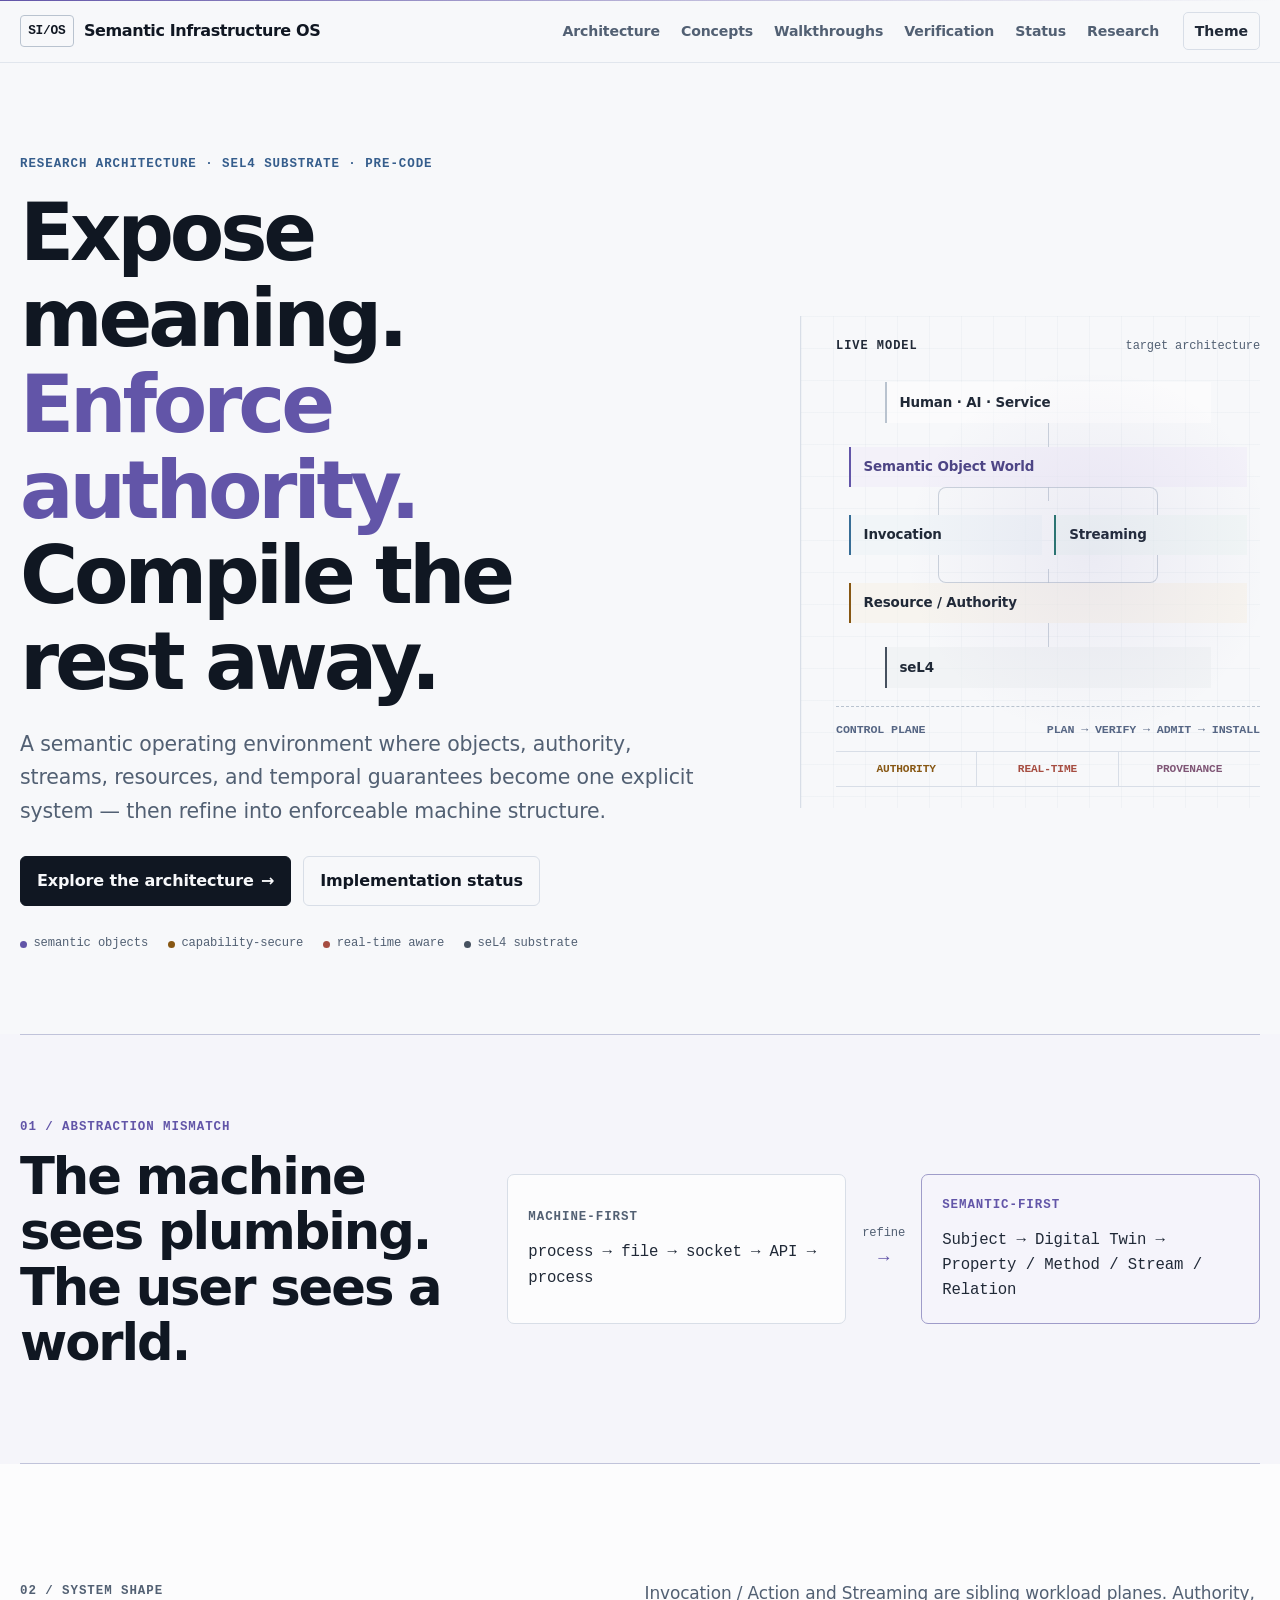
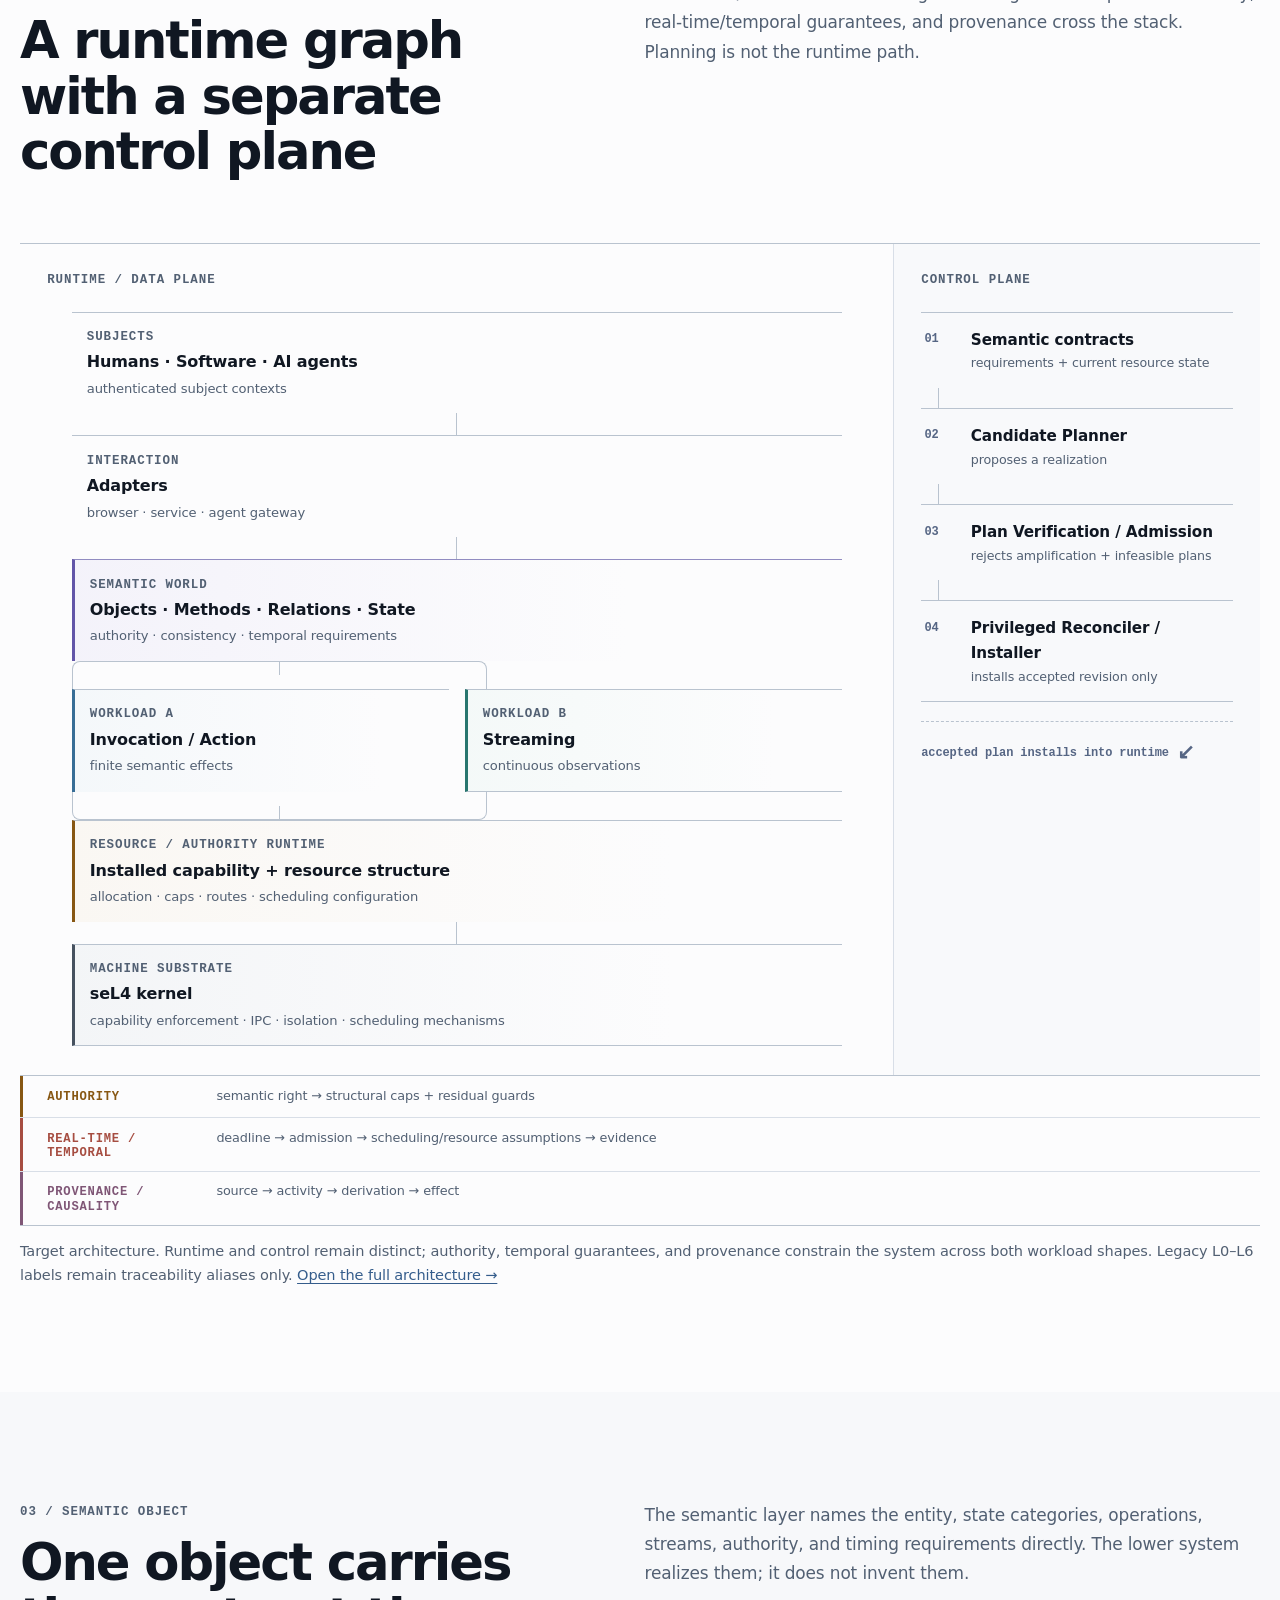
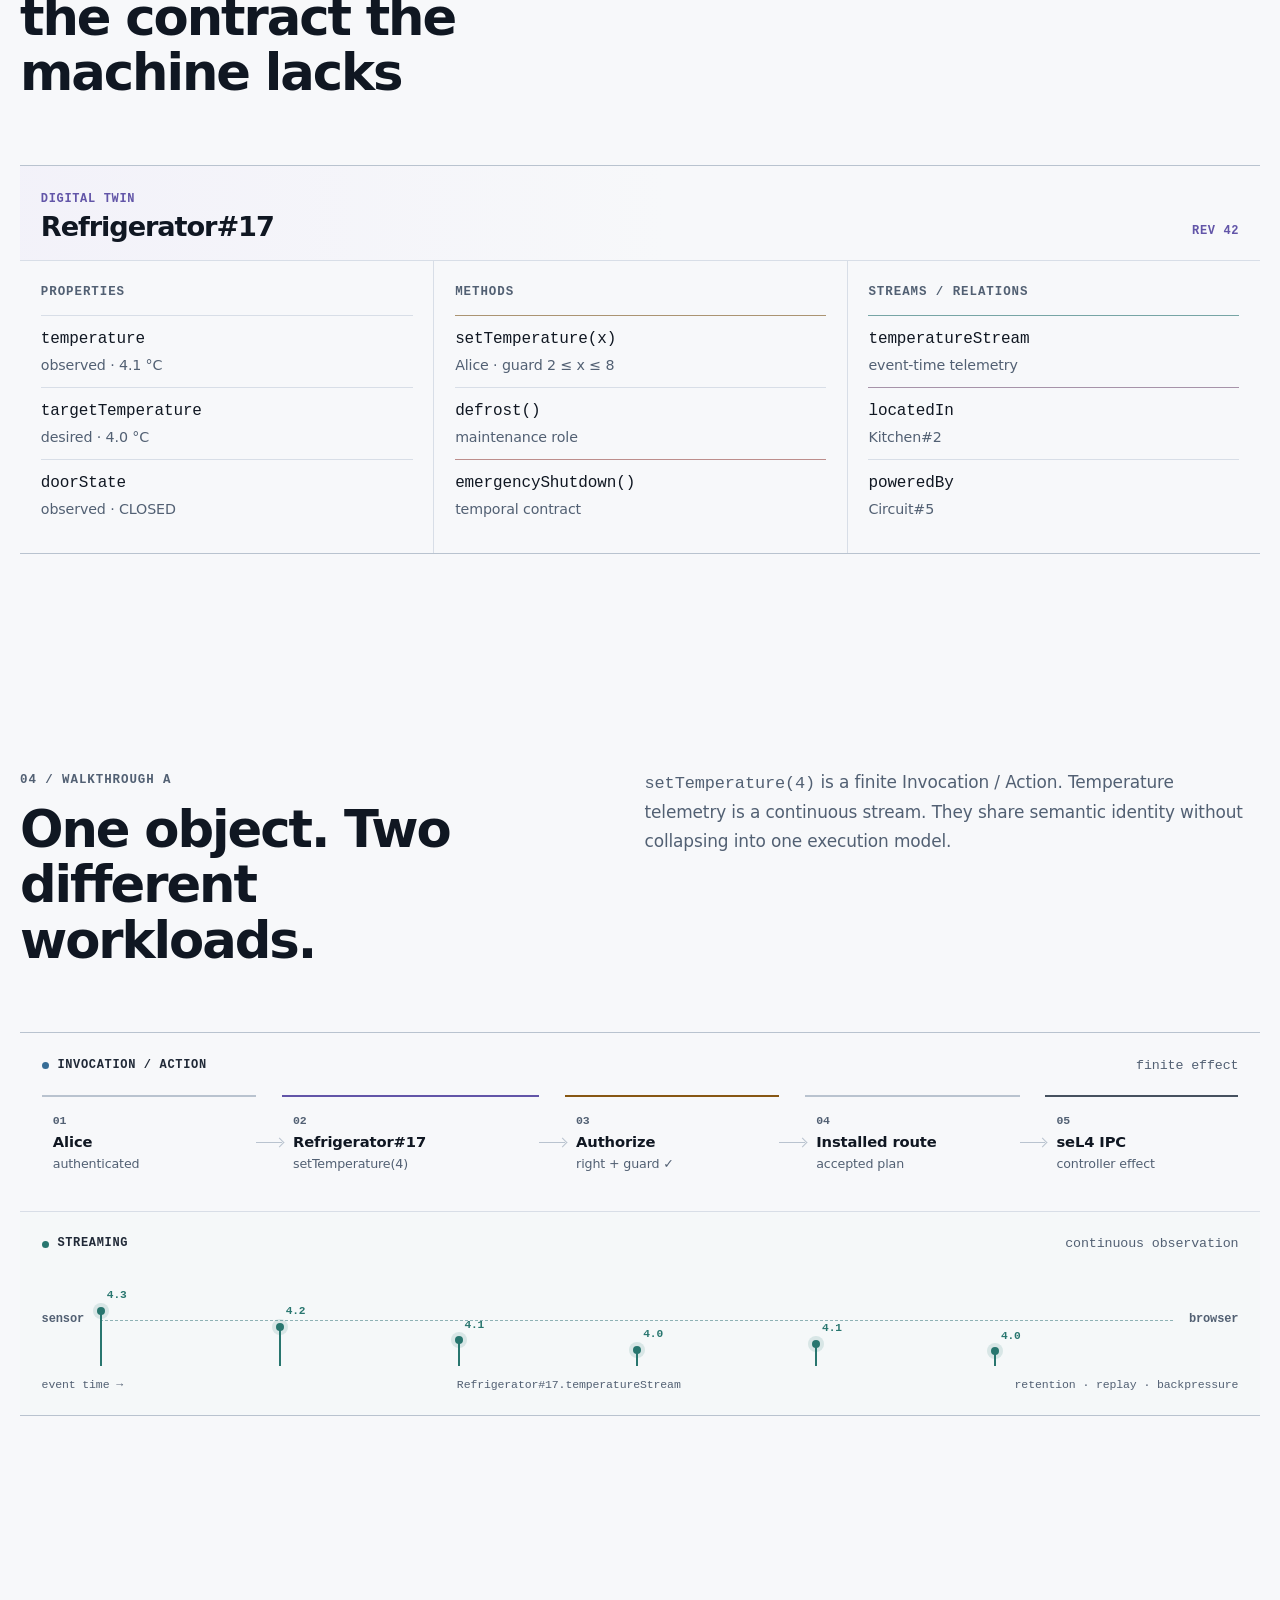
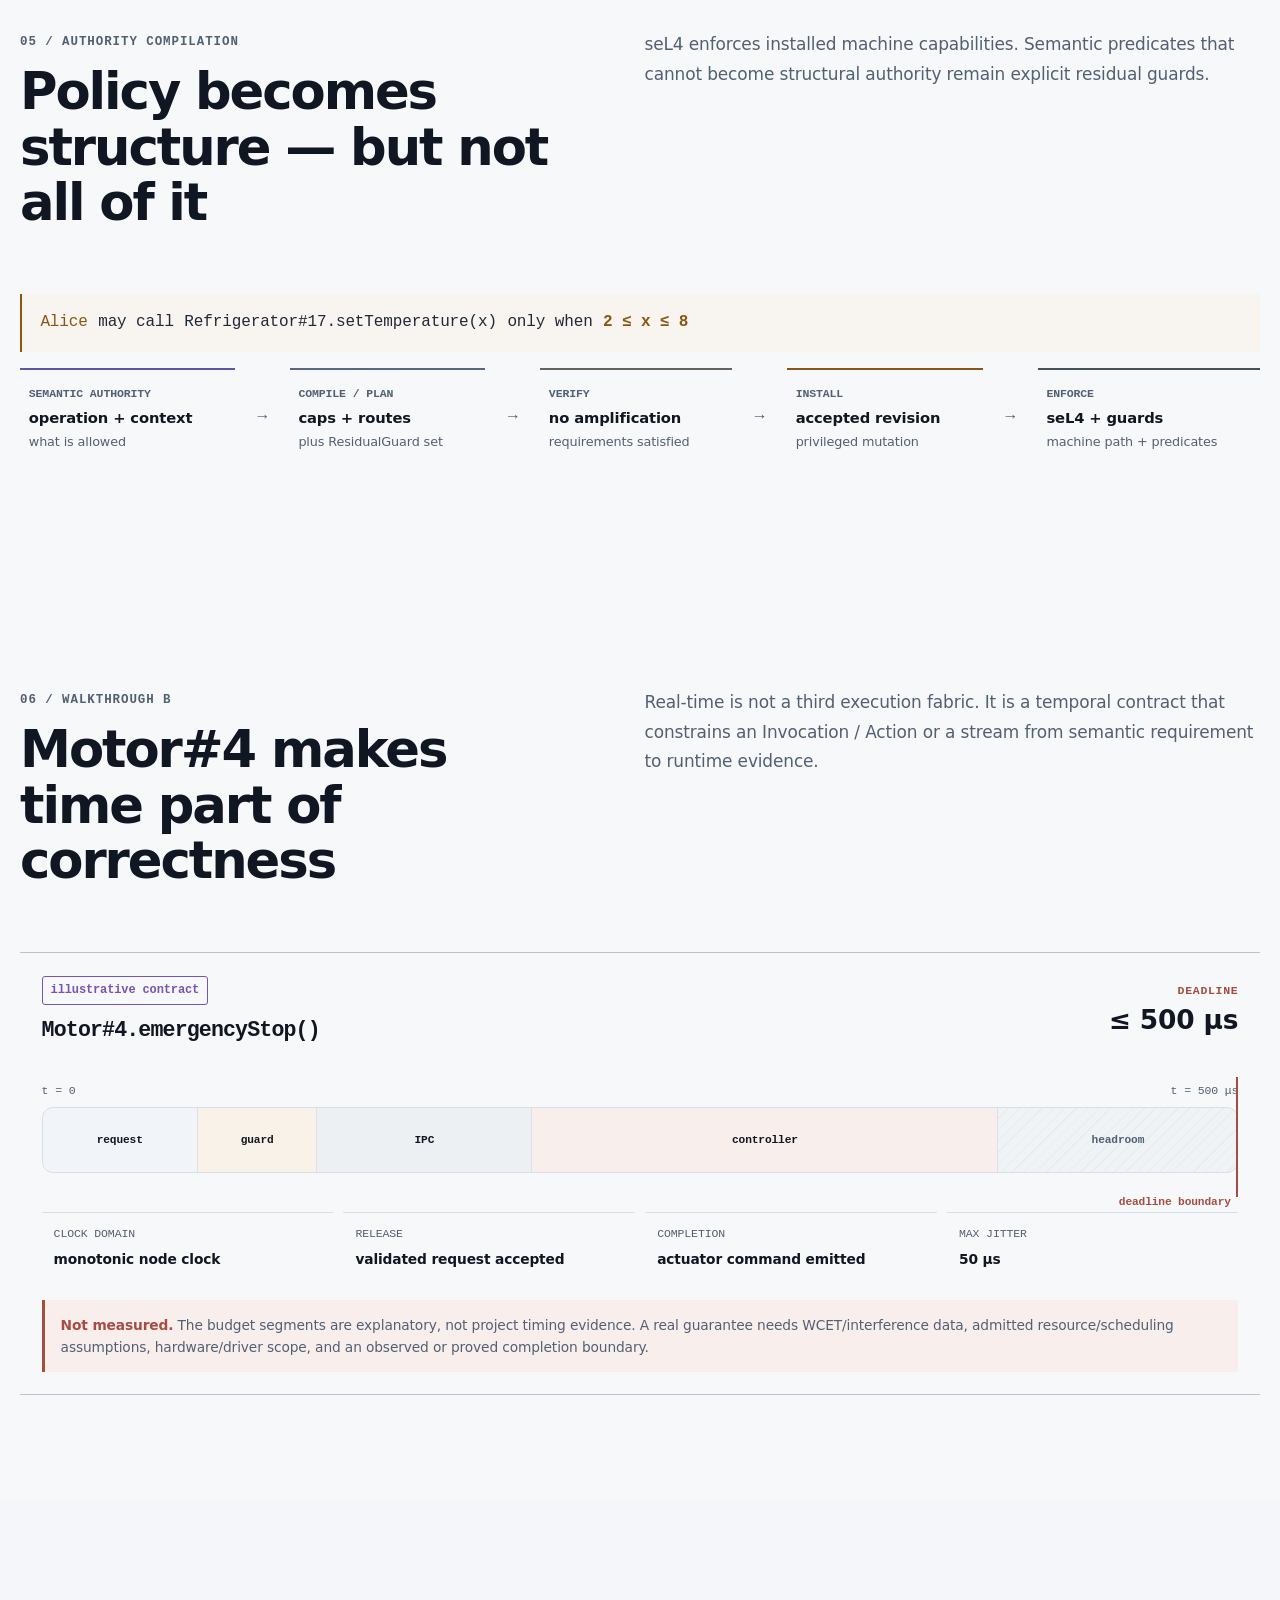
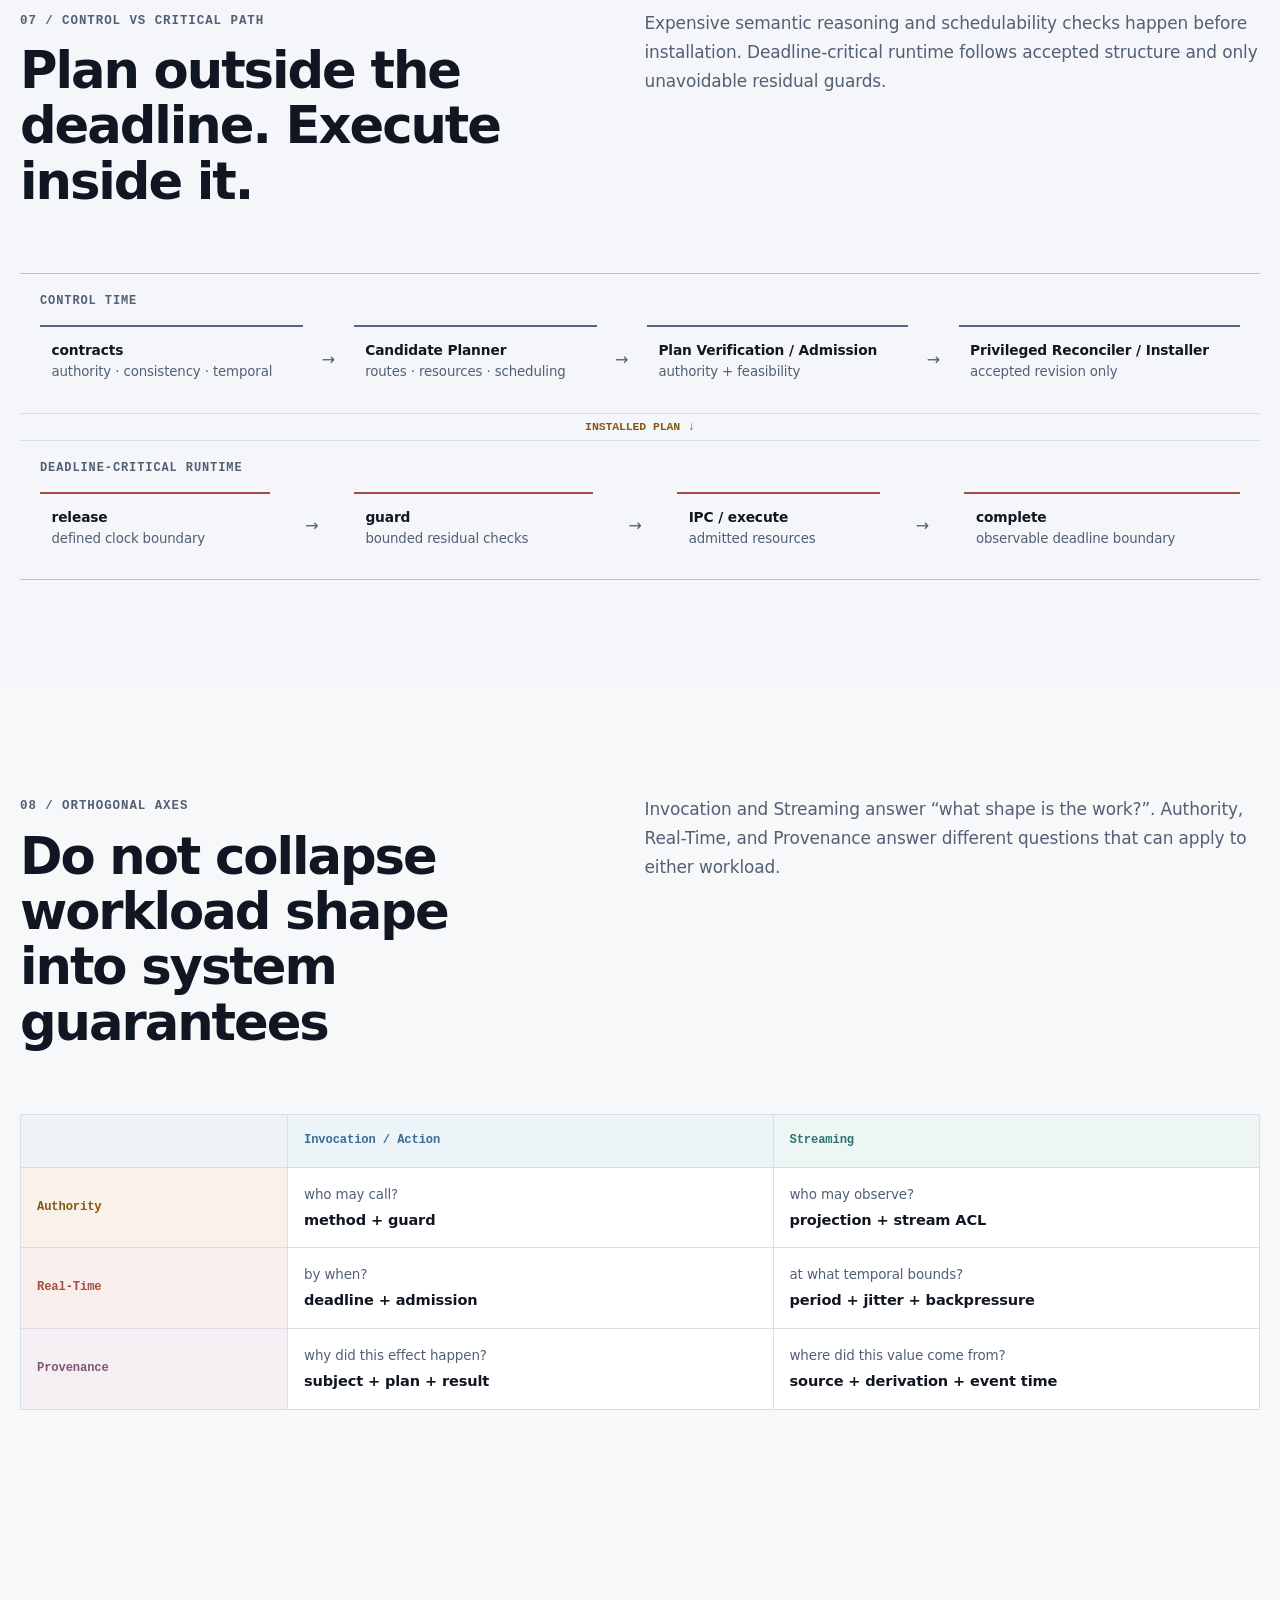
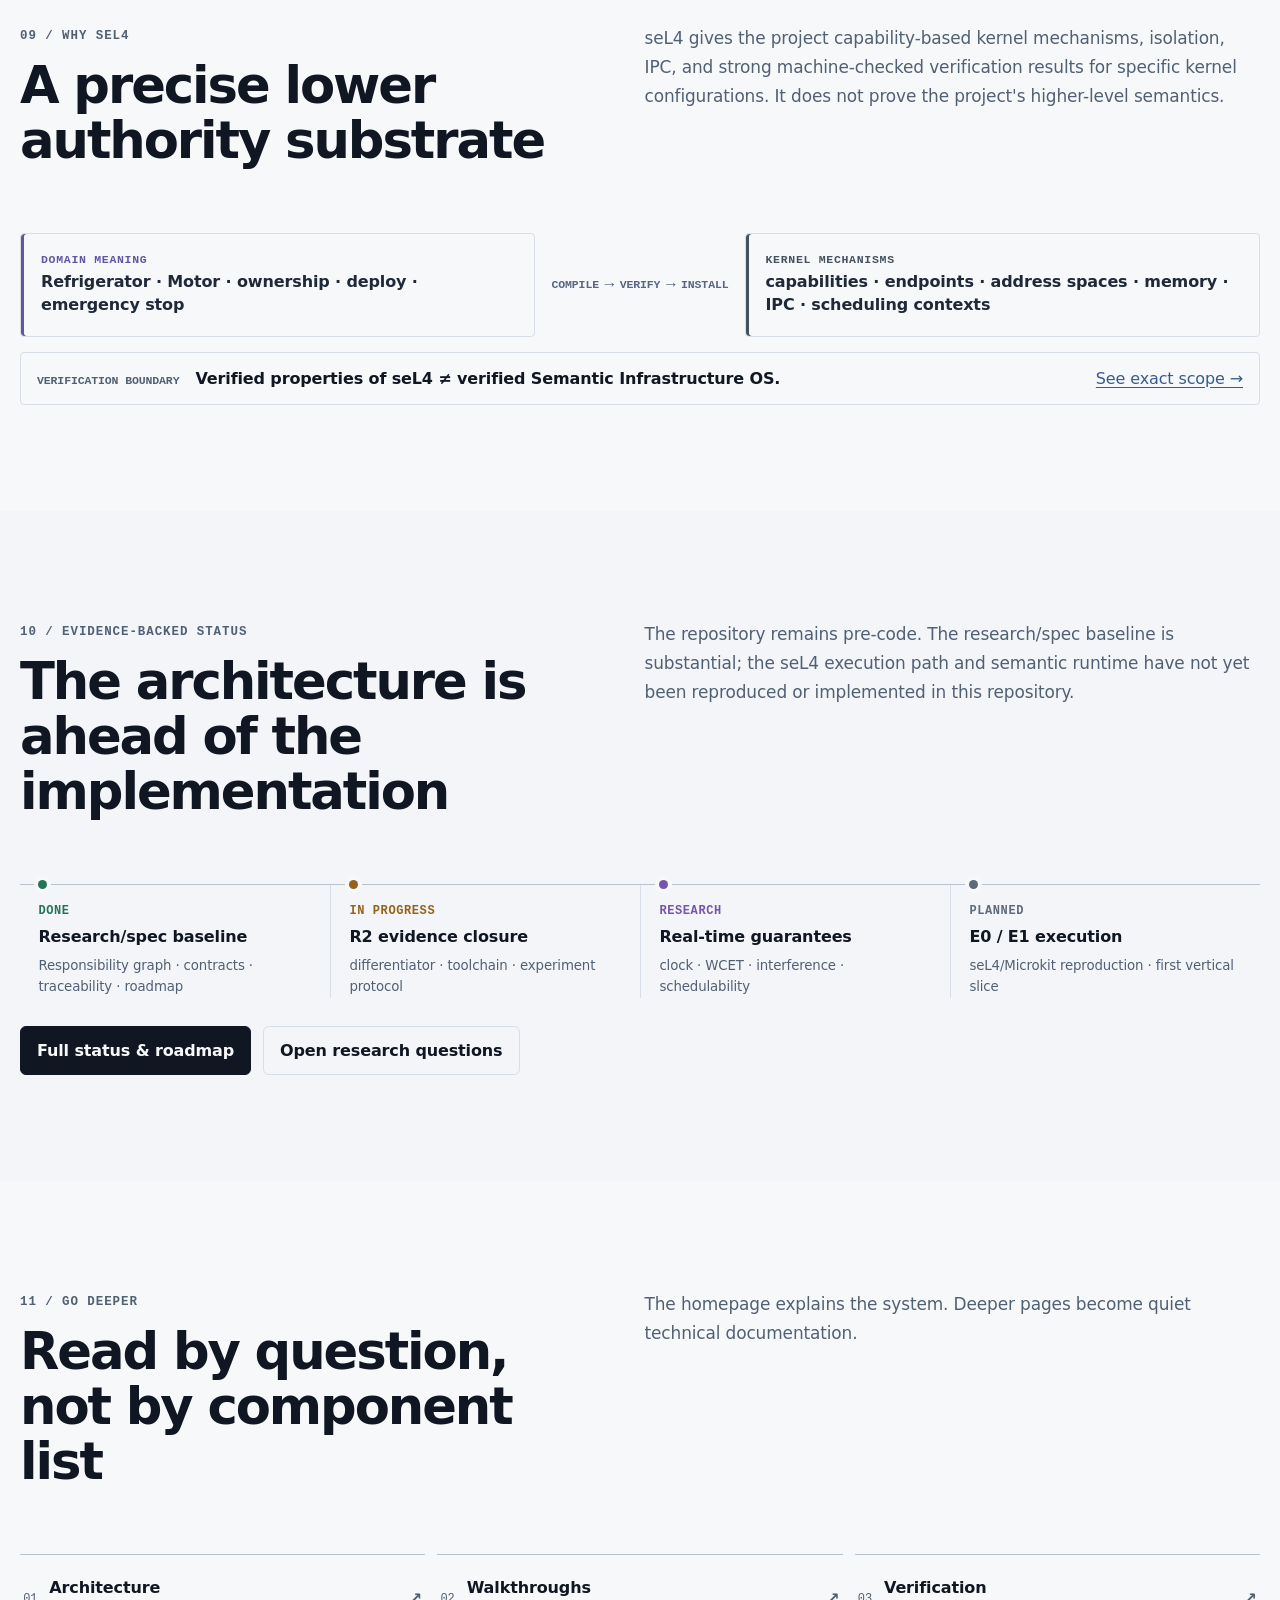
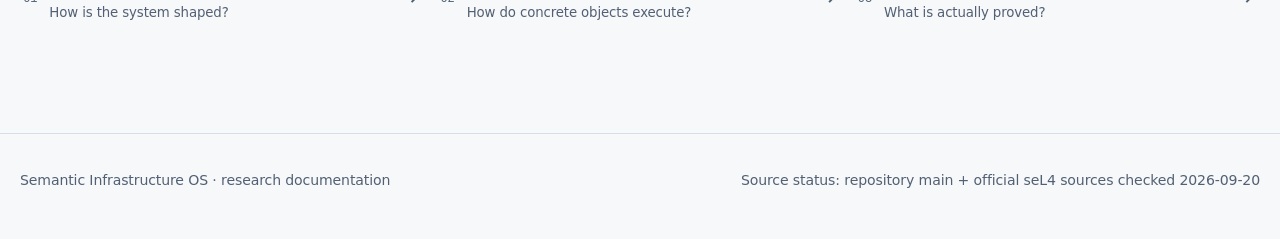
<file: index.html>
<!doctype html>
<html lang="en">
<head>
  <meta charset="utf-8">
  <meta name="viewport" content="width=device-width, initial-scale=1">
  <meta name="description" content="Semantic Infrastructure OS: semantic objects, authority, temporal planning, capability topology, and bounded execution on seL4.">
  <meta property="og:title" content="Semantic Infrastructure OS">
  <meta property="og:description" content="Expose meaning. Enforce authority. Compile the rest away.">
  <title>Semantic Infrastructure OS — semantics above, enforcement below</title>
  <link rel="icon" href="favicon.svg" type="image/svg+xml">
  <link rel="stylesheet" href="assets/styles.css">
  <link rel="stylesheet" href="assets/home-redesign.css">
  <script defer src="assets/site.js"></script>
</head>
<body class="home">
<a class="skip-link" href="#content">Skip to content</a>
<header class="site-header">
  <div class="header-inner">
    <a class="brand" href="index.html"><span class="brand-mark">SI/OS</span><span class="brand-name">Semantic Infrastructure OS</span></a>
    <button class="icon-button nav-toggle" data-nav-toggle aria-expanded="false" aria-label="Toggle navigation">Menu</button>
    <nav class="site-nav" data-nav aria-label="Primary">
      <a href="architecture.html">Architecture</a>
      <a href="concepts.html">Concepts</a>
      <a href="walkthroughs.html">Walkthroughs</a>
      <a href="verification.html">Verification</a>
      <a href="status.html">Status</a>
      <a href="research.html">Research</a>
    </nav>
    <button class="icon-button theme-button" data-theme-toggle aria-label="Toggle color theme">Theme</button>
  </div>
</header>

<main id="content">
  <section class="hero hero-system">
    <div class="hero-copy">
      <p class="eyebrow">Research architecture · seL4 substrate · pre-code</p>
      <h1>Expose meaning.<br><span>Enforce authority.</span><br>Compile the rest away.</h1>
      <p class="lede">A semantic operating environment where objects, authority, streams, resources, and temporal guarantees become one explicit system — then refine into enforceable machine structure.</p>
      <div class="hero-actions">
        <a class="button primary" href="#architecture">Explore the architecture <span aria-hidden="true">→</span></a>
        <a class="button" href="status.html">Implementation status</a>
      </div>
      <div class="status-rail" aria-label="Project summary">
        <span><i class="dot semantic-dot"></i> semantic objects</span>
        <span><i class="dot authority-dot"></i> capability-secure</span>
        <span><i class="dot realtime-dot"></i> real-time aware</span>
        <span><i class="dot substrate-dot"></i> seL4 substrate</span>
      </div>
    </div>

    <aside class="hero-map" aria-label="Semantic Infrastructure OS overview">
      <div class="map-caption"><span>LIVE MODEL</span><small>target architecture</small></div>
      <div class="mini-map">
        <div class="mini-node actor">Human · AI · Service</div>
        <div class="mini-link"></div>
        <div class="mini-node semantic-node">Semantic Object World</div>
        <div class="mini-branches" aria-hidden="true"><span></span><span></span></div>
        <div class="mini-pair">
          <div class="mini-node invocation-node">Invocation</div>
          <div class="mini-node streaming-node">Streaming</div>
        </div>
        <div class="mini-merge" aria-hidden="true"><span></span><span></span></div>
        <div class="mini-node resource-node">Resource / Authority</div>
        <div class="mini-link"></div>
        <div class="mini-node substrate-node">seL4</div>
      </div>
      <div class="mini-control">
        <span>CONTROL PLANE</span>
        <strong>PLAN → VERIFY → ADMIT → INSTALL</strong>
      </div>
      <div class="mini-contracts">
        <span class="authority">AUTHORITY</span>
        <span class="realtime">REAL-TIME</span>
        <span class="provenance">PROVENANCE</span>
      </div>
    </aside>
  </section>

  <section class="concept-shift" id="problem">
    <div>
      <span class="kicker">01 / ABSTRACTION MISMATCH</span>
      <h2>The machine sees plumbing.<br>The user sees a world.</h2>
    </div>
    <div class="shift-diagram" aria-label="Traditional machine model versus semantic model">
      <div class="shift-side muted-side">
        <span class="shift-label">machine-first</span>
        <code>process → file → socket → API → process</code>
      </div>
      <div class="shift-axis"><span>refine</span><b>→</b></div>
      <div class="shift-side semantic-side">
        <span class="shift-label">semantic-first</span>
        <code>Subject → Digital Twin → Property / Method / Stream / Relation</code>
      </div>
    </div>
  </section>

  <section class="section architecture-section" id="architecture">
    <div class="section-intro">
      <div><span class="kicker">02 / SYSTEM SHAPE</span><h2>A runtime graph with a separate control plane</h2></div>
      <p>Invocation / Action and Streaming are sibling workload planes. Authority, real-time/temporal guarantees, and provenance cross the stack. Planning is not the runtime path.</p>
    </div>

    <figure class="system-map system-map-v2" data-testid="main-architecture">
      <div class="system-frame">
        <section class="system-plane runtime-plane" aria-label="Runtime and data plane">
          <div class="map-zone-label">RUNTIME / DATA PLANE</div>
          <div class="runtime-stack">
            <div class="runtime-node actors">
              <span class="node-kicker">SUBJECTS</span>
              <strong>Humans · Software · AI agents</strong>
              <small>authenticated subject contexts</small>
            </div>
            <div class="runtime-flow" aria-hidden="true"></div>
            <div class="runtime-node adapters">
              <span class="node-kicker">INTERACTION</span>
              <strong>Adapters</strong>
              <small>browser · service · agent gateway</small>
            </div>
            <div class="runtime-flow" aria-hidden="true"></div>
            <div class="runtime-node semantic">
              <span class="node-kicker">SEMANTIC WORLD</span>
              <strong>Objects · Methods · Relations · State</strong>
              <small>authority · consistency · temporal requirements</small>
            </div>
            <div class="fork-lines" aria-hidden="true"><span></span><span></span></div>
            <div class="workload-row">
              <div class="runtime-node invocation">
                <span class="node-kicker">WORKLOAD A</span>
                <strong>Invocation / Action</strong>
                <small>finite semantic effects</small>
              </div>
              <div class="runtime-node streaming">
                <span class="node-kicker">WORKLOAD B</span>
                <strong>Streaming</strong>
                <small>continuous observations</small>
              </div>
            </div>
            <div class="merge-lines" aria-hidden="true"><span></span><span></span></div>
            <div class="runtime-node resource">
              <span class="node-kicker">RESOURCE / AUTHORITY RUNTIME</span>
              <strong>Installed capability + resource structure</strong>
              <small>allocation · caps · routes · scheduling configuration</small>
            </div>
            <div class="runtime-flow" aria-hidden="true"></div>
            <div class="runtime-node substrate">
              <span class="node-kicker">MACHINE SUBSTRATE</span>
              <strong>seL4 kernel</strong>
              <small>capability enforcement · IPC · isolation · scheduling mechanisms</small>
            </div>
          </div>
        </section>

        <aside class="system-plane control-plane" aria-label="Control plane">
          <div class="map-zone-label">CONTROL PLANE</div>
          <div class="control-stack">
            <div class="control-stage">
              <span>01</span><strong>Semantic contracts</strong><small>requirements + current resource state</small>
            </div>
            <div class="control-arrow" aria-hidden="true">↓</div>
            <div class="control-stage planner">
              <span>02</span><strong>Candidate Planner</strong><small>proposes a realization</small>
            </div>
            <div class="control-arrow" aria-hidden="true">↓</div>
            <div class="control-stage verifier">
              <span>03</span><strong>Plan Verification / Admission</strong><small>rejects amplification + infeasible plans</small>
            </div>
            <div class="control-arrow" aria-hidden="true">↓</div>
            <div class="control-stage installer">
              <span>04</span><strong>Privileged Reconciler / Installer</strong><small>installs accepted revision only</small>
            </div>
          </div>
          <div class="install-link"><span>accepted plan installs into runtime</span><b aria-hidden="true">↙</b></div>
        </aside>

        <div class="crosscut-layer" aria-label="Cross-cutting system contracts">
          <div class="crosscut authority"><span>AUTHORITY</span><small>semantic right → structural caps + residual guards</small></div>
          <div class="crosscut realtime"><span>REAL-TIME / TEMPORAL</span><small>deadline → admission → scheduling/resource assumptions → evidence</small></div>
          <div class="crosscut provenance"><span>PROVENANCE / CAUSALITY</span><small>source → activity → derivation → effect</small></div>
        </div>
      </div>

      <figcaption>Target architecture. Runtime and control remain distinct; authority, temporal guarantees, and provenance constrain the system across both workload shapes. Legacy L0–L6 labels remain traceability aliases only. <a href="architecture.html">Open the full architecture →</a></figcaption>
    </figure>
  </section>

  <section class="section semantic-specimen-section" id="semantic-model">
    <div class="section-intro">
      <div><span class="kicker">03 / SEMANTIC OBJECT</span><h2>One object carries the contract the machine lacks</h2></div>
      <p>The semantic layer names the entity, state categories, operations, streams, authority, and timing requirements directly. The lower system realizes them; it does not invent them.</p>
    </div>

    <div class="object-specimen">
      <div class="object-head">
        <div><span class="object-type">Digital Twin</span><h3>Refrigerator#17</h3></div>
        <span class="object-revision">rev 42</span>
      </div>
      <div class="object-grid">
        <div class="object-column">
          <span class="spec-label">PROPERTIES</span>
          <div class="spec-row"><code>temperature</code><span>observed · 4.1 °C</span></div>
          <div class="spec-row"><code>targetTemperature</code><span>desired · 4.0 °C</span></div>
          <div class="spec-row"><code>doorState</code><span>observed · CLOSED</span></div>
        </div>
        <div class="object-column">
          <span class="spec-label">METHODS</span>
          <div class="spec-row authority-accent"><code>setTemperature(x)</code><span>Alice · guard 2 ≤ x ≤ 8</span></div>
          <div class="spec-row"><code>defrost()</code><span>maintenance role</span></div>
          <div class="spec-row realtime-accent"><code>emergencyShutdown()</code><span>temporal contract</span></div>
        </div>
        <div class="object-column">
          <span class="spec-label">STREAMS / RELATIONS</span>
          <div class="spec-row streaming-accent"><code>temperatureStream</code><span>event-time telemetry</span></div>
          <div class="spec-row provenance-accent"><code>locatedIn</code><span>Kitchen#2</span></div>
          <div class="spec-row"><code>poweredBy</code><span>Circuit#5</span></div>
        </div>
      </div>
    </div>
  </section>

  <section class="section walkthrough-section" id="refrigerator">
    <div class="section-intro">
      <div><span class="kicker">04 / WALKTHROUGH A</span><h2>One object. Two different workloads.</h2></div>
      <p><code>setTemperature(4)</code> is a finite Invocation / Action. Temperature telemetry is a continuous stream. They share semantic identity without collapsing into one execution model.</p>
    </div>

    <div class="refrigerator-visual">
      <div class="invocation-lane">
        <div class="lane-title"><span class="lane-dot invocation-dot"></span><strong>INVOCATION / ACTION</strong><small>finite effect</small></div>
        <div class="flow-track invocation-track">
          <div class="flow-node"><span>01</span><strong>Alice</strong><small>authenticated</small></div>
          <div class="flow-segment"></div>
          <div class="flow-node semantic-flow"><span>02</span><strong>Refrigerator#17</strong><small>setTemperature(4)</small></div>
          <div class="flow-segment"></div>
          <div class="flow-node authority-flow"><span>03</span><strong>Authorize</strong><small>right + guard ✓</small></div>
          <div class="flow-segment"></div>
          <div class="flow-node"><span>04</span><strong>Installed route</strong><small>accepted plan</small></div>
          <div class="flow-segment"></div>
          <div class="flow-node substrate-flow"><span>05</span><strong>seL4 IPC</strong><small>controller effect</small></div>
        </div>
      </div>

      <div class="stream-lane">
        <div class="lane-title"><span class="lane-dot streaming-dot"></span><strong>STREAMING</strong><small>continuous observation</small></div>
        <div class="stream-line" aria-label="Temperature telemetry sample">
          <span class="stream-origin">sensor</span>
          <div class="stream-points">
            <i style="--v:60%"><b>4.3</b></i>
            <i style="--v:43%"><b>4.2</b></i>
            <i style="--v:28%"><b>4.1</b></i>
            <i style="--v:18%"><b>4.0</b></i>
            <i style="--v:24%"><b>4.1</b></i>
            <i style="--v:16%"><b>4.0</b></i>
          </div>
          <span class="stream-destination">browser</span>
        </div>
        <div class="stream-meta"><span>event time →</span><span>Refrigerator#17.temperatureStream</span><span>retention · replay · backpressure</span></div>
      </div>
    </div>
  </section>

  <section class="section authority-section" id="authority">
    <div class="section-intro">
      <div><span class="kicker">05 / AUTHORITY COMPILATION</span><h2>Policy becomes structure — but not all of it</h2></div>
      <p>seL4 enforces installed machine capabilities. Semantic predicates that cannot become structural authority remain explicit residual guards.</p>
    </div>
    <div class="authority-policy">
      <span class="policy-subject">Alice</span>
      <span>may call</span>
      <code>Refrigerator#17.setTemperature(x)</code>
      <span>only when</span>
      <strong>2 ≤ x ≤ 8</strong>
    </div>
    <div class="authority-pipeline" data-testid="authority-diagram">
      <div class="authority-stage semantic-stage"><span>SEMANTIC AUTHORITY</span><strong>operation + context</strong><small>what is allowed</small></div>
      <div class="pipeline-arrow">→</div>
      <div class="authority-stage planner-stage"><span>COMPILE / PLAN</span><strong>caps + routes</strong><small>plus ResidualGuard set</small></div>
      <div class="pipeline-arrow">→</div>
      <div class="authority-stage verify-stage"><span>VERIFY</span><strong>no amplification</strong><small>requirements satisfied</small></div>
      <div class="pipeline-arrow">→</div>
      <div class="authority-stage install-stage"><span>INSTALL</span><strong>accepted revision</strong><small>privileged mutation</small></div>
      <div class="pipeline-arrow">→</div>
      <div class="authority-stage substrate-stage"><span>ENFORCE</span><strong>seL4 + guards</strong><small>machine path + predicates</small></div>
    </div>
  </section>

  <section class="section motor-section" id="motor">
    <div class="section-intro">
      <div><span class="kicker">06 / WALKTHROUGH B</span><h2>Motor#4 makes time part of correctness</h2></div>
      <p>Real-time is not a third execution fabric. It is a temporal contract that constrains an Invocation / Action or a stream from semantic requirement to runtime evidence.</p>
    </div>

    <div class="motor-visual">
      <div class="motor-header">
        <div><span class="badge research">illustrative contract</span><h3><code>Motor#4.emergencyStop()</code></h3></div>
        <div class="deadline-display"><span>DEADLINE</span><strong>≤ 500 μs</strong></div>
      </div>

      <div class="time-axis">
        <div class="axis-labels"><span>t = 0</span><span>t = 500 μs</span></div>
        <div class="axis-bar">
          <span class="budget-segment request" style="--w:13%"><b>request</b></span>
          <span class="budget-segment guard" style="--w:10%"><b>guard</b></span>
          <span class="budget-segment ipc" style="--w:18%"><b>IPC</b></span>
          <span class="budget-segment controller" style="--w:39%"><b>controller</b></span>
          <span class="budget-headroom"><b>headroom</b></span>
        </div>
        <div class="deadline-marker"><span>deadline boundary</span></div>
      </div>

      <div class="temporal-facts">
        <div><span>clock domain</span><strong>monotonic node clock</strong></div>
        <div><span>release</span><strong>validated request accepted</strong></div>
        <div><span>completion</span><strong>actuator command emitted</strong></div>
        <div><span>max jitter</span><strong>50 μs</strong></div>
      </div>
      <p class="evidence-note"><strong>Not measured.</strong> The budget segments are explanatory, not project timing evidence. A real guarantee needs WCET/interference data, admitted resource/scheduling assumptions, hardware/driver scope, and an observed or proved completion boundary.</p>
    </div>
  </section>

  <section class="section planning-section" id="planning-runtime">
    <div class="section-intro">
      <div><span class="kicker">07 / CONTROL VS CRITICAL PATH</span><h2>Plan outside the deadline. Execute inside it.</h2></div>
      <p>Expensive semantic reasoning and schedulability checks happen before installation. Deadline-critical runtime follows accepted structure and only unavoidable residual guards.</p>
    </div>
    <div class="phase-diagram" data-testid="planning-runtime-diagram">
      <div class="phase control-phase">
        <span class="phase-label">CONTROL TIME</span>
        <div class="phase-flow">
          <div><b>contracts</b><small>authority · consistency · temporal</small></div><i>→</i>
          <div><b>Candidate Planner</b><small>routes · resources · scheduling</small></div><i>→</i>
          <div><b>Plan Verification / Admission</b><small>authority + feasibility</small></div><i>→</i>
          <div><b>Privileged Reconciler / Installer</b><small>accepted revision only</small></div>
        </div>
      </div>
      <div class="install-gate"><span>INSTALLED PLAN</span><b>↓</b></div>
      <div class="phase runtime-phase">
        <span class="phase-label">DEADLINE-CRITICAL RUNTIME</span>
        <div class="phase-flow">
          <div><b>release</b><small>defined clock boundary</small></div><i>→</i>
          <div><b>guard</b><small>bounded residual checks</small></div><i>→</i>
          <div><b>IPC / execute</b><small>admitted resources</small></div><i>→</i>
          <div><b>complete</b><small>observable deadline boundary</small></div>
        </div>
      </div>
    </div>
  </section>

  <section class="section axes-section" id="four-concerns">
    <div class="section-intro">
      <div><span class="kicker">08 / ORTHOGONAL AXES</span><h2>Do not collapse workload shape into system guarantees</h2></div>
      <p>Invocation and Streaming answer “what shape is the work?”. Authority, Real-Time, and Provenance answer different questions that can apply to either workload.</p>
    </div>
    <div class="axes-matrix">
      <div class="matrix-head"></div>
      <div class="matrix-head invocation-head">Invocation / Action</div>
      <div class="matrix-head streaming-head">Streaming</div>
      <div class="matrix-row-label authority">Authority</div>
      <div class="matrix-cell"><span>who may call?</span><b>method + guard</b></div>
      <div class="matrix-cell"><span>who may observe?</span><b>projection + stream ACL</b></div>
      <div class="matrix-row-label realtime">Real-Time</div>
      <div class="matrix-cell"><span>by when?</span><b>deadline + admission</b></div>
      <div class="matrix-cell"><span>at what temporal bounds?</span><b>period + jitter + backpressure</b></div>
      <div class="matrix-row-label provenance">Provenance</div>
      <div class="matrix-cell"><span>why did this effect happen?</span><b>subject + plan + result</b></div>
      <div class="matrix-cell"><span>where did this value come from?</span><b>source + derivation + event time</b></div>
    </div>
  </section>

  <section class="section substrate-section" id="sel4">
    <div class="section-intro">
      <div><span class="kicker">09 / WHY seL4</span><h2>A precise lower authority substrate</h2></div>
      <p>seL4 gives the project capability-based kernel mechanisms, isolation, IPC, and strong machine-checked verification results for specific kernel configurations. It does not prove the project's higher-level semantics.</p>
    </div>
    <div class="refinement-visual">
      <div class="refinement-side semantic-refinement">
        <span>DOMAIN MEANING</span>
        <strong>Refrigerator · Motor · ownership · deploy · emergency stop</strong>
      </div>
      <div class="refinement-core">
        <span>COMPILE</span><b>→</b><span>VERIFY</span><b>→</b><span>INSTALL</span>
      </div>
      <div class="refinement-side substrate-refinement">
        <span>KERNEL MECHANISMS</span>
        <strong>capabilities · endpoints · address spaces · memory · IPC · scheduling contexts</strong>
      </div>
    </div>
    <div class="verification-boundary"><span>VERIFICATION BOUNDARY</span><strong>Verified properties of seL4 ≠ verified Semantic Infrastructure OS.</strong><a href="verification.html">See exact scope →</a></div>
  </section>

  <section class="section status-section" id="status">
    <div class="section-intro">
      <div><span class="kicker">10 / EVIDENCE-BACKED STATUS</span><h2>The architecture is ahead of the implementation</h2></div>
      <p>The repository remains pre-code. The research/spec baseline is substantial; the seL4 execution path and semantic runtime have not yet been reproduced or implemented in this repository.</p>
    </div>
    <div class="status-timeline">
      <div class="status-item done"><span>DONE</span><strong>Research/spec baseline</strong><small>Responsibility graph · contracts · traceability · roadmap</small></div>
      <div class="status-item progress"><span>IN PROGRESS</span><strong>R2 evidence closure</strong><small>differentiator · toolchain · experiment protocol</small></div>
      <div class="status-item research"><span>RESEARCH</span><strong>Real-time guarantees</strong><small>clock · WCET · interference · schedulability</small></div>
      <div class="status-item planned"><span>PLANNED</span><strong>E0 / E1 execution</strong><small>seL4/Microkit reproduction · first vertical slice</small></div>
    </div>
    <div class="hero-actions"><a class="button primary" href="status.html">Full status & roadmap</a><a class="button" href="research.html">Open research questions</a></div>
  </section>

  <section class="section entry-section" id="entry-points">
    <div class="section-intro">
      <div><span class="kicker">11 / GO DEEPER</span><h2>Read by question, not by component list</h2></div>
      <p>The homepage explains the system. Deeper pages become quiet technical documentation.</p>
    </div>
    <div class="entry-links">
      <a href="architecture.html"><span>01</span><div><strong>Architecture</strong><small>How is the system shaped?</small></div><b>↗</b></a>
      <a href="walkthroughs.html"><span>02</span><div><strong>Walkthroughs</strong><small>How do concrete objects execute?</small></div><b>↗</b></a>
      <a href="verification.html"><span>03</span><div><strong>Verification</strong><small>What is actually proved?</small></div><b>↗</b></a>
    </div>
  </section>
</main>

<footer class="site-footer"><div class="footer-inner"><span>Semantic Infrastructure OS · research documentation</span><span>Source status: repository main + official seL4 sources checked 2026-09-20</span></div></footer>
</body>
</html>
</file>
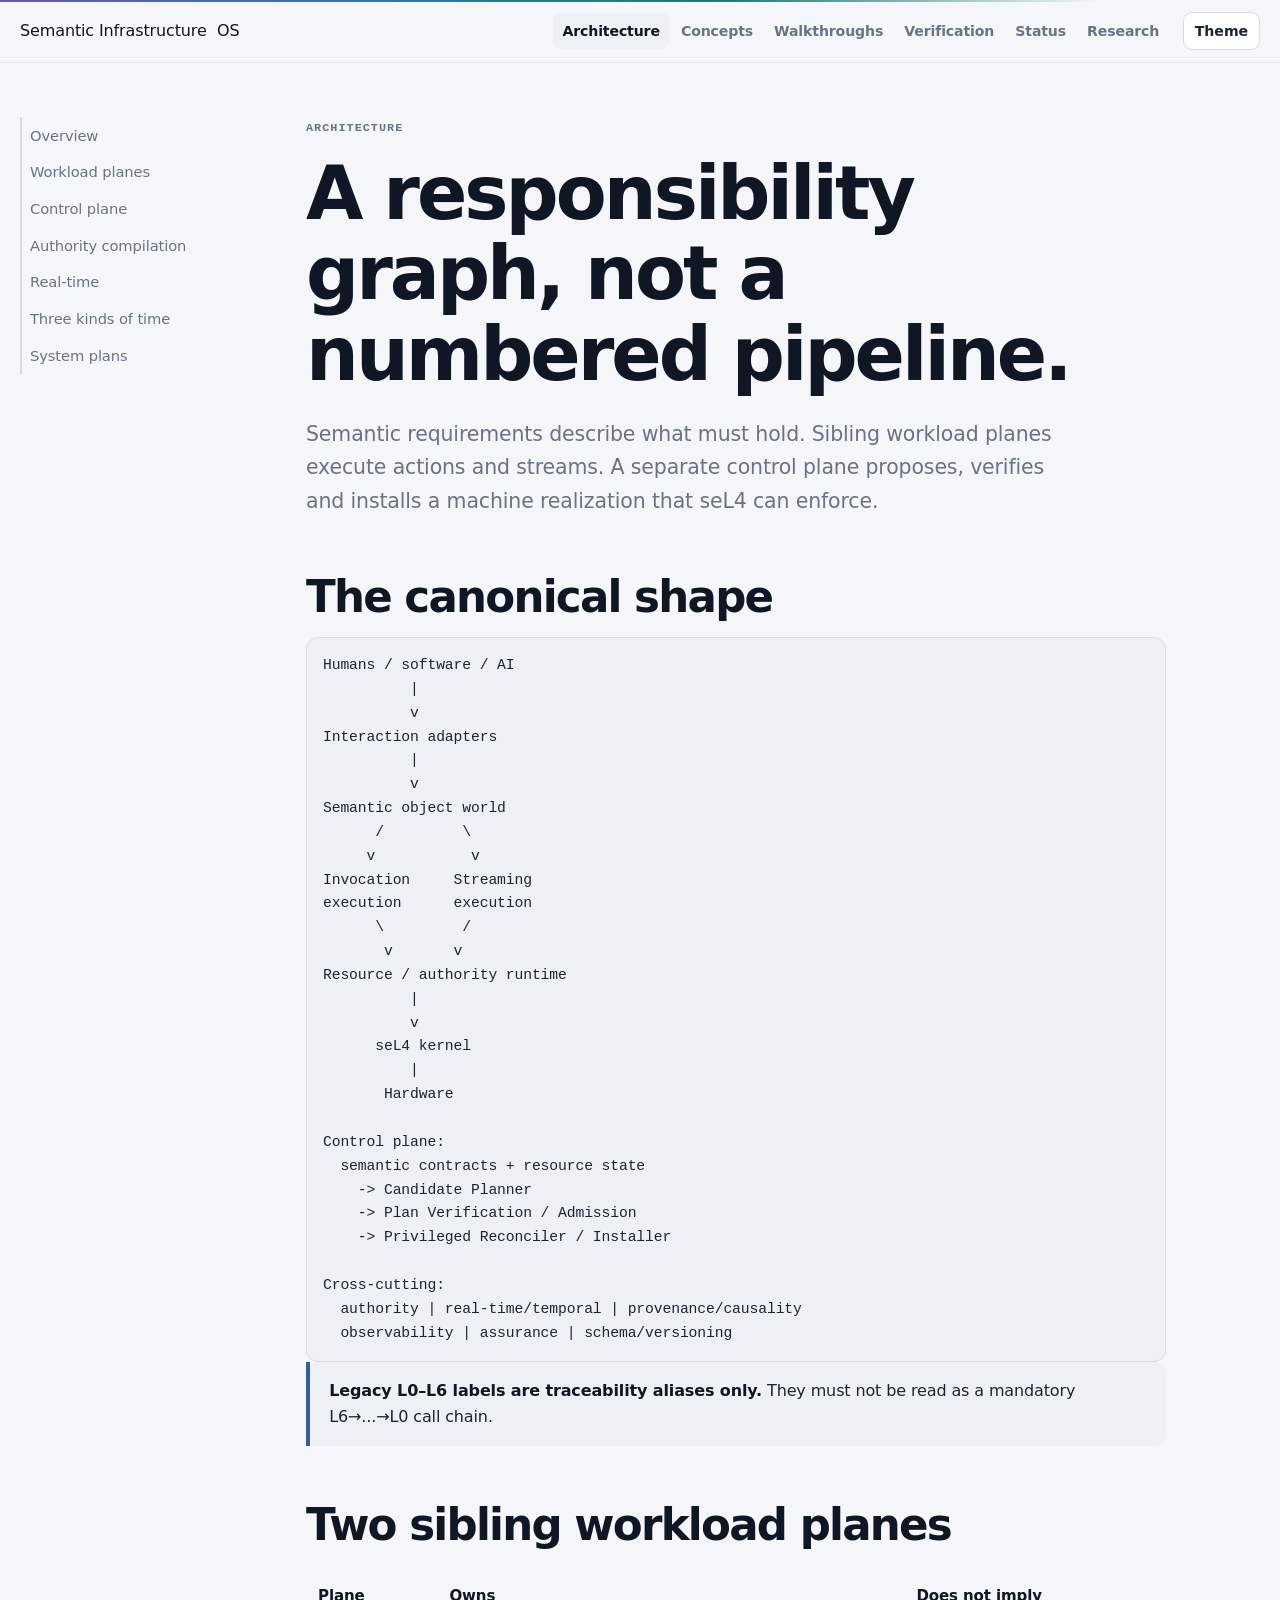
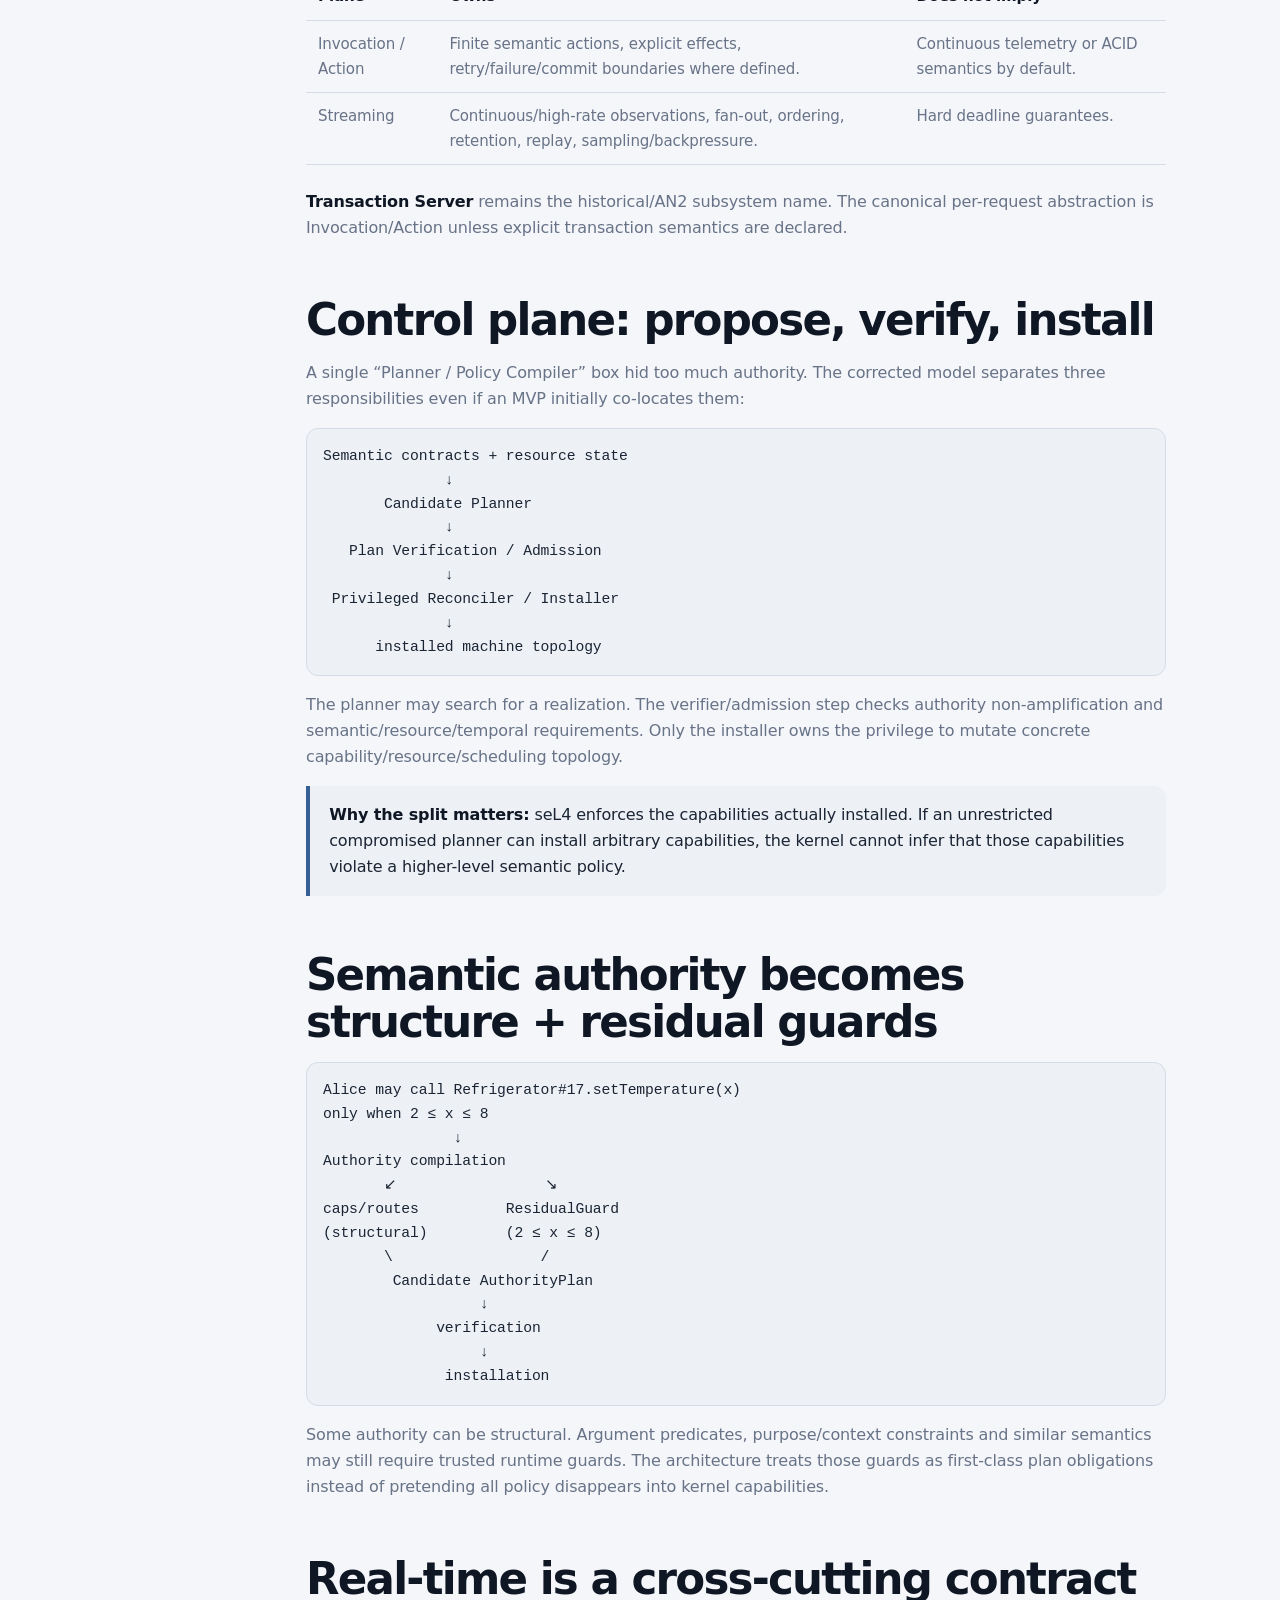
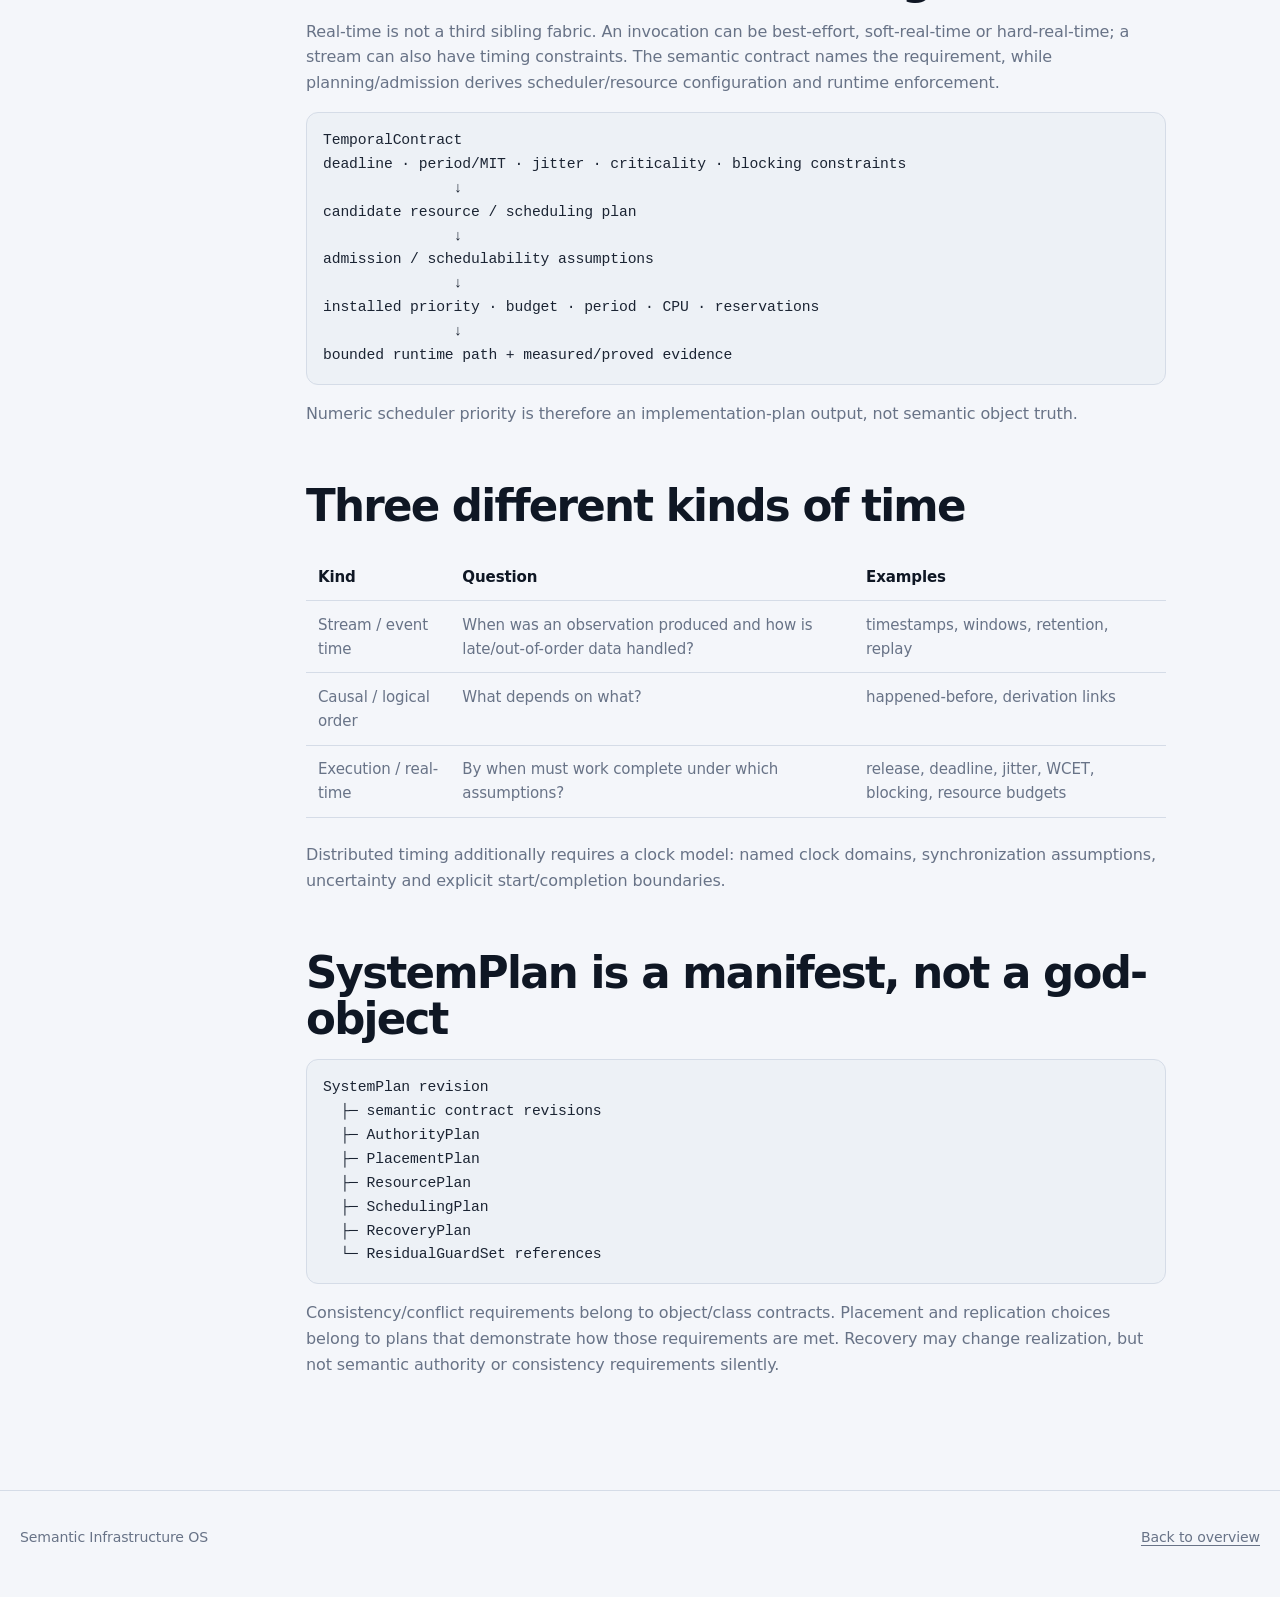
<file: architecture.html>
<!doctype html><html lang="en"><head><meta charset="utf-8"><meta name="viewport" content="width=device-width, initial-scale=1"><meta name="description" content="Architecture of the Semantic Infrastructure OS."><title>Architecture — Semantic Infrastructure OS</title><link rel="icon" href="favicon.svg" type="image/svg+xml"><link rel="stylesheet" href="assets/styles.css"><script defer src="assets/site.js"></script></head><body>
<a class="skip-link" href="#content">Skip to content</a><header class="site-header"><div class="header-inner"><a class="brand" href="index.html">Semantic Infrastructure <span>OS</span></a><button class="icon-button nav-toggle" data-nav-toggle aria-expanded="false" aria-label="Toggle navigation">Menu</button><nav class="site-nav" data-nav aria-label="Primary"><a aria-current="page" href="architecture.html">Architecture</a><a href="concepts.html">Concepts</a><a href="walkthroughs.html">Walkthroughs</a><a href="verification.html">Verification</a><a href="status.html">Status</a><a href="research.html">Research</a></nav><button class="icon-button" data-theme-toggle aria-label="Toggle color theme">Theme</button></div></header>
<main id="content"><div class="docs-layout"><nav class="docs-nav" aria-label="On this page"><a href="#overview">Overview</a><a href="#workloads">Workload planes</a><a href="#control">Control plane</a><a href="#authority">Authority compilation</a><a href="#realtime">Real-time</a><a href="#time">Three kinds of time</a><a href="#plans">System plans</a></nav><article class="prose">
<p class="eyebrow">Architecture</p><h1>A responsibility graph, not a numbered pipeline.</h1><p class="lede">Semantic requirements describe what must hold. Sibling workload planes execute actions and streams. A separate control plane proposes, verifies and installs a machine realization that seL4 can enforce.</p>
<h2 id="overview">The canonical shape</h2><pre>Humans / software / AI
          |
          v
Interaction adapters
          |
          v
Semantic object world
      /         \
     v           v
Invocation     Streaming
execution      execution
      \         /
       v       v
Resource / authority runtime
          |
          v
      seL4 kernel
          |
       Hardware

Control plane:
  semantic contracts + resource state
    -> Candidate Planner
    -> Plan Verification / Admission
    -> Privileged Reconciler / Installer

Cross-cutting:
  authority | real-time/temporal | provenance/causality
  observability | assurance | schema/versioning</pre>
<div class="callout"><strong>Legacy L0–L6 labels are traceability aliases only.</strong> They must not be read as a mandatory L6→...→L0 call chain.</div>
<h2 id="workloads">Two sibling workload planes</h2><table><thead><tr><th>Plane</th><th>Owns</th><th>Does not imply</th></tr></thead><tbody><tr><td>Invocation / Action</td><td>Finite semantic actions, explicit effects, retry/failure/commit boundaries where defined.</td><td>Continuous telemetry or ACID semantics by default.</td></tr><tr><td>Streaming</td><td>Continuous/high-rate observations, fan-out, ordering, retention, replay, sampling/backpressure.</td><td>Hard deadline guarantees.</td></tr></tbody></table>
<p><strong>Transaction Server</strong> remains the historical/AN2 subsystem name. The canonical per-request abstraction is Invocation/Action unless explicit transaction semantics are declared.</p>
<h2 id="control">Control plane: propose, verify, install</h2><p>A single “Planner / Policy Compiler” box hid too much authority. The corrected model separates three responsibilities even if an MVP initially co-locates them:</p>
<pre>Semantic contracts + resource state
              ↓
       Candidate Planner
              ↓
   Plan Verification / Admission
              ↓
 Privileged Reconciler / Installer
              ↓
      installed machine topology</pre>
<p>The planner may search for a realization. The verifier/admission step checks authority non-amplification and semantic/resource/temporal requirements. Only the installer owns the privilege to mutate concrete capability/resource/scheduling topology.</p>
<div class="callout"><strong>Why the split matters:</strong> seL4 enforces the capabilities actually installed. If an unrestricted compromised planner can install arbitrary capabilities, the kernel cannot infer that those capabilities violate a higher-level semantic policy.</div>
<h2 id="authority">Semantic authority becomes structure + residual guards</h2><pre>Alice may call Refrigerator#17.setTemperature(x)
only when 2 ≤ x ≤ 8
               ↓
Authority compilation
       ↙                 ↘
caps/routes          ResidualGuard
(structural)         (2 ≤ x ≤ 8)
       \                 /
        Candidate AuthorityPlan
                  ↓
             verification
                  ↓
              installation</pre>
<p>Some authority can be structural. Argument predicates, purpose/context constraints and similar semantics may still require trusted runtime guards. The architecture treats those guards as first-class plan obligations instead of pretending all policy disappears into kernel capabilities.</p>
<h2 id="realtime">Real-time is a cross-cutting contract</h2><p>Real-time is not a third sibling fabric. An invocation can be best-effort, soft-real-time or hard-real-time; a stream can also have timing constraints. The semantic contract names the requirement, while planning/admission derives scheduler/resource configuration and runtime enforcement.</p>
<pre>TemporalContract
deadline · period/MIT · jitter · criticality · blocking constraints
               ↓
candidate resource / scheduling plan
               ↓
admission / schedulability assumptions
               ↓
installed priority · budget · period · CPU · reservations
               ↓
bounded runtime path + measured/proved evidence</pre>
<p>Numeric scheduler priority is therefore an implementation-plan output, not semantic object truth.</p>
<h2 id="time">Three different kinds of time</h2><table><thead><tr><th>Kind</th><th>Question</th><th>Examples</th></tr></thead><tbody><tr><td>Stream / event time</td><td>When was an observation produced and how is late/out-of-order data handled?</td><td>timestamps, windows, retention, replay</td></tr><tr><td>Causal / logical order</td><td>What depends on what?</td><td>happened-before, derivation links</td></tr><tr><td>Execution / real-time</td><td>By when must work complete under which assumptions?</td><td>release, deadline, jitter, WCET, blocking, resource budgets</td></tr></tbody></table>
<p>Distributed timing additionally requires a clock model: named clock domains, synchronization assumptions, uncertainty and explicit start/completion boundaries.</p>
<h2 id="plans">SystemPlan is a manifest, not a god-object</h2><pre>SystemPlan revision
  ├─ semantic contract revisions
  ├─ AuthorityPlan
  ├─ PlacementPlan
  ├─ ResourcePlan
  ├─ SchedulingPlan
  ├─ RecoveryPlan
  └─ ResidualGuardSet references</pre>
<p>Consistency/conflict requirements belong to object/class contracts. Placement and replication choices belong to plans that demonstrate how those requirements are met. Recovery may change realization, but not semantic authority or consistency requirements silently.</p>
</article></div></main><footer class="site-footer"><div class="footer-inner"><span>Semantic Infrastructure OS</span><a href="index.html">Back to overview</a></div></footer></body></html>
</file>
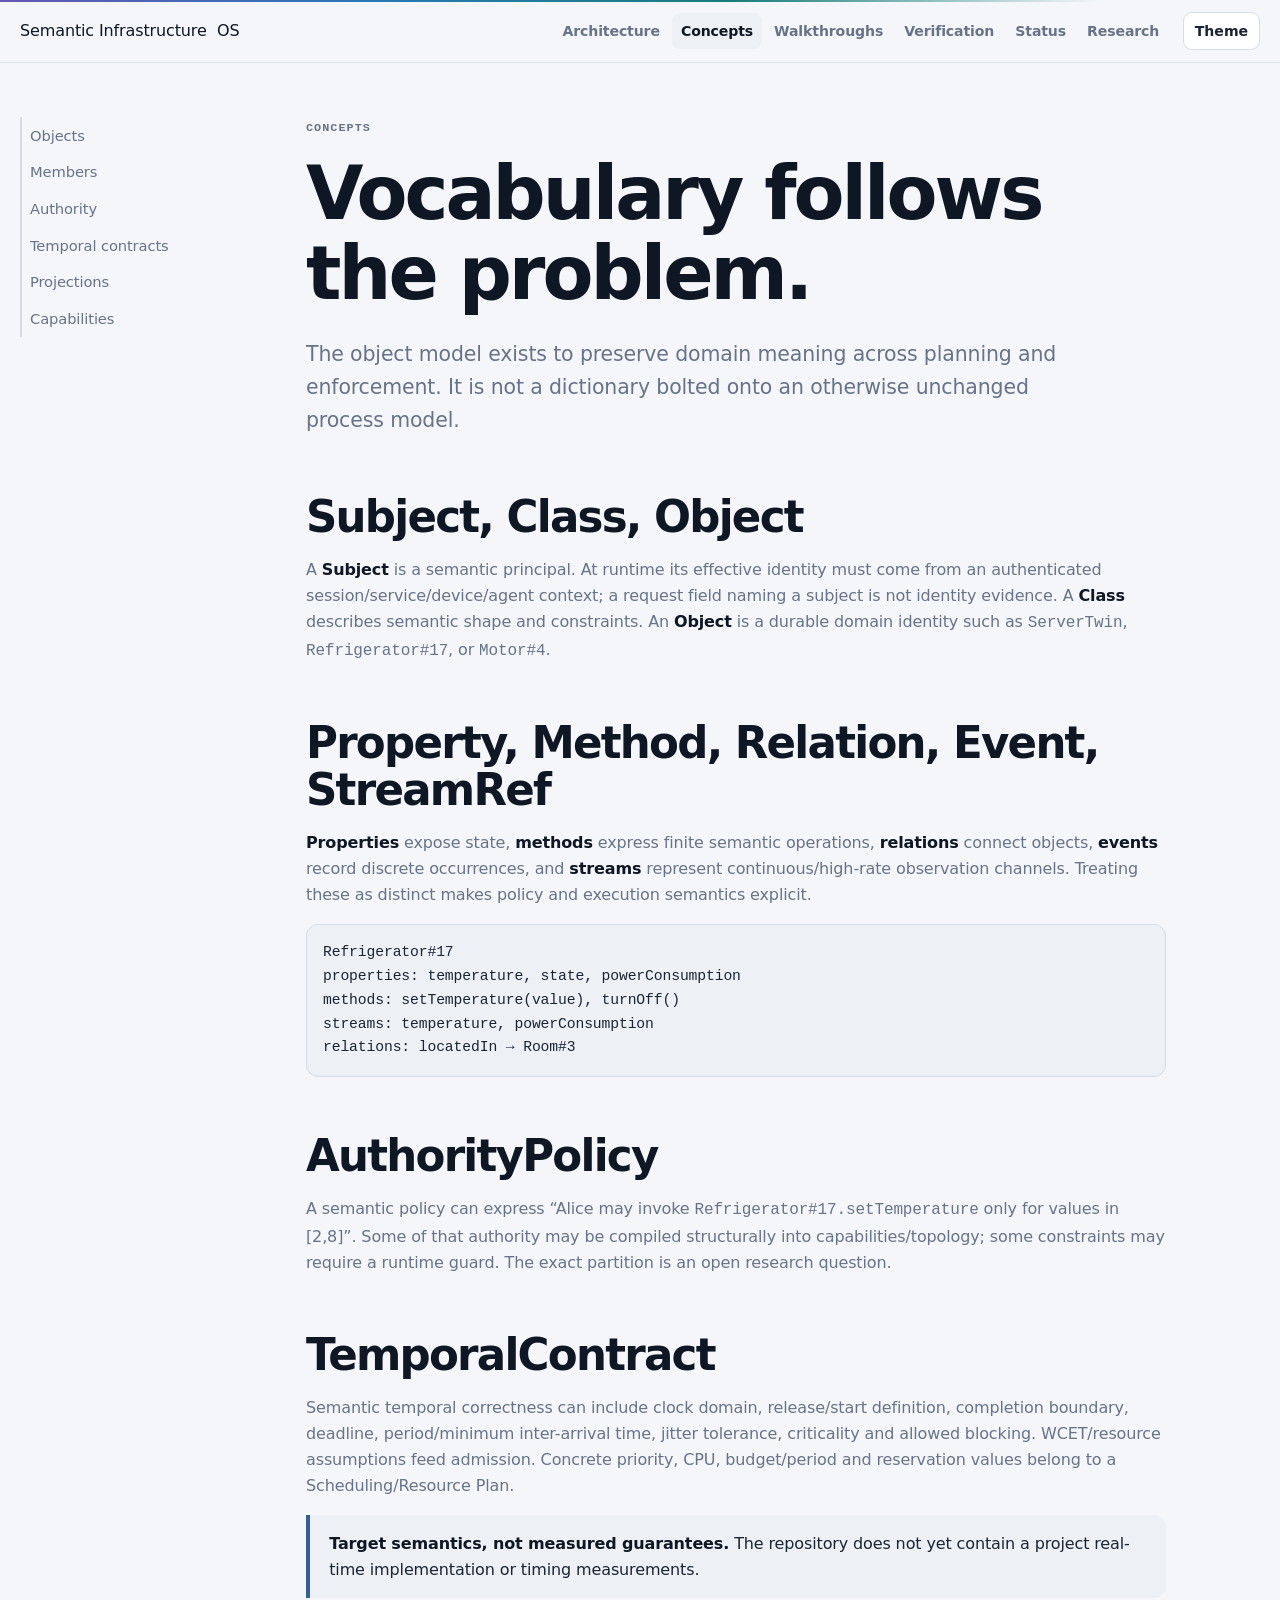
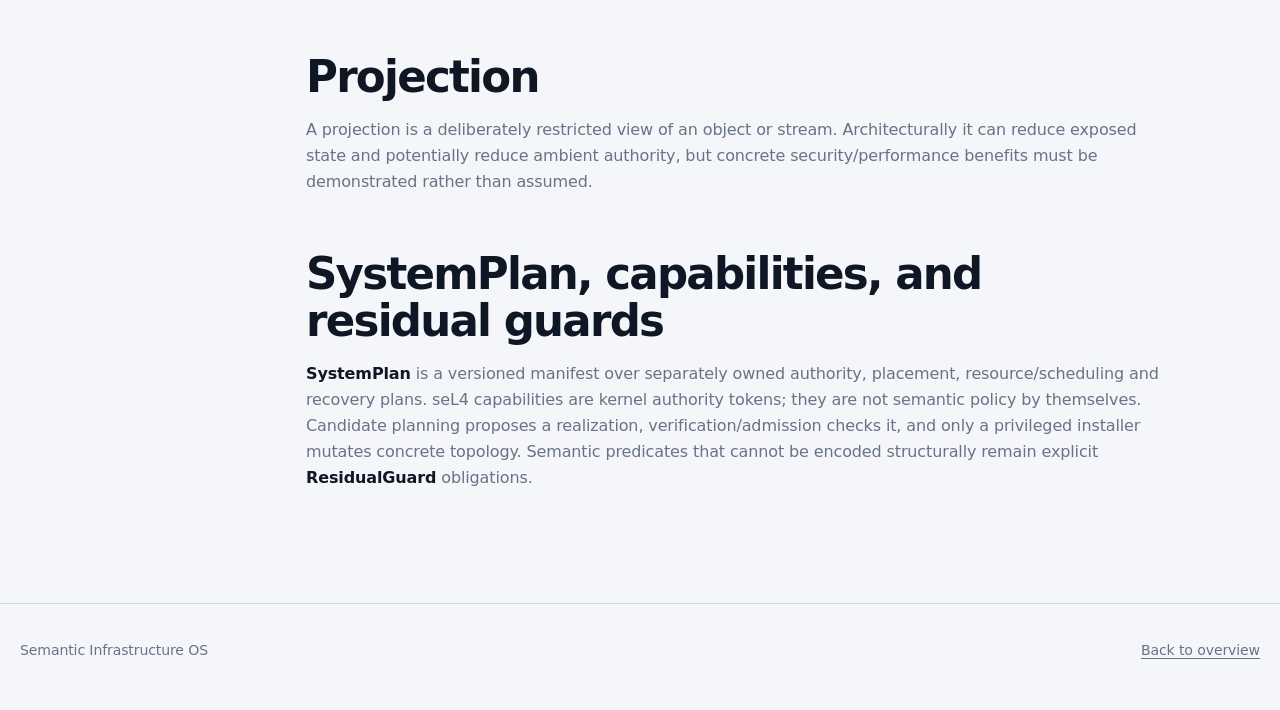
<file: concepts.html>
<!doctype html><html lang="en"><head><meta charset="utf-8"><meta name="viewport" content="width=device-width, initial-scale=1"><meta name="description" content="Core concepts in the Semantic Infrastructure OS."><title>Concepts — Semantic Infrastructure OS</title><link rel="icon" href="favicon.svg" type="image/svg+xml"><link rel="stylesheet" href="assets/styles.css"><script defer src="assets/site.js"></script></head><body>
<a class="skip-link" href="#content">Skip to content</a><header class="site-header"><div class="header-inner"><a class="brand" href="index.html">Semantic Infrastructure <span>OS</span></a><button class="icon-button nav-toggle" data-nav-toggle aria-expanded="false" aria-label="Toggle navigation">Menu</button><nav class="site-nav" data-nav aria-label="Primary"><a href="architecture.html">Architecture</a><a aria-current="page" href="concepts.html">Concepts</a><a href="walkthroughs.html">Walkthroughs</a><a href="verification.html">Verification</a><a href="status.html">Status</a><a href="research.html">Research</a></nav><button class="icon-button" data-theme-toggle aria-label="Toggle color theme">Theme</button></div></header>
<main id="content"><div class="docs-layout"><nav class="docs-nav" aria-label="On this page"><a href="#objects">Objects</a><a href="#members">Members</a><a href="#authority">Authority</a><a href="#temporal">Temporal contracts</a><a href="#projections">Projections</a><a href="#capabilities">Capabilities</a></nav><article class="prose"><p class="eyebrow">Concepts</p><h1>Vocabulary follows the problem.</h1><p class="lede">The object model exists to preserve domain meaning across planning and enforcement. It is not a dictionary bolted onto an otherwise unchanged process model.</p>
<h2 id="objects">Subject, Class, Object</h2><p>A <strong>Subject</strong> is a semantic principal. At runtime its effective identity must come from an authenticated session/service/device/agent context; a request field naming a subject is not identity evidence. A <strong>Class</strong> describes semantic shape and constraints. An <strong>Object</strong> is a durable domain identity such as <code>ServerTwin</code>, <code>Refrigerator#17</code>, or <code>Motor#4</code>.</p>
<h2 id="members">Property, Method, Relation, Event, StreamRef</h2><p><strong>Properties</strong> expose state, <strong>methods</strong> express finite semantic operations, <strong>relations</strong> connect objects, <strong>events</strong> record discrete occurrences, and <strong>streams</strong> represent continuous/high-rate observation channels. Treating these as distinct makes policy and execution semantics explicit.</p>
<pre>Refrigerator#17
properties: temperature, state, powerConsumption
methods: setTemperature(value), turnOff()
streams: temperature, powerConsumption
relations: locatedIn → Room#3</pre>
<h2 id="authority">AuthorityPolicy</h2><p>A semantic policy can express “Alice may invoke <code>Refrigerator#17.setTemperature</code> only for values in [2,8]”. Some of that authority may be compiled structurally into capabilities/topology; some constraints may require a runtime guard. The exact partition is an open research question.</p>
<h2 id="temporal">TemporalContract</h2><p>Semantic temporal correctness can include clock domain, release/start definition, completion boundary, deadline, period/minimum inter-arrival time, jitter tolerance, criticality and allowed blocking. WCET/resource assumptions feed admission. Concrete priority, CPU, budget/period and reservation values belong to a Scheduling/Resource Plan.</p><div class="callout"><strong>Target semantics, not measured guarantees.</strong> The repository does not yet contain a project real-time implementation or timing measurements.</div>
<h2 id="projections">Projection</h2><p>A projection is a deliberately restricted view of an object or stream. Architecturally it can reduce exposed state and potentially reduce ambient authority, but concrete security/performance benefits must be demonstrated rather than assumed.</p>
<h2 id="capabilities">SystemPlan, capabilities, and residual guards</h2><p><strong>SystemPlan</strong> is a versioned manifest over separately owned authority, placement, resource/scheduling and recovery plans. seL4 capabilities are kernel authority tokens; they are not semantic policy by themselves. Candidate planning proposes a realization, verification/admission checks it, and only a privileged installer mutates concrete topology. Semantic predicates that cannot be encoded structurally remain explicit <strong>ResidualGuard</strong> obligations.</p>
</article></div></main><footer class="site-footer"><div class="footer-inner"><span>Semantic Infrastructure OS</span><a href="index.html">Back to overview</a></div></footer></body></html>
</file>
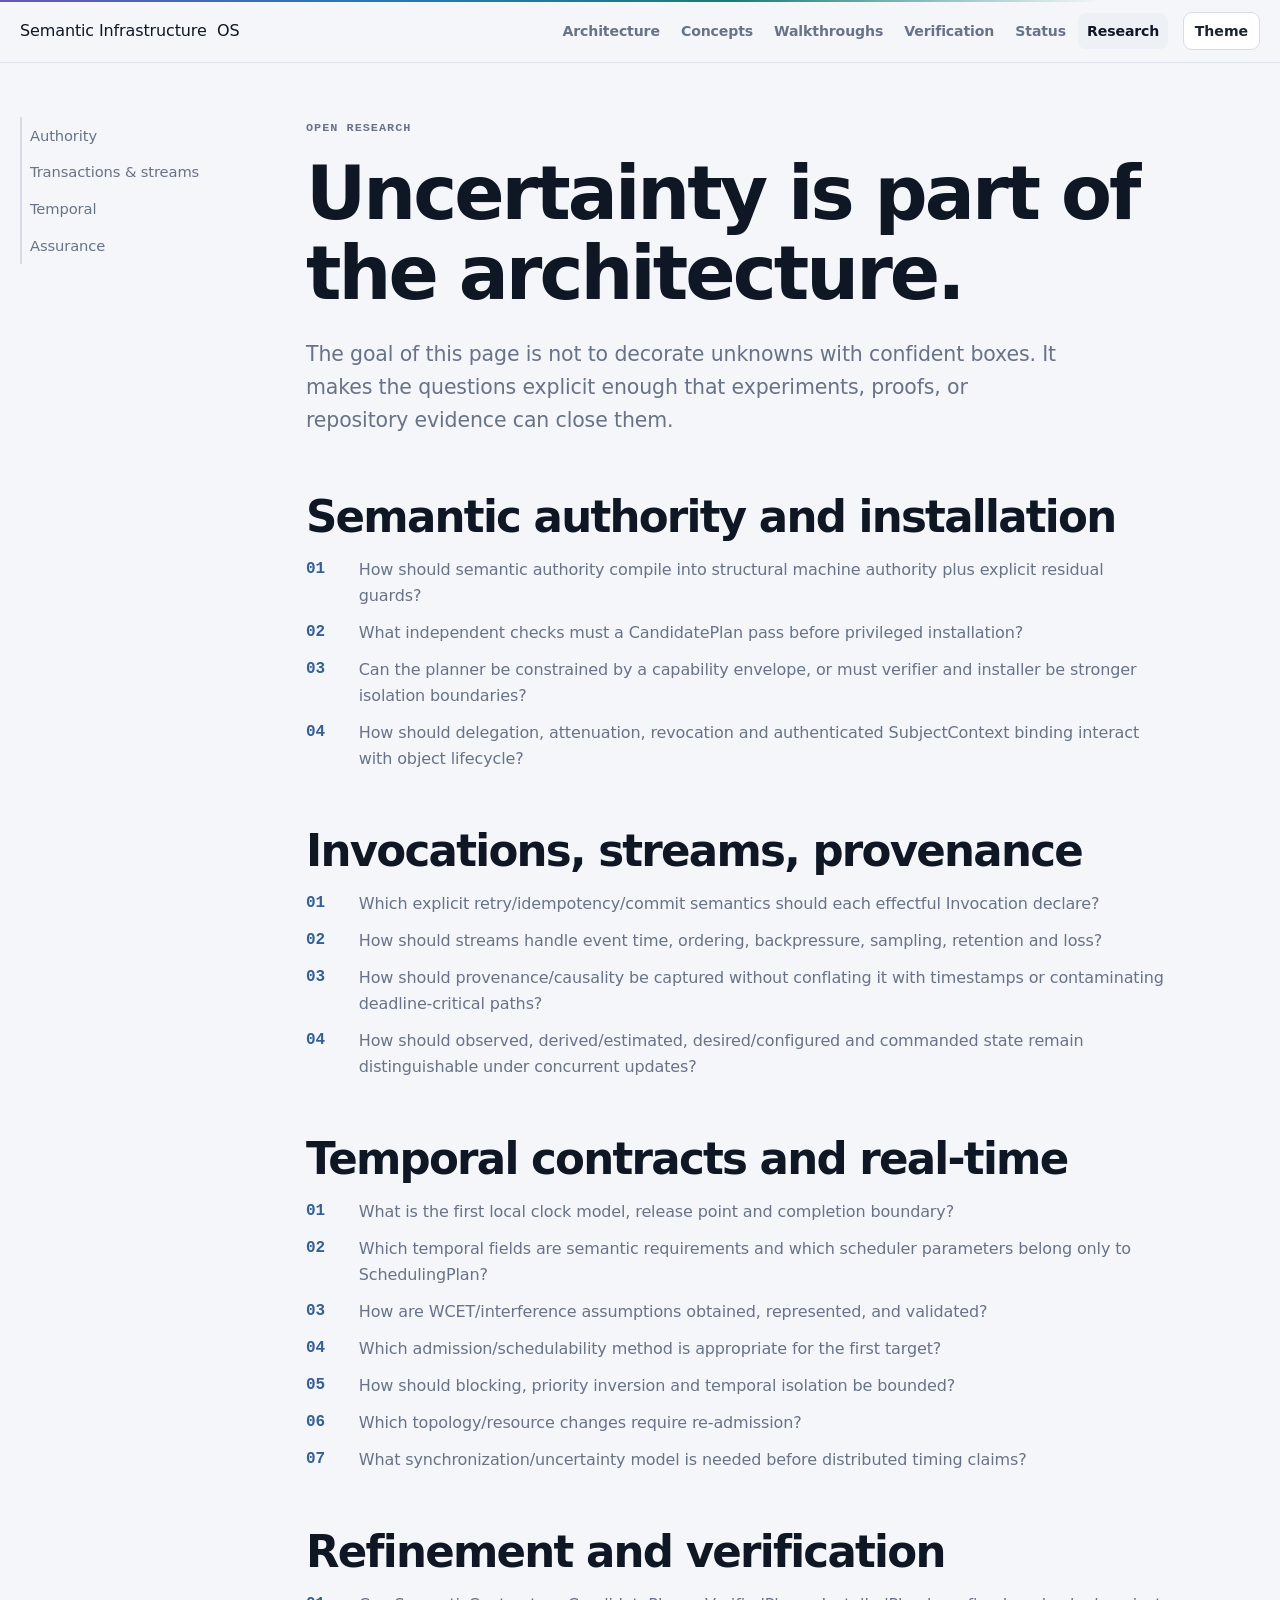
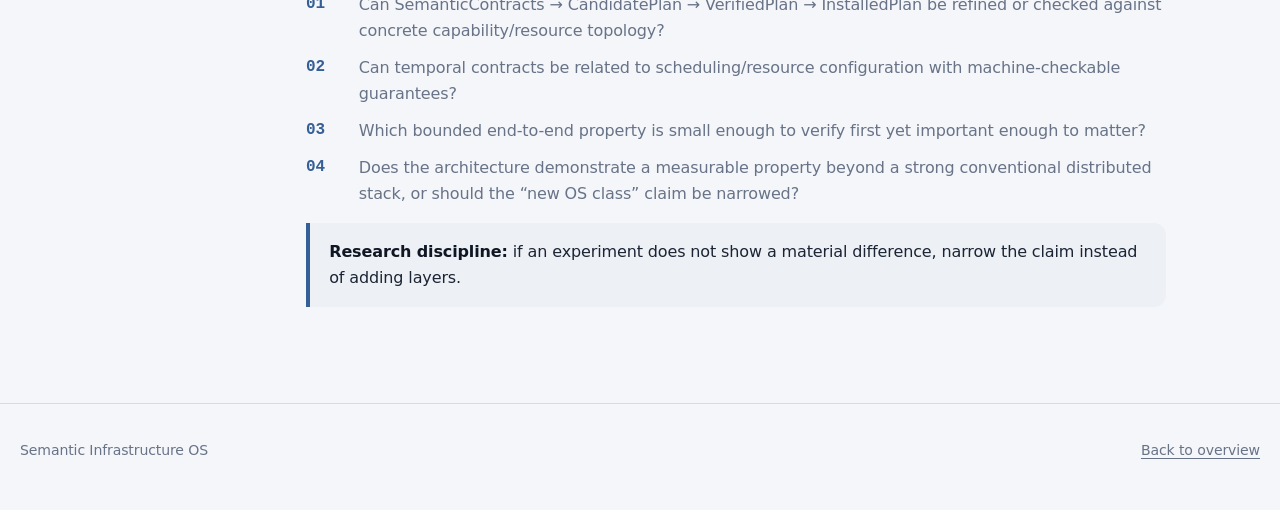
<file: research.html>
<!doctype html><html lang="en"><head><meta charset="utf-8"><meta name="viewport" content="width=device-width, initial-scale=1"><meta name="description" content="Open research questions for Semantic Infrastructure OS."><title>Open Research — Semantic Infrastructure OS</title><link rel="icon" href="favicon.svg" type="image/svg+xml"><link rel="stylesheet" href="assets/styles.css"><script defer src="assets/site.js"></script></head><body>
<a class="skip-link" href="#content">Skip to content</a><header class="site-header"><div class="header-inner"><a class="brand" href="index.html">Semantic Infrastructure <span>OS</span></a><button class="icon-button nav-toggle" data-nav-toggle aria-expanded="false" aria-label="Toggle navigation">Menu</button><nav class="site-nav" data-nav aria-label="Primary"><a href="architecture.html">Architecture</a><a href="concepts.html">Concepts</a><a href="walkthroughs.html">Walkthroughs</a><a href="verification.html">Verification</a><a href="status.html">Status</a><a aria-current="page" href="research.html">Research</a></nav><button class="icon-button" data-theme-toggle aria-label="Toggle color theme">Theme</button></div></header>
<main id="content"><div class="docs-layout"><nav class="docs-nav" aria-label="On this page"><a href="#authority">Authority</a><a href="#transactions">Transactions & streams</a><a href="#temporal">Temporal</a><a href="#assurance">Assurance</a></nav><article class="prose"><p class="eyebrow">Open research</p><h1>Uncertainty is part of the architecture.</h1><p class="lede">The goal of this page is not to decorate unknowns with confident boxes. It makes the questions explicit enough that experiments, proofs, or repository evidence can close them.</p>
<h2 id="authority">Semantic authority and installation</h2><ol class="question-list"><li>How should semantic authority compile into structural machine authority plus explicit residual guards?</li><li>What independent checks must a CandidatePlan pass before privileged installation?</li><li>Can the planner be constrained by a capability envelope, or must verifier and installer be stronger isolation boundaries?</li><li>How should delegation, attenuation, revocation and authenticated SubjectContext binding interact with object lifecycle?</li></ol>
<h2 id="transactions">Invocations, streams, provenance</h2><ol class="question-list"><li>Which explicit retry/idempotency/commit semantics should each effectful Invocation declare?</li><li>How should streams handle event time, ordering, backpressure, sampling, retention and loss?</li><li>How should provenance/causality be captured without conflating it with timestamps or contaminating deadline-critical paths?</li><li>How should observed, derived/estimated, desired/configured and commanded state remain distinguishable under concurrent updates?</li></ol>
<h2 id="temporal">Temporal contracts and real-time</h2><ol class="question-list"><li>What is the first local clock model, release point and completion boundary?</li><li>Which temporal fields are semantic requirements and which scheduler parameters belong only to SchedulingPlan?</li><li>How are WCET/interference assumptions obtained, represented, and validated?</li><li>Which admission/schedulability method is appropriate for the first target?</li><li>How should blocking, priority inversion and temporal isolation be bounded?</li><li>Which topology/resource changes require re-admission?</li><li>What synchronization/uncertainty model is needed before distributed timing claims?</li></ol>
<h2 id="assurance">Refinement and verification</h2><ol class="question-list"><li>Can SemanticContracts → CandidatePlan → VerifiedPlan → InstalledPlan be refined or checked against concrete capability/resource topology?</li><li>Can temporal contracts be related to scheduling/resource configuration with machine-checkable guarantees?</li><li>Which bounded end-to-end property is small enough to verify first yet important enough to matter?</li><li>Does the architecture demonstrate a measurable property beyond a strong conventional distributed stack, or should the “new OS class” claim be narrowed?</li></ol>
<div class="callout"><strong>Research discipline:</strong> if an experiment does not show a material difference, narrow the claim instead of adding layers.</div>
</article></div></main><footer class="site-footer"><div class="footer-inner"><span>Semantic Infrastructure OS</span><a href="index.html">Back to overview</a></div></footer></body></html>
</file>
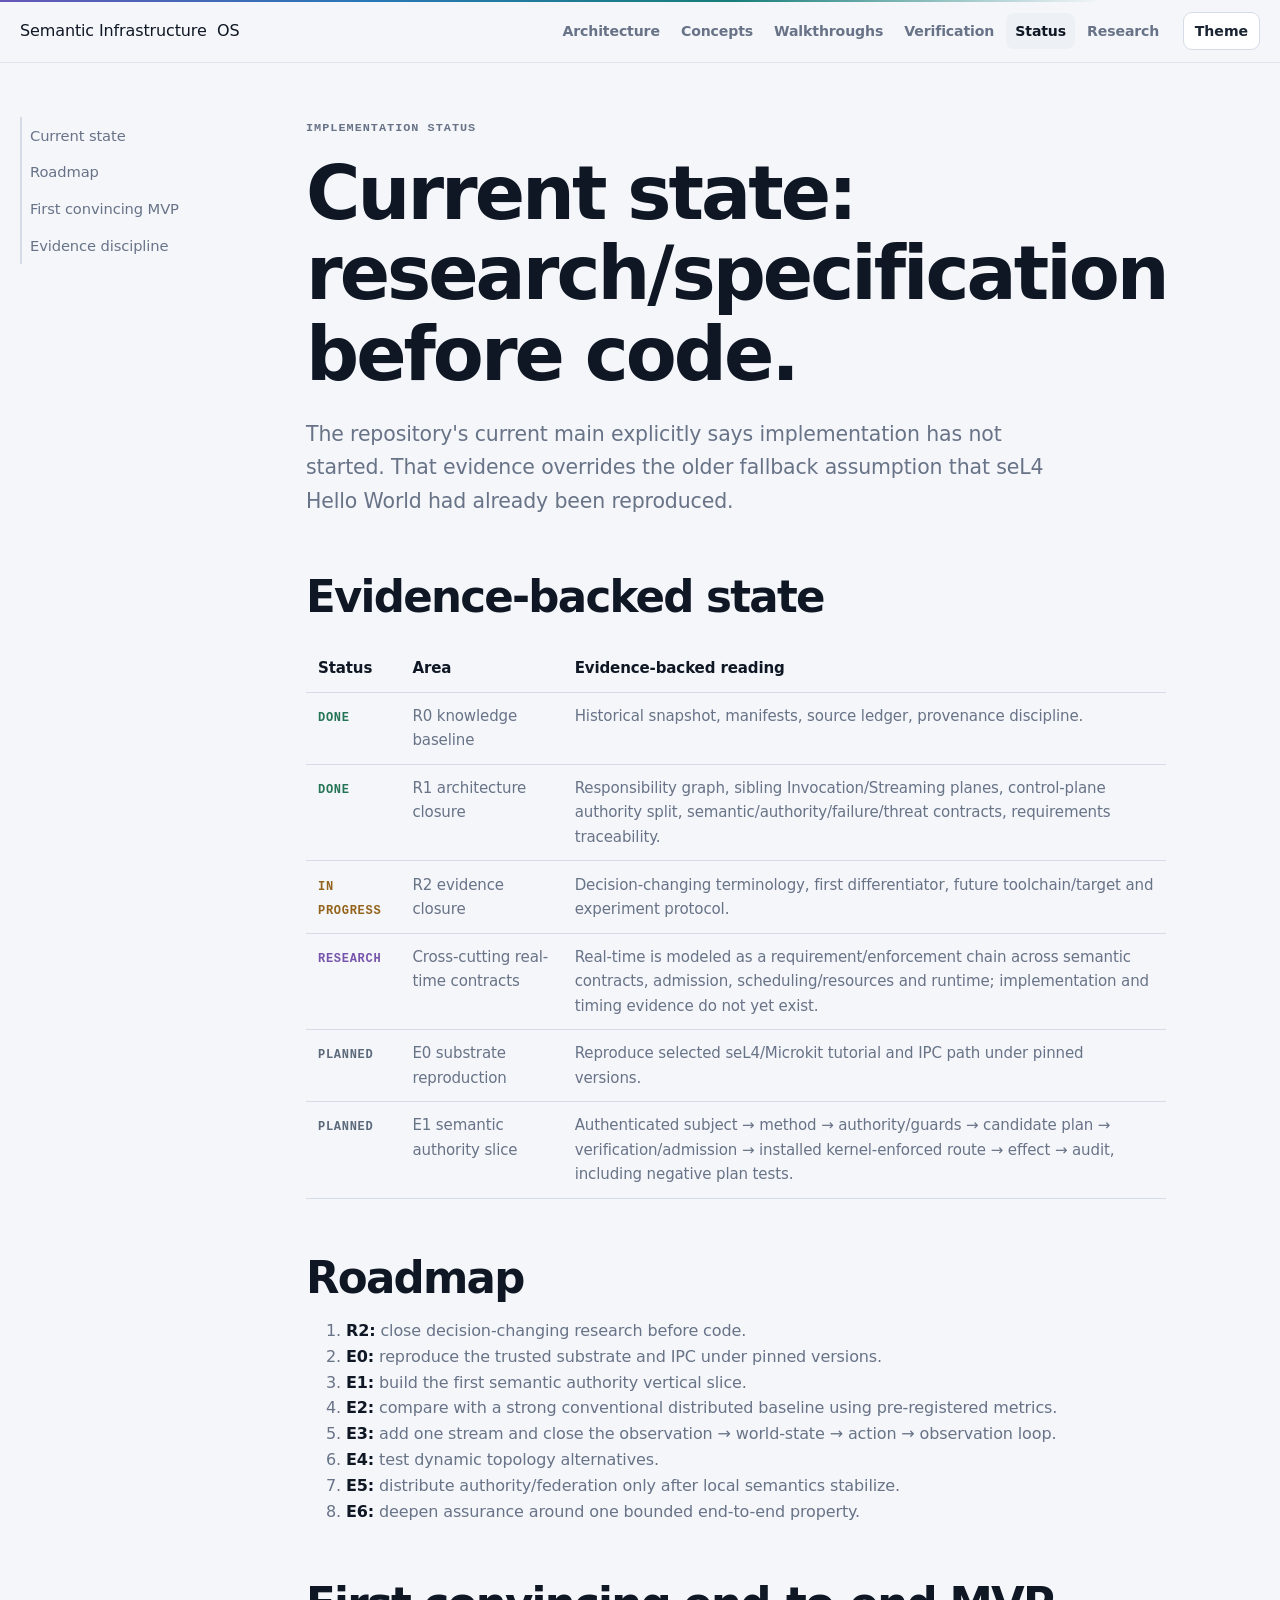
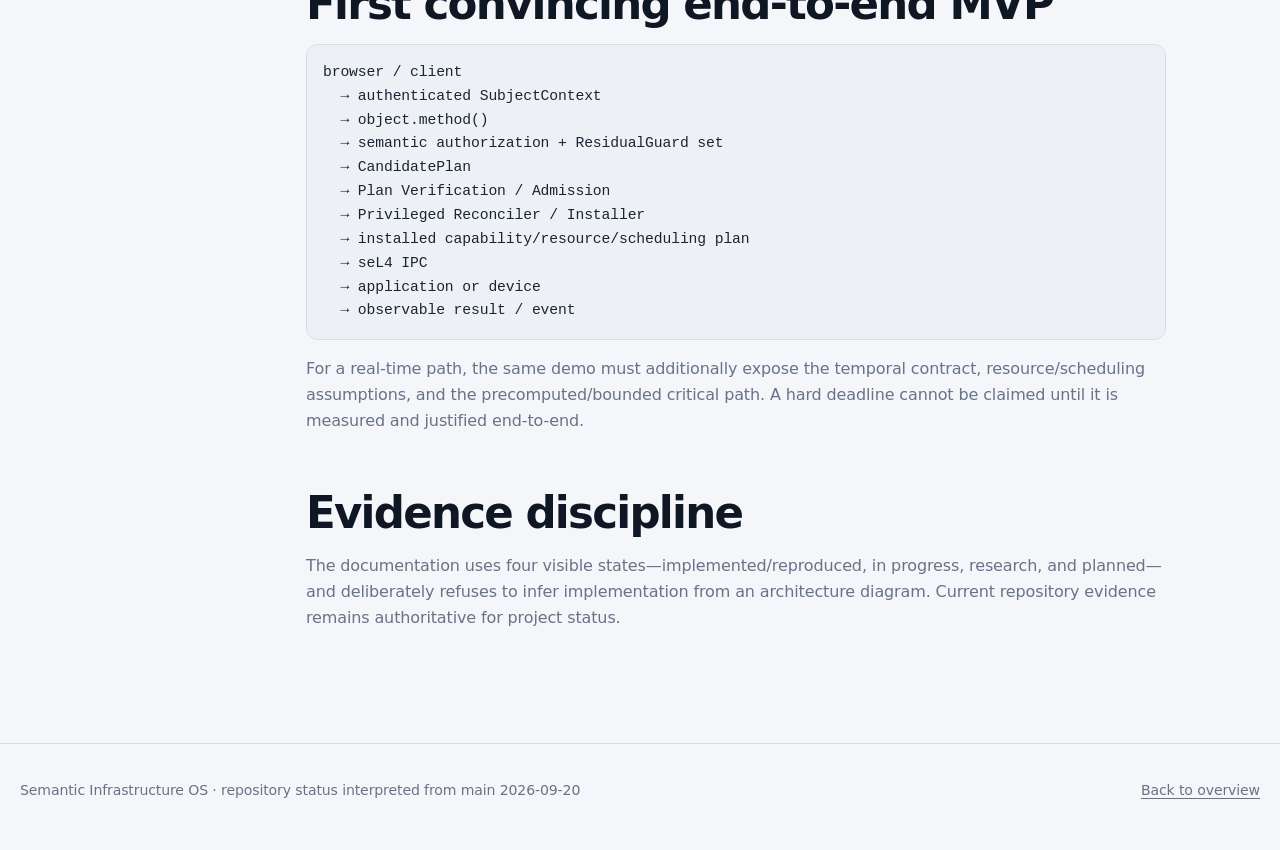
<file: status.html>
<!doctype html><html lang="en"><head><meta charset="utf-8"><meta name="viewport" content="width=device-width, initial-scale=1"><meta name="description" content="Evidence-backed implementation status and roadmap for Semantic Infrastructure OS."><title>Status & Roadmap — Semantic Infrastructure OS</title><link rel="icon" href="favicon.svg" type="image/svg+xml"><link rel="stylesheet" href="assets/styles.css"><script defer src="assets/site.js"></script></head><body>
<a class="skip-link" href="#content">Skip to content</a><header class="site-header"><div class="header-inner"><a class="brand" href="index.html">Semantic Infrastructure <span>OS</span></a><button class="icon-button nav-toggle" data-nav-toggle aria-expanded="false" aria-label="Toggle navigation">Menu</button><nav class="site-nav" data-nav aria-label="Primary"><a href="architecture.html">Architecture</a><a href="concepts.html">Concepts</a><a href="walkthroughs.html">Walkthroughs</a><a href="verification.html">Verification</a><a aria-current="page" href="status.html">Status</a><a href="research.html">Research</a></nav><button class="icon-button" data-theme-toggle aria-label="Toggle color theme">Theme</button></div></header>
<main id="content"><div class="docs-layout"><nav class="docs-nav" aria-label="On this page"><a href="#now">Current state</a><a href="#roadmap">Roadmap</a><a href="#mvp">First convincing MVP</a><a href="#evidence">Evidence discipline</a></nav><article class="prose"><p class="eyebrow">Implementation status</p><h1>Current state: research/specification before code.</h1><p class="lede">The repository's current main explicitly says implementation has not started. That evidence overrides the older fallback assumption that seL4 Hello World had already been reproduced.</p>
<h2 id="now">Evidence-backed state</h2><table><thead><tr><th>Status</th><th>Area</th><th>Evidence-backed reading</th></tr></thead><tbody><tr><td><span class="status-label done">done</span></td><td>R0 knowledge baseline</td><td>Historical snapshot, manifests, source ledger, provenance discipline.</td></tr><tr><td><span class="status-label done">done</span></td><td>R1 architecture closure</td><td>Responsibility graph, sibling Invocation/Streaming planes, control-plane authority split, semantic/authority/failure/threat contracts, requirements traceability.</td></tr><tr><td><span class="status-label progress">in progress</span></td><td>R2 evidence closure</td><td>Decision-changing terminology, first differentiator, future toolchain/target and experiment protocol.</td></tr><tr><td><span class="status-label research">research</span></td><td>Cross-cutting real-time contracts</td><td>Real-time is modeled as a requirement/enforcement chain across semantic contracts, admission, scheduling/resources and runtime; implementation and timing evidence do not yet exist.</td></tr><tr><td><span class="status-label planned">planned</span></td><td>E0 substrate reproduction</td><td>Reproduce selected seL4/Microkit tutorial and IPC path under pinned versions.</td></tr><tr><td><span class="status-label planned">planned</span></td><td>E1 semantic authority slice</td><td>Authenticated subject → method → authority/guards → candidate plan → verification/admission → installed kernel-enforced route → effect → audit, including negative plan tests.</td></tr></tbody></table>
<h2 id="roadmap">Roadmap</h2><ol><li><strong>R2:</strong> close decision-changing research before code.</li><li><strong>E0:</strong> reproduce the trusted substrate and IPC under pinned versions.</li><li><strong>E1:</strong> build the first semantic authority vertical slice.</li><li><strong>E2:</strong> compare with a strong conventional distributed baseline using pre-registered metrics.</li><li><strong>E3:</strong> add one stream and close the observation → world-state → action → observation loop.</li><li><strong>E4:</strong> test dynamic topology alternatives.</li><li><strong>E5:</strong> distribute authority/federation only after local semantics stabilize.</li><li><strong>E6:</strong> deepen assurance around one bounded end-to-end property.</li></ol>
<h2 id="mvp">First convincing end-to-end MVP</h2><pre>browser / client
  → authenticated SubjectContext
  → object.method()
  → semantic authorization + ResidualGuard set
  → CandidatePlan
  → Plan Verification / Admission
  → Privileged Reconciler / Installer
  → installed capability/resource/scheduling plan
  → seL4 IPC
  → application or device
  → observable result / event</pre><p>For a real-time path, the same demo must additionally expose the temporal contract, resource/scheduling assumptions, and the precomputed/bounded critical path. A hard deadline cannot be claimed until it is measured and justified end-to-end.</p>
<h2 id="evidence">Evidence discipline</h2><p>The documentation uses four visible states—implemented/reproduced, in progress, research, and planned—and deliberately refuses to infer implementation from an architecture diagram. Current repository evidence remains authoritative for project status.</p>
</article></div></main><footer class="site-footer"><div class="footer-inner"><span>Semantic Infrastructure OS · repository status interpreted from main 2026-09-20</span><a href="index.html">Back to overview</a></div></footer></body></html>
</file>
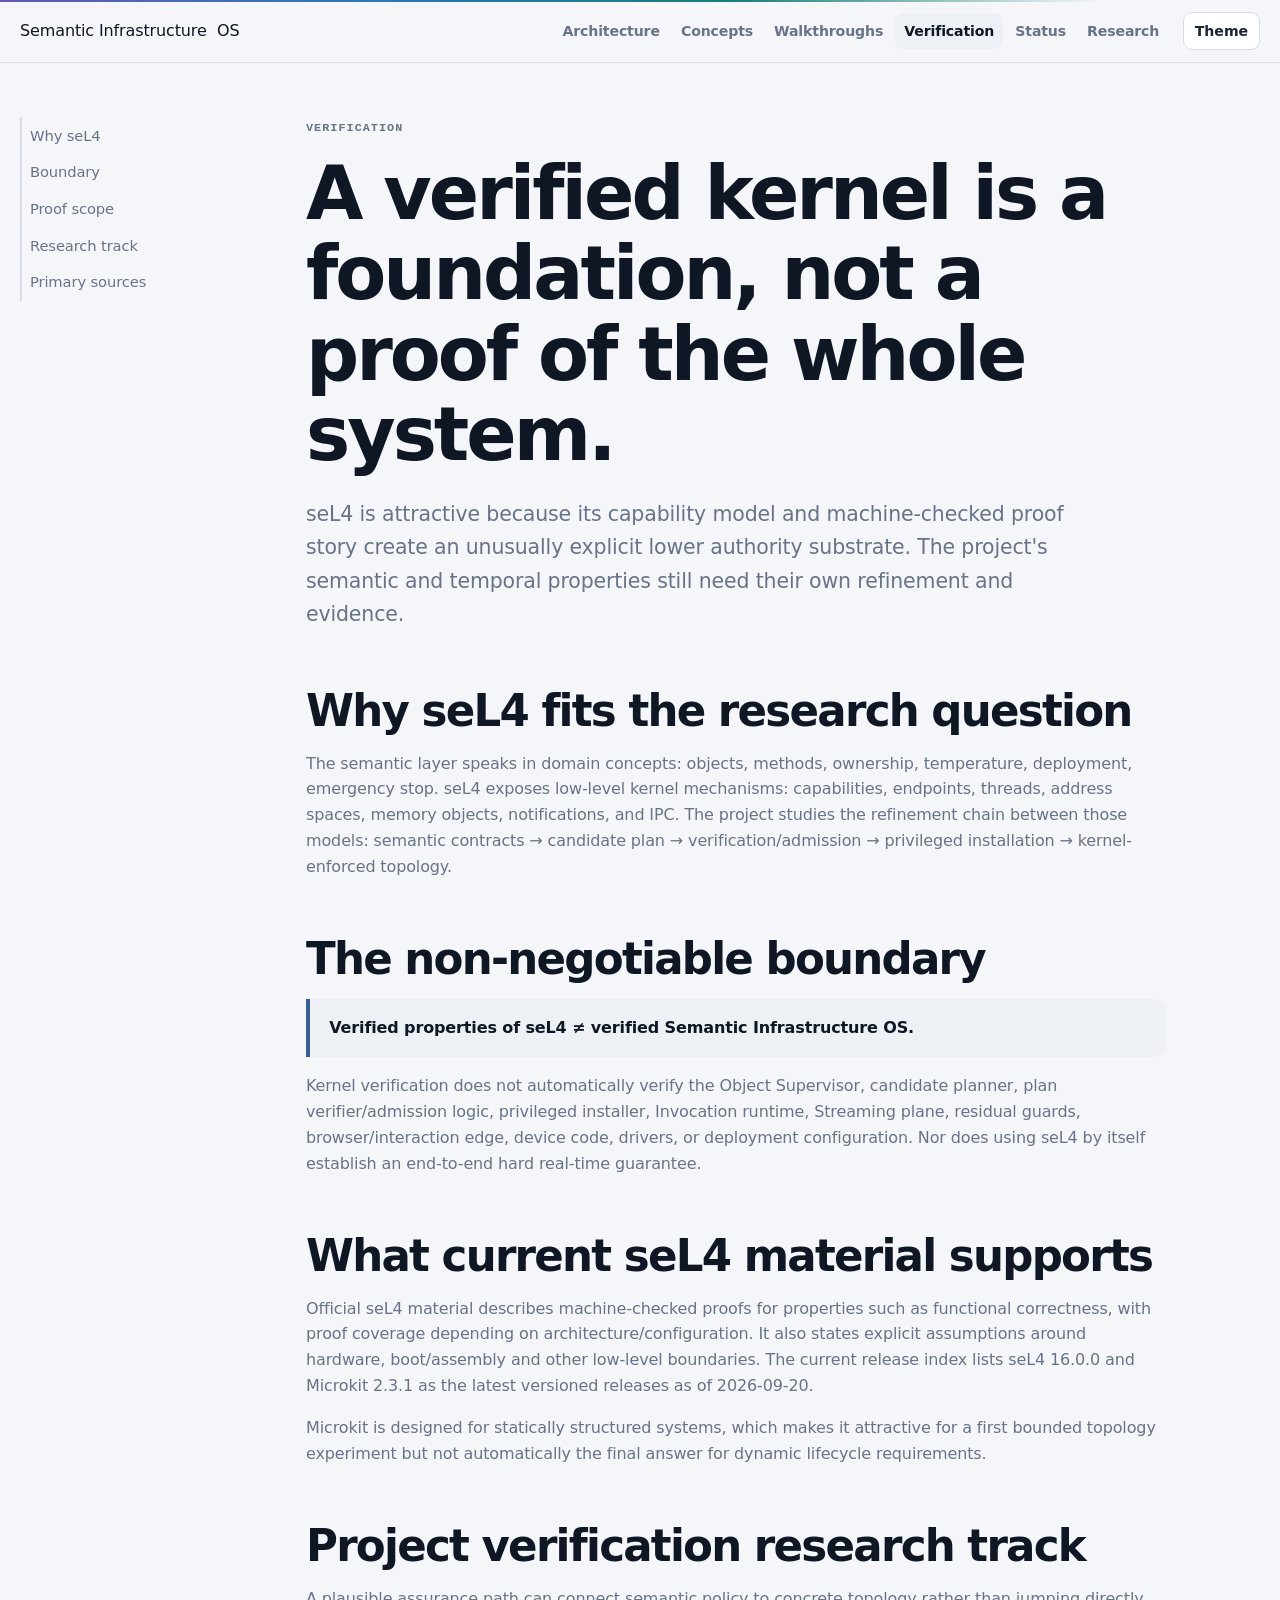
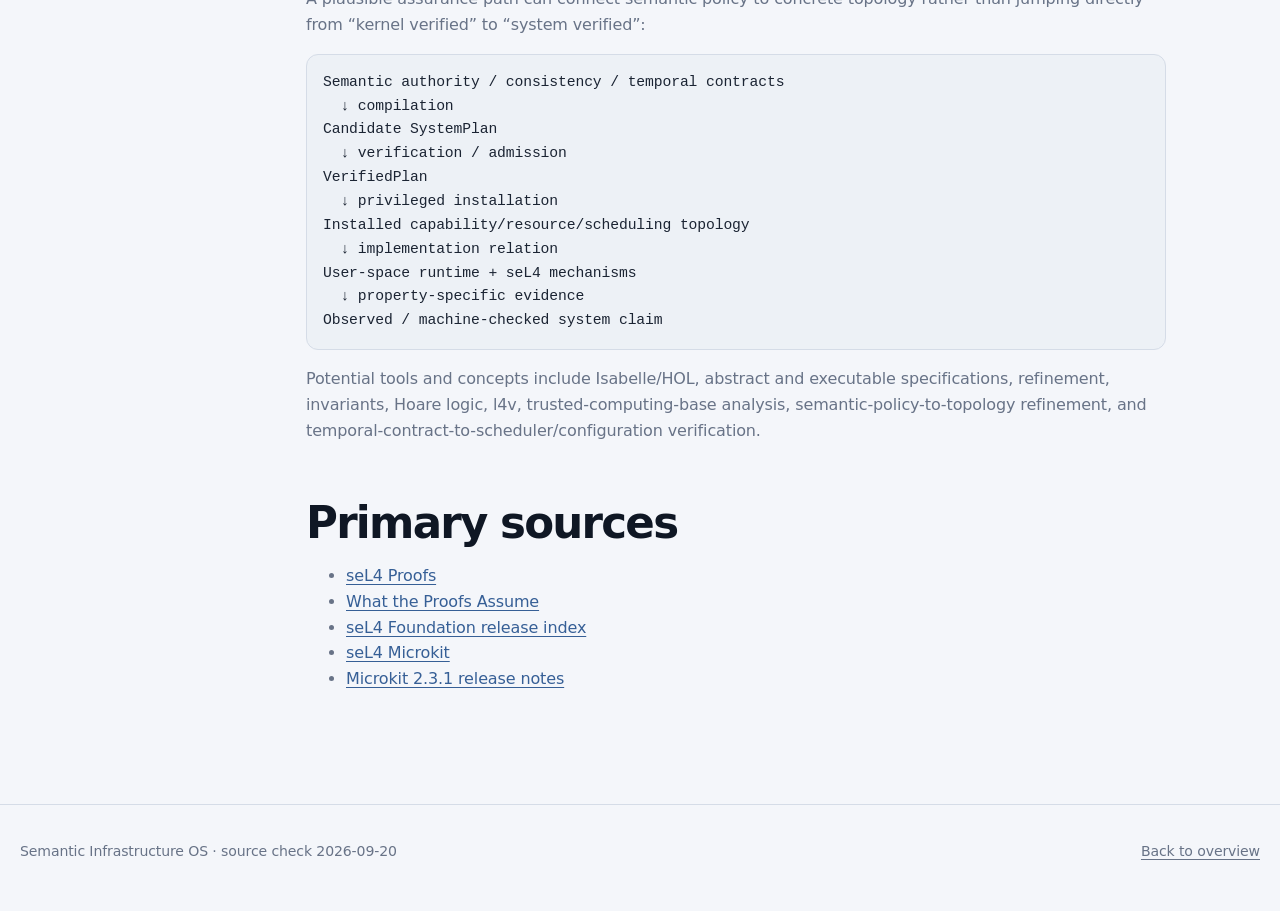
<file: verification.html>
<!doctype html><html lang="en"><head><meta charset="utf-8"><meta name="viewport" content="width=device-width, initial-scale=1"><meta name="description" content="seL4 verification boundary for Semantic Infrastructure OS."><title>Verification — Semantic Infrastructure OS</title><link rel="icon" href="favicon.svg" type="image/svg+xml"><link rel="stylesheet" href="assets/styles.css"><script defer src="assets/site.js"></script></head><body>
<a class="skip-link" href="#content">Skip to content</a><header class="site-header"><div class="header-inner"><a class="brand" href="index.html">Semantic Infrastructure <span>OS</span></a><button class="icon-button nav-toggle" data-nav-toggle aria-expanded="false" aria-label="Toggle navigation">Menu</button><nav class="site-nav" data-nav aria-label="Primary"><a href="architecture.html">Architecture</a><a href="concepts.html">Concepts</a><a href="walkthroughs.html">Walkthroughs</a><a aria-current="page" href="verification.html">Verification</a><a href="status.html">Status</a><a href="research.html">Research</a></nav><button class="icon-button" data-theme-toggle aria-label="Toggle color theme">Theme</button></div></header>
<main id="content"><div class="docs-layout"><nav class="docs-nav" aria-label="On this page"><a href="#why">Why seL4</a><a href="#boundary">Boundary</a><a href="#proofs">Proof scope</a><a href="#track">Research track</a><a href="#sources">Primary sources</a></nav><article class="prose"><p class="eyebrow">Verification</p><h1>A verified kernel is a foundation, not a proof of the whole system.</h1><p class="lede">seL4 is attractive because its capability model and machine-checked proof story create an unusually explicit lower authority substrate. The project's semantic and temporal properties still need their own refinement and evidence.</p>
<h2 id="why">Why seL4 fits the research question</h2><p>The semantic layer speaks in domain concepts: objects, methods, ownership, temperature, deployment, emergency stop. seL4 exposes low-level kernel mechanisms: capabilities, endpoints, threads, address spaces, memory objects, notifications, and IPC. The project studies the refinement chain between those models: semantic contracts → candidate plan → verification/admission → privileged installation → kernel-enforced topology.</p>
<h2 id="boundary">The non-negotiable boundary</h2><div class="callout"><strong>Verified properties of seL4 ≠ verified Semantic Infrastructure OS.</strong></div><p>Kernel verification does not automatically verify the Object Supervisor, candidate planner, plan verifier/admission logic, privileged installer, Invocation runtime, Streaming plane, residual guards, browser/interaction edge, device code, drivers, or deployment configuration. Nor does using seL4 by itself establish an end-to-end hard real-time guarantee.</p>
<h2 id="proofs">What current seL4 material supports</h2><p>Official seL4 material describes machine-checked proofs for properties such as functional correctness, with proof coverage depending on architecture/configuration. It also states explicit assumptions around hardware, boot/assembly and other low-level boundaries. The current release index lists seL4 16.0.0 and Microkit 2.3.1 as the latest versioned releases as of 2026-09-20.</p><p>Microkit is designed for statically structured systems, which makes it attractive for a first bounded topology experiment but not automatically the final answer for dynamic lifecycle requirements.</p>
<h2 id="track">Project verification research track</h2><p>A plausible assurance path can connect semantic policy to concrete topology rather than jumping directly from “kernel verified” to “system verified”:</p><pre>Semantic authority / consistency / temporal contracts
  ↓ compilation
Candidate SystemPlan
  ↓ verification / admission
VerifiedPlan
  ↓ privileged installation
Installed capability/resource/scheduling topology
  ↓ implementation relation
User-space runtime + seL4 mechanisms
  ↓ property-specific evidence
Observed / machine-checked system claim</pre><p>Potential tools and concepts include Isabelle/HOL, abstract and executable specifications, refinement, invariants, Hoare logic, l4v, trusted-computing-base analysis, semantic-policy-to-topology refinement, and temporal-contract-to-scheduler/configuration verification.</p>
<h2 id="sources">Primary sources</h2><ul><li><a href="https://sel4.systems/Verification/proofs.html">seL4 Proofs</a></li><li><a href="https://sel4.systems/Verification/assumptions.html">What the Proofs Assume</a></li><li><a href="https://docs.sel4.systems/releases.html">seL4 Foundation release index</a></li><li><a href="https://docs.sel4.systems/projects/microkit/">seL4 Microkit</a></li><li><a href="https://docs.sel4.systems/releases/microkit/2.3.1.html">Microkit 2.3.1 release notes</a></li></ul>
</article></div></main><footer class="site-footer"><div class="footer-inner"><span>Semantic Infrastructure OS · source check 2026-09-20</span><a href="index.html">Back to overview</a></div></footer></body></html>
</file>
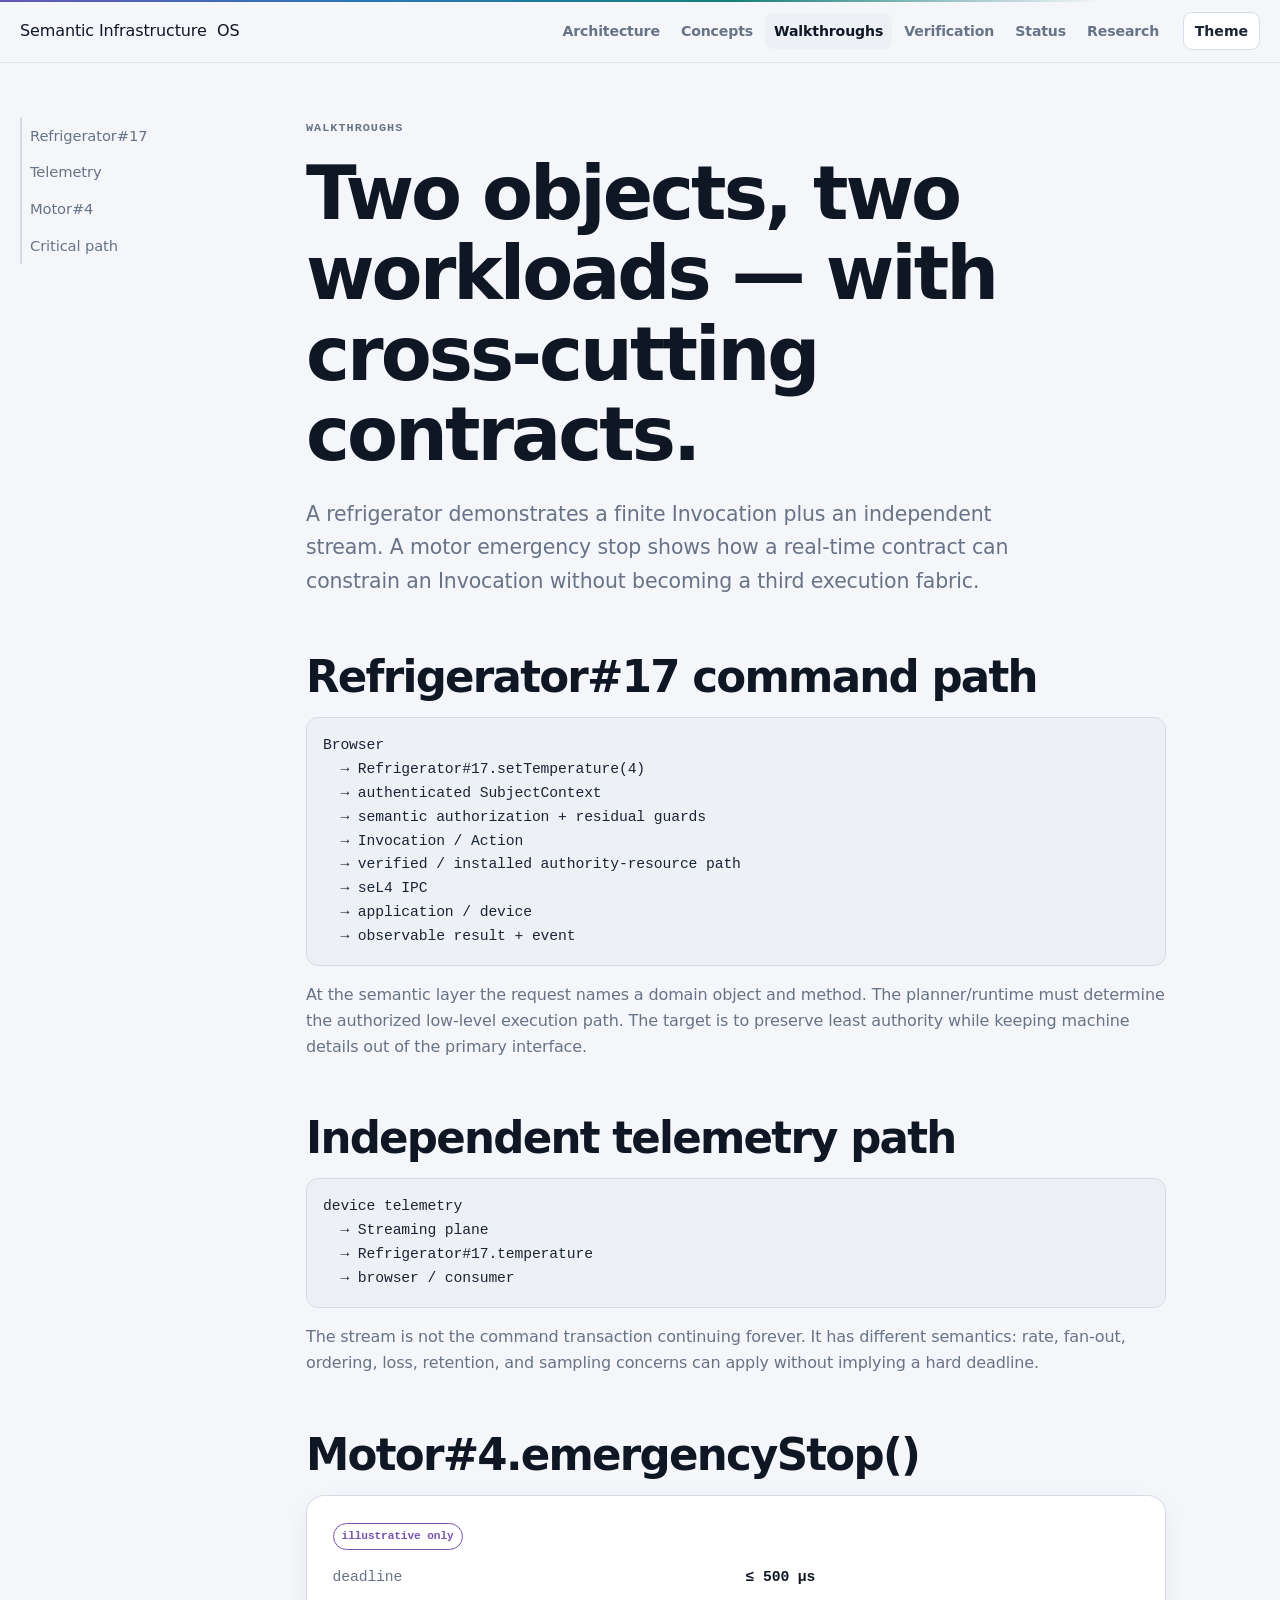
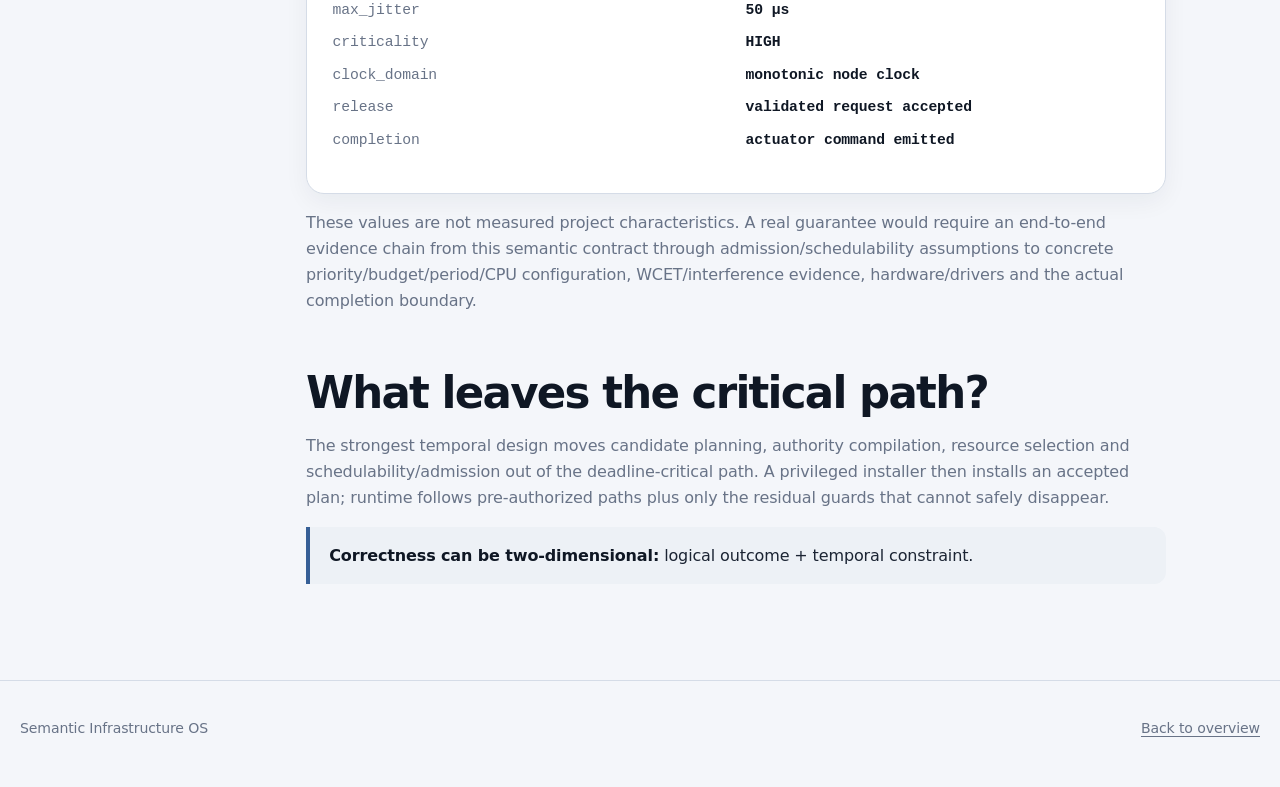
<file: walkthroughs.html>
<!doctype html><html lang="en"><head><meta charset="utf-8"><meta name="viewport" content="width=device-width, initial-scale=1"><meta name="description" content="Refrigerator and Motor walkthroughs for Semantic Infrastructure OS."><title>Walkthroughs — Semantic Infrastructure OS</title><link rel="icon" href="favicon.svg" type="image/svg+xml"><link rel="stylesheet" href="assets/styles.css"><script defer src="assets/site.js"></script></head><body>
<a class="skip-link" href="#content">Skip to content</a><header class="site-header"><div class="header-inner"><a class="brand" href="index.html">Semantic Infrastructure <span>OS</span></a><button class="icon-button nav-toggle" data-nav-toggle aria-expanded="false" aria-label="Toggle navigation">Menu</button><nav class="site-nav" data-nav aria-label="Primary"><a href="architecture.html">Architecture</a><a href="concepts.html">Concepts</a><a aria-current="page" href="walkthroughs.html">Walkthroughs</a><a href="verification.html">Verification</a><a href="status.html">Status</a><a href="research.html">Research</a></nav><button class="icon-button" data-theme-toggle aria-label="Toggle color theme">Theme</button></div></header>
<main id="content"><div class="docs-layout"><nav class="docs-nav" aria-label="On this page"><a href="#fridge">Refrigerator#17</a><a href="#telemetry">Telemetry</a><a href="#motor">Motor#4</a><a href="#critical">Critical path</a></nav><article class="prose"><p class="eyebrow">Walkthroughs</p><h1>Two objects, two workloads — with cross-cutting contracts.</h1><p class="lede">A refrigerator demonstrates a finite Invocation plus an independent stream. A motor emergency stop shows how a real-time contract can constrain an Invocation without becoming a third execution fabric.</p>
<h2 id="fridge">Refrigerator#17 command path</h2><pre>Browser
  → Refrigerator#17.setTemperature(4)
  → authenticated SubjectContext
  → semantic authorization + residual guards
  → Invocation / Action
  → verified / installed authority-resource path
  → seL4 IPC
  → application / device
  → observable result + event</pre><p>At the semantic layer the request names a domain object and method. The planner/runtime must determine the authorized low-level execution path. The target is to preserve least authority while keeping machine details out of the primary interface.</p>
<h2 id="telemetry">Independent telemetry path</h2><pre>device telemetry
  → Streaming plane
  → Refrigerator#17.temperature
  → browser / consumer</pre><p>The stream is not the command transaction continuing forever. It has different semantics: rate, fan-out, ordering, loss, retention, and sampling concerns can apply without implying a hard deadline.</p>
<h2 id="motor">Motor#4.emergencyStop()</h2><div class="panel"><span class="badge research">illustrative only</span><dl class="temporal-contract" style="margin-top:1rem"><dt>deadline</dt><dd>≤ 500 μs</dd><dt>max_jitter</dt><dd>50 μs</dd><dt>criticality</dt><dd>HIGH</dd><dt>clock_domain</dt><dd>monotonic node clock</dd><dt>release</dt><dd>validated request accepted</dd><dt>completion</dt><dd>actuator command emitted</dd></dl></div><p>These values are not measured project characteristics. A real guarantee would require an end-to-end evidence chain from this semantic contract through admission/schedulability assumptions to concrete priority/budget/period/CPU configuration, WCET/interference evidence, hardware/drivers and the actual completion boundary.</p>
<h2 id="critical">What leaves the critical path?</h2><p>The strongest temporal design moves candidate planning, authority compilation, resource selection and schedulability/admission out of the deadline-critical path. A privileged installer then installs an accepted plan; runtime follows pre-authorized paths plus only the residual guards that cannot safely disappear.</p><div class="callout"><strong>Correctness can be two-dimensional:</strong> logical outcome + temporal constraint.</div>
</article></div></main><footer class="site-footer"><div class="footer-inner"><span>Semantic Infrastructure OS</span><a href="index.html">Back to overview</a></div></footer></body></html>
</file>
<file: assets/styles.css>
:root {
  color-scheme: light dark;
  --bg: #f4f6fa;
  --surface: #ffffff;
  --surface-2: #edf1f6;
  --surface-3: #e4eaf2;
  --text: #1b2433;
  --muted: #687387;
  --line: #d5dce7;
  --line-strong: #bac5d4;
  --strong: #0f1724;

  --accent: #365f96;
  --accent-soft: #e7eef9;

  --semantic: #6657b8;
  --semantic-soft: #eeebff;
  --invocation: #2878b7;
  --invocation-soft: #e7f4ff;
  --streaming: #177e79;
  --streaming-soft: #e4f7f4;
  --authority: #a76816;
  --authority-soft: #fff2dc;
  --realtime: #ba4a38;
  --realtime-soft: #ffebe7;
  --provenance: #9b4d83;
  --provenance-soft: #faeaf5;
  --control: #4d609c;
  --control-soft: #e9edfb;
  --substrate: #344154;
  --substrate-soft: #e8ecf1;

  --ok: #257456;
  --warn: #94631b;
  --research: #7755ac;
  --planned: #5c6a7c;

  --shadow-sm: 0 8px 24px rgba(23, 34, 52, .055);
  --shadow: 0 22px 60px rgba(23, 34, 52, .085);
  --radius: 18px;
  --radius-lg: 28px;
  --mono: ui-monospace, SFMono-Regular, Menlo, Monaco, Consolas, "Liberation Mono", monospace;
  --sans: Inter, ui-sans-serif, system-ui, -apple-system, BlinkMacSystemFont, "Segoe UI", sans-serif;
}

html[data-theme="dark"] {
  --bg: #0e131b;
  --surface: #141b25;
  --surface-2: #1a2330;
  --surface-3: #202c3b;
  --text: #eaf0f8;
  --muted: #9eabbc;
  --line: #2d3a4d;
  --line-strong: #42536b;
  --strong: #ffffff;

  --accent: #84b2ef;
  --accent-soft: #182942;
  --semantic: #b7a8ff;
  --semantic-soft: #282347;
  --invocation: #72bdf2;
  --invocation-soft: #17334a;
  --streaming: #6fd4c7;
  --streaming-soft: #163b38;
  --authority: #efb25f;
  --authority-soft: #3d2d17;
  --realtime: #ff8e7d;
  --realtime-soft: #42211f;
  --provenance: #e294cb;
  --provenance-soft: #3c2336;
  --control: #9dacff;
  --control-soft: #242d52;
  --substrate: #c0ccda;
  --substrate-soft: #202a37;

  --ok: #72d3a9;
  --warn: #f1c378;
  --research: #c7a6ff;
  --planned: #b1bfd1;
  --shadow-sm: 0 8px 24px rgba(0, 0, 0, .18);
  --shadow: 0 22px 60px rgba(0, 0, 0, .28);
}

* { box-sizing: border-box; }
html { scroll-behavior: smooth; }
body {
  margin: 0;
  background: var(--bg);
  color: var(--text);
  font-family: var(--sans);
  line-height: 1.62;
  letter-spacing: -.008em;
}
body::before {
  content: "";
  position: fixed;
  inset: 0 0 auto;
  height: 2px;
  background: linear-gradient(90deg, var(--semantic), var(--invocation), var(--streaming), transparent 86%);
  z-index: 100;
}
a { color: var(--accent); text-underline-offset: 3px; }
a:hover { text-decoration-thickness: 2px; }
button, a { -webkit-tap-highlight-color: transparent; }
:focus-visible { outline: 3px solid var(--accent); outline-offset: 3px; border-radius: 7px; }

.skip-link {
  position: fixed;
  left: 1rem;
  top: -5rem;
  z-index: 200;
  padding: .7rem 1rem;
  background: var(--strong);
  color: var(--bg);
  border-radius: 10px;
}
.skip-link:focus { top: 1rem; }

.site-header {
  position: sticky;
  top: 0;
  z-index: 50;
  border-bottom: 1px solid color-mix(in srgb, var(--line) 68%, transparent);
  background: color-mix(in srgb, var(--bg) 88%, transparent);
  backdrop-filter: blur(18px);
}
.header-inner {
  width: min(1240px, calc(100% - 36px));
  margin: 0 auto;
  min-height: 62px;
  display: flex;
  align-items: center;
  gap: .9rem;
}
.brand {
  color: var(--strong);
  text-decoration: none;
  display: inline-flex;
  align-items: center;
  gap: .65rem;
  white-space: nowrap;
}
.brand-mark {
  font-family: var(--mono);
  font-size: .8rem;
  font-weight: 900;
  letter-spacing: -.02em;
  padding: .28rem .45rem;
  border: 1px solid var(--line-strong);
  border-radius: 7px;
  background: var(--surface);
}
.brand-name {
  font-weight: 780;
  letter-spacing: -.025em;
}
.site-nav { display: flex; gap: .16rem; margin-left: auto; align-items: center; }
.site-nav a {
  color: var(--muted);
  text-decoration: none;
  padding: .4rem .58rem;
  border-radius: 8px;
  font-size: .88rem;
  font-weight: 650;
}
.site-nav a[aria-current="page"],
.site-nav a:hover { color: var(--strong); background: var(--surface-2); }
.icon-button {
  border: 1px solid var(--line);
  background: var(--surface);
  color: var(--text);
  padding: .43rem .68rem;
  border-radius: 9px;
  cursor: pointer;
  font: inherit;
  font-size: .88rem;
  font-weight: 700;
}
.nav-toggle { display: none; }

main {
  width: min(1240px, calc(100% - 36px));
  margin: 0 auto;
}

.eyebrow,
.kicker,
.node-kicker,
.map-zone-label,
.spec-label,
.shift-label,
.phase-label {
  font-family: var(--mono);
  letter-spacing: .085em;
  text-transform: uppercase;
}

.hero {
  padding: 5.7rem 0 4rem;
}
.hero-system {
  min-height: min(800px, calc(100vh - 62px));
  display: grid;
  grid-template-columns: minmax(0, 1.08fr) minmax(420px, .92fr);
  gap: clamp(2.5rem, 5vw, 5.7rem);
  align-items: center;
}
.hero-copy { padding-bottom: 1rem; }
.eyebrow {
  margin: 0 0 1rem;
  color: var(--accent);
  font-size: .74rem;
  font-weight: 850;
}
h1, h2, h3 {
  line-height: 1.08;
  letter-spacing: -.04em;
  color: var(--strong);
}
h1 {
  font-size: clamp(3.7rem, 6vw, 5.15rem);
  margin: 0;
  max-width: 12.5ch;
}
.hero h1 span { color: var(--semantic); }
h2 { font-size: clamp(2.15rem, 4vw, 3.55rem); margin: 0 0 1rem; }
h3 { font-size: 1.35rem; margin: 0 0 .65rem; }
.lede {
  font-size: clamp(1.06rem, 1.65vw, 1.28rem);
  line-height: 1.63;
  color: var(--muted);
  max-width: 59ch;
  margin: 1.45rem 0 0;
}
.hero-actions { display: flex; flex-wrap: wrap; gap: .75rem; margin-top: 1.75rem; }
.button {
  display: inline-flex;
  align-items: center;
  justify-content: center;
  gap: .45rem;
  min-height: 44px;
  padding: .68rem 1rem;
  border: 1px solid var(--line);
  border-radius: 10px;
  color: var(--strong);
  background: var(--surface);
  font-weight: 760;
  text-decoration: none;
  box-shadow: var(--shadow-sm);
}
.button.primary {
  background: var(--strong);
  color: var(--bg);
  border-color: var(--strong);
}
.status-rail {
  display: flex;
  flex-wrap: wrap;
  gap: .55rem 1rem;
  margin-top: 1.8rem;
  color: var(--muted);
  font-family: var(--mono);
  font-size: .72rem;
}
.status-rail span { display: inline-flex; align-items: center; gap: .4rem; }
.dot, .lane-dot {
  width: 7px;
  height: 7px;
  border-radius: 50%;
  display: inline-block;
  background: var(--line-strong);
}
.semantic-dot { background: var(--semantic); }
.authority-dot { background: var(--authority); }
.realtime-dot { background: var(--realtime); }
.substrate-dot { background: var(--substrate); }
.invocation-dot { background: var(--invocation); }
.streaming-dot { background: var(--streaming); }

.hero-map {
  position: relative;
  min-height: 520px;
  border: 1px solid var(--line);
  border-radius: var(--radius-lg);
  background:
    linear-gradient(color-mix(in srgb, var(--line) 34%, transparent) 1px, transparent 1px),
    linear-gradient(90deg, color-mix(in srgb, var(--line) 34%, transparent) 1px, transparent 1px),
    var(--surface);
  background-size: 30px 30px;
  box-shadow: var(--shadow);
  padding: 1.15rem;
  overflow: hidden;
}
.hero-map::after {
  content: "";
  position: absolute;
  inset: auto -15% -28% 20%;
  height: 55%;
  background: radial-gradient(circle, color-mix(in srgb, var(--semantic) 13%, transparent), transparent 70%);
  pointer-events: none;
}
.map-caption {
  display: flex;
  justify-content: space-between;
  gap: 1rem;
  align-items: center;
  margin-bottom: 1.3rem;
  font-family: var(--mono);
}
.map-caption span { font-size: .72rem; font-weight: 900; letter-spacing: .08em; }
.map-caption small { color: var(--muted); }
.mini-map {
  width: min(88%, 430px);
  margin: 0 auto;
  display: grid;
  justify-items: center;
}
.mini-node {
  width: 100%;
  padding: .65rem .75rem;
  border: 1px solid var(--line-strong);
  border-radius: 10px;
  background: color-mix(in srgb, var(--surface) 93%, transparent);
  text-align: center;
  font-size: .82rem;
  font-weight: 760;
}
.mini-node.actor { width: 76%; }
.mini-node.semantic-node {
  border-color: var(--semantic);
  background: var(--semantic-soft);
  color: color-mix(in srgb, var(--semantic) 74%, var(--strong));
}
.mini-node.invocation-node { border-color: var(--invocation); background: var(--invocation-soft); }
.mini-node.streaming-node { border-color: var(--streaming); background: var(--streaming-soft); }
.mini-node.resource-node { border-color: var(--authority); background: var(--authority-soft); }
.mini-node.substrate-node { width: 76%; border-color: var(--substrate); background: var(--substrate-soft); }
.mini-link {
  height: 24px;
  width: 1px;
  background: var(--line-strong);
}
.mini-pair {
  width: 100%;
  display: grid;
  grid-template-columns: 1fr 1fr;
  gap: .8rem;
}
.mini-branches, .mini-merge {
  width: 55%;
  height: 28px;
  display: grid;
  grid-template-columns: 1fr 1fr;
  position: relative;
}
.mini-branches::before,
.mini-merge::before {
  content: "";
  position: absolute;
  left: 50%;
  width: 1px;
  height: 50%;
  background: var(--line-strong);
}
.mini-branches::before { top: 0; }
.mini-merge::before { bottom: 0; }
.mini-branches span,
.mini-merge span {
  border-color: var(--line-strong);
  border-style: solid;
}
.mini-branches span:first-child { border-width: 1px 0 0 1px; border-radius: 8px 0 0 0; }
.mini-branches span:last-child { border-width: 1px 1px 0 0; border-radius: 0 8px 0 0; }
.mini-merge span:first-child { border-width: 0 0 1px 1px; border-radius: 0 0 0 8px; }
.mini-merge span:last-child { border-width: 0 1px 1px 0; border-radius: 0 0 8px 0; }
.mini-control {
  margin-top: 1.15rem;
  border-top: 1px dashed var(--line-strong);
  padding-top: .85rem;
  display: flex;
  justify-content: space-between;
  gap: 1rem;
  color: var(--control);
  font-family: var(--mono);
  font-size: .7rem;
}
.mini-control span { font-weight: 850; }
.mini-control strong { font-size: .7rem; }
.mini-contracts {
  margin-top: .7rem;
  display: grid;
  grid-template-columns: repeat(3, 1fr);
  gap: .4rem;
}
.mini-contracts span {
  padding: .36rem .45rem;
  border-radius: 6px;
  text-align: center;
  font-family: var(--mono);
  font-size: .62rem;
  font-weight: 900;
}
.mini-contracts .authority { color: var(--authority); background: var(--authority-soft); }
.mini-contracts .realtime { color: var(--realtime); background: var(--realtime-soft); }
.mini-contracts .provenance { color: var(--provenance); background: var(--provenance-soft); }

.section {
  padding: 6rem 0;
  border-top: 1px solid var(--line);
}
.section.compact { padding: 3.5rem 0; }
.section-intro {
  display: grid;
  grid-template-columns: minmax(0, .85fr) minmax(320px, 1.15fr);
  gap: clamp(2rem, 6vw, 6rem);
  margin-bottom: 2.5rem;
  align-items: start;
}
.section-intro p {
  margin-top: .2rem;
  color: var(--muted);
  font-size: 1.04rem;
  max-width: 64ch;
}
.kicker {
  display: inline-block;
  margin-bottom: .75rem;
  color: var(--muted);
  font-size: .72rem;
  font-weight: 850;
}

.concept-shift {
  margin: 0;
  padding: 5rem 0;
  background: var(--strong);
  box-shadow: 0 0 0 100vmax var(--strong);
  clip-path: inset(0 -100vmax);
  color: color-mix(in srgb, var(--bg) 88%, white);
  display: grid;
  grid-template-columns: .72fr 1.28fr;
  gap: 4rem;
  align-items: center;
}
.concept-shift h2 { color: white; }
.concept-shift .kicker { color: color-mix(in srgb, white 62%, transparent); }
.shift-diagram {
  display: grid;
  grid-template-columns: 1fr auto 1fr;
  gap: 1rem;
  align-items: stretch;
}
.shift-side {
  min-width: 0;
  border: 1px solid color-mix(in srgb, white 18%, transparent);
  border-radius: 16px;
  padding: 1.25rem;
  display: grid;
  align-content: center;
  gap: .8rem;
}
.shift-side code {
  font-family: var(--mono);
  overflow-wrap: anywhere;
}
.shift-label { font-size: .66rem; font-weight: 900; opacity: .64; }
.muted-side { opacity: .68; }
.semantic-side {
  border-color: color-mix(in srgb, var(--semantic) 78%, white);
  background: color-mix(in srgb, var(--semantic) 22%, transparent);
}
.shift-axis {
  display: grid;
  place-items: center;
  align-content: center;
  color: color-mix(in srgb, white 70%, transparent);
  font-family: var(--mono);
  font-size: .67rem;
}
.shift-axis b { font-size: 1.25rem; }

.architecture-section { padding-top: 6.5rem; }
.system-map {
  margin: 0;
  display: grid;
  grid-template-columns: minmax(0, 1.65fr) minmax(300px, .68fr);
  grid-template-areas:
    "runtime control"
    "contracts contracts"
    "caption caption";
  gap: 1rem;
}
.runtime-map,
.control-lane {
  position: relative;
  border: 1px solid var(--line);
  border-radius: 24px;
  background: var(--surface);
  box-shadow: var(--shadow-sm);
}
.runtime-map {
  grid-area: runtime;
  padding: 1.35rem;
  display: grid;
  justify-items: center;
}
.control-lane {
  grid-area: control;
  padding: 1.35rem;
  display: grid;
  align-content: center;
}
.map-zone-label {
  justify-self: start;
  color: var(--muted);
  font-size: .66rem;
  font-weight: 900;
  margin-bottom: 1rem;
}
.runtime-node {
  width: min(92%, 690px);
  border: 1px solid var(--line-strong);
  border-radius: 14px;
  background: var(--surface-2);
  padding: .9rem 1rem;
  text-align: center;
}
.runtime-node strong { display: block; color: var(--strong); }
.runtime-node small { display: block; margin-top: .15rem; color: var(--muted); }
.node-kicker {
  display: block;
  margin-bottom: .2rem;
  font-size: .61rem;
  font-weight: 900;
  color: var(--muted);
}
.runtime-node.semantic { border: 2px solid var(--semantic); background: var(--semantic-soft); }
.runtime-node.invocation { border-color: var(--invocation); background: var(--invocation-soft); }
.runtime-node.streaming { border-color: var(--streaming); background: var(--streaming-soft); }
.runtime-node.resource { border-color: var(--authority); background: var(--authority-soft); }
.runtime-node.substrate { border-color: var(--substrate); background: var(--substrate-soft); }
.runtime-flow {
  width: 1px;
  height: 24px;
  background: var(--line-strong);
}
.workload-row {
  width: 92%;
  display: grid;
  grid-template-columns: 1fr 1fr;
  gap: 1rem;
}
.workload-row .runtime-node { width: 100%; }
.fork-lines, .merge-lines {
  position: relative;
  width: 50%;
  height: 28px;
  display: grid;
  grid-template-columns: 1fr 1fr;
}
.fork-lines::before,
.merge-lines::before {
  content: "";
  position: absolute;
  left: 50%;
  width: 1px;
  height: 50%;
  background: var(--line-strong);
}
.fork-lines::before { top: 0; }
.merge-lines::before { bottom: 0; }
.fork-lines span,
.merge-lines span { border-color: var(--line-strong); border-style: solid; }
.fork-lines span:first-child { border-width: 1px 0 0 1px; border-radius: 8px 0 0; }
.fork-lines span:last-child { border-width: 1px 1px 0 0; border-radius: 0 8px 0 0; }
.merge-lines span:first-child { border-width: 0 0 1px 1px; border-radius: 0 0 0 8px; }
.merge-lines span:last-child { border-width: 0 1px 1px 0; border-radius: 0 0 8px; }

.control-stage {
  display: grid;
  grid-template-columns: auto 1fr;
  gap: .1rem .75rem;
  border: 1px solid var(--line);
  border-radius: 12px;
  padding: .9rem;
  background: var(--surface-2);
}
.control-stage > span {
  grid-row: 1 / 3;
  color: var(--control);
  font-family: var(--mono);
  font-size: .65rem;
  font-weight: 900;
  align-self: start;
  padding-top: .15rem;
}
.control-stage strong { color: var(--strong); font-size: .95rem; }
.control-stage small { color: var(--muted); }
.control-stage.planner,
.control-stage.verifier,
.control-stage.installer { border-color: color-mix(in srgb, var(--control) 55%, var(--line)); }
.control-arrow {
  text-align: center;
  color: var(--control);
  font-family: var(--mono);
  padding: .2rem 0;
}
.install-link {
  margin-top: 1rem;
  color: var(--control);
  display: flex;
  align-items: center;
  justify-content: end;
  gap: .5rem;
  font-family: var(--mono);
  font-size: .7rem;
  font-weight: 850;
}
.install-link b { font-size: 1.3rem; }
.contract-bands {
  grid-area: contracts;
  display: grid;
  grid-template-columns: repeat(3, 1fr);
  gap: .7rem;
}
.contract-band {
  border-radius: 12px;
  padding: .8rem .95rem;
  display: grid;
  gap: .1rem;
}
.contract-band span {
  font-family: var(--mono);
  font-size: .68rem;
  font-weight: 900;
  letter-spacing: .055em;
}
.contract-band small { color: var(--muted); }
.contract-band.authority { background: var(--authority-soft); border: 1px solid color-mix(in srgb, var(--authority) 40%, var(--line)); }
.contract-band.realtime { background: var(--realtime-soft); border: 1px solid color-mix(in srgb, var(--realtime) 40%, var(--line)); }
.contract-band.provenance { background: var(--provenance-soft); border: 1px solid color-mix(in srgb, var(--provenance) 40%, var(--line)); }
.contract-band.authority span { color: var(--authority); }
.contract-band.realtime span { color: var(--realtime); }
.contract-band.provenance span { color: var(--provenance); }
.system-map figcaption {
  grid-area: caption;
  color: var(--muted);
  font-size: .9rem;
  padding: .25rem .2rem 0;
}

.object-specimen {
  border: 1px solid var(--line);
  border-radius: 22px;
  background: var(--surface);
  box-shadow: var(--shadow-sm);
  overflow: hidden;
}
.object-head {
  padding: 1.15rem 1.3rem;
  border-bottom: 1px solid var(--line);
  display: flex;
  align-items: end;
  justify-content: space-between;
  gap: 1rem;
  background: linear-gradient(110deg, var(--semantic-soft), transparent 46%);
}
.object-head h3 { margin: .12rem 0 0; font-size: 1.7rem; }
.object-type,
.object-revision {
  font-family: var(--mono);
  font-size: .68rem;
  color: var(--semantic);
  font-weight: 900;
  letter-spacing: .055em;
  text-transform: uppercase;
}
.object-grid { display: grid; grid-template-columns: repeat(3, 1fr); }
.object-column { min-width: 0; padding: 1.15rem 1.3rem; }
.object-column + .object-column { border-left: 1px solid var(--line); }
.spec-label {
  display: block;
  margin-bottom: .8rem;
  color: var(--muted);
  font-size: .66rem;
  font-weight: 900;
}
.spec-row {
  display: grid;
  gap: .08rem;
  padding: .65rem 0;
  border-top: 1px solid var(--line);
}
.spec-row code { color: var(--strong); font-family: var(--mono); overflow-wrap: anywhere; }
.spec-row span { color: var(--muted); font-size: .86rem; }
.spec-row.authority-accent { border-top-color: color-mix(in srgb, var(--authority) 55%, var(--line)); }
.spec-row.realtime-accent { border-top-color: color-mix(in srgb, var(--realtime) 55%, var(--line)); }
.spec-row.streaming-accent { border-top-color: color-mix(in srgb, var(--streaming) 55%, var(--line)); }
.spec-row.provenance-accent { border-top-color: color-mix(in srgb, var(--provenance) 55%, var(--line)); }

.refrigerator-visual {
  border: 1px solid var(--line);
  border-radius: 22px;
  background: var(--surface);
  box-shadow: var(--shadow-sm);
  overflow: hidden;
}
.invocation-lane,
.stream-lane { padding: 1.35rem; }
.stream-lane { border-top: 1px solid var(--line); background: color-mix(in srgb, var(--streaming-soft) 34%, var(--surface)); }
.lane-title {
  display: flex;
  align-items: center;
  gap: .55rem;
  margin-bottom: 1.2rem;
  font-family: var(--mono);
}
.lane-title strong { font-size: .74rem; letter-spacing: .055em; }
.lane-title small { color: var(--muted); margin-left: auto; }
.flow-track {
  display: grid;
  grid-template-columns: minmax(120px, 1fr) auto minmax(145px, 1.2fr) auto minmax(110px, 1fr) auto minmax(120px, 1fr) auto minmax(100px, .9fr);
  align-items: stretch;
}
.flow-node {
  min-width: 0;
  border: 1px solid var(--line);
  border-radius: 12px;
  padding: .8rem;
  background: var(--surface-2);
  display: grid;
  align-content: center;
}
.flow-node > span {
  font-family: var(--mono);
  font-size: .58rem;
  color: var(--muted);
  font-weight: 900;
}
.flow-node strong { color: var(--strong); font-size: .9rem; }
.flow-node small { color: var(--muted); overflow-wrap: anywhere; }
.flow-node.semantic-flow { border-color: var(--semantic); background: var(--semantic-soft); }
.flow-node.authority-flow { border-color: var(--authority); background: var(--authority-soft); }
.flow-node.substrate-flow { border-color: var(--substrate); background: var(--substrate-soft); }
.flow-segment {
  width: clamp(14px, 2vw, 32px);
  align-self: center;
  height: 1px;
  background: var(--line-strong);
  position: relative;
}
.flow-segment::after {
  content: "";
  position: absolute;
  right: -1px;
  top: -3px;
  width: 6px;
  height: 6px;
  border-top: 1px solid var(--line-strong);
  border-right: 1px solid var(--line-strong);
  transform: rotate(45deg);
}
.stream-line {
  display: grid;
  grid-template-columns: auto 1fr auto;
  gap: 1rem;
  align-items: center;
}
.stream-origin,
.stream-destination {
  font-family: var(--mono);
  font-size: .68rem;
  color: var(--muted);
  font-weight: 800;
}
.stream-points {
  position: relative;
  height: 92px;
  display: grid;
  grid-template-columns: repeat(6, 1fr);
  align-items: end;
}
.stream-points::before {
  content: "";
  position: absolute;
  left: 0;
  right: 0;
  top: 50%;
  border-top: 1px dashed color-mix(in srgb, var(--streaming) 42%, var(--line));
}
.stream-points i {
  position: relative;
  height: var(--v);
  border-left: 2px solid var(--streaming);
}
.stream-points i::before {
  content: "";
  position: absolute;
  left: -5px;
  top: -4px;
  width: 8px;
  height: 8px;
  border-radius: 50%;
  background: var(--streaming);
  box-shadow: 0 0 0 4px color-mix(in srgb, var(--streaming) 14%, transparent);
}
.stream-points b {
  position: absolute;
  top: -1.3rem;
  left: .3rem;
  color: var(--streaming);
  font: 700 .62rem/1 var(--mono);
  font-style: normal;
}
.stream-meta {
  display: flex;
  justify-content: space-between;
  gap: .8rem;
  margin-top: .7rem;
  color: var(--muted);
  font: .65rem/1.4 var(--mono);
}

.authority-policy {
  border-left: 3px solid var(--authority);
  background: var(--authority-soft);
  padding: 1rem 1.15rem;
  margin-bottom: 1rem;
  display: flex;
  flex-wrap: wrap;
  gap: .35rem .65rem;
  align-items: baseline;
  font-family: var(--mono);
}
.authority-policy .policy-subject,
.authority-policy strong { color: var(--authority); }
.authority-pipeline {
  display: grid;
  grid-template-columns: repeat(9, auto);
  align-items: stretch;
  gap: .55rem;
}
.authority-stage {
  min-width: 0;
  border: 1px solid var(--line);
  border-radius: 13px;
  background: var(--surface);
  padding: .9rem;
  display: grid;
  gap: .12rem;
  align-content: center;
}
.authority-stage > span {
  font-family: var(--mono);
  font-size: .6rem;
  font-weight: 900;
  color: var(--muted);
}
.authority-stage strong { color: var(--strong); font-size: .9rem; }
.authority-stage small { color: var(--muted); }
.semantic-stage { border-color: var(--semantic); background: var(--semantic-soft); }
.planner-stage { border-color: var(--control); background: var(--control-soft); }
.verify-stage { border-color: color-mix(in srgb, var(--control) 70%, var(--authority)); }
.install-stage { border-color: var(--authority); background: var(--authority-soft); }
.substrate-stage { border-color: var(--substrate); background: var(--substrate-soft); }
.pipeline-arrow {
  display: grid;
  place-items: center;
  color: var(--muted);
  font-family: var(--mono);
  font-weight: 900;
}

.motor-visual {
  border: 1px solid var(--line);
  border-radius: 22px;
  background: var(--surface);
  box-shadow: var(--shadow-sm);
  padding: 1.35rem;
}
.motor-header {
  display: flex;
  justify-content: space-between;
  align-items: end;
  gap: 1rem;
  margin-bottom: 1.5rem;
}
.motor-header h3 { margin: .75rem 0 0; }
.badge {
  display: inline-flex;
  align-items: center;
  padding: .22rem .5rem;
  border: 1px solid currentColor;
  border-radius: 999px;
  font-family: var(--mono);
  font-size: .7rem;
  font-weight: 850;
  white-space: nowrap;
}
.badge.research { color: var(--research); }
.badge.done { color: var(--ok); }
.badge.planned { color: var(--planned); }
.deadline-display { text-align: right; }
.deadline-display span {
  display: block;
  color: var(--realtime);
  font: 900 .63rem/1 var(--mono);
  letter-spacing: .06em;
}
.deadline-display strong { display: block; margin-top: .2rem; color: var(--strong); font-size: 1.65rem; }
.time-axis { position: relative; padding: 1.2rem 0 2.4rem; }
.axis-labels { display: flex; justify-content: space-between; color: var(--muted); font: .68rem/1 var(--mono); }
.axis-bar {
  margin-top: .65rem;
  height: 66px;
  border: 1px solid var(--line);
  background: var(--surface-2);
  border-radius: 11px;
  overflow: hidden;
  display: flex;
}
.budget-segment {
  flex: 0 0 var(--w);
  border-right: 1px solid color-mix(in srgb, var(--line) 80%, transparent);
  display: grid;
  place-items: center;
  font: .64rem/1.1 var(--mono);
  color: var(--strong);
  text-align: center;
}
.budget-segment.request { background: color-mix(in srgb, var(--control-soft) 80%, var(--surface)); }
.budget-segment.guard { background: var(--authority-soft); }
.budget-segment.ipc { background: var(--substrate-soft); }
.budget-segment.controller { background: var(--realtime-soft); }
.budget-headroom {
  flex: 1;
  display: grid;
  place-items: center;
  color: var(--muted);
  font: .64rem/1 var(--mono);
  background: repeating-linear-gradient(135deg, transparent, transparent 7px, color-mix(in srgb, var(--line) 35%, transparent) 7px, color-mix(in srgb, var(--line) 35%, transparent) 8px);
}
.deadline-marker {
  position: absolute;
  right: 0;
  top: .7rem;
  bottom: .9rem;
  border-right: 2px solid var(--realtime);
}
.deadline-marker span {
  position: absolute;
  right: .35rem;
  bottom: -.7rem;
  white-space: nowrap;
  color: var(--realtime);
  font: 700 .62rem/1 var(--mono);
}
.temporal-facts {
  display: grid;
  grid-template-columns: repeat(4, 1fr);
  gap: .65rem;
}
.temporal-facts div {
  padding: .75rem;
  border-top: 1px solid var(--line);
}
.temporal-facts span {
  display: block;
  color: var(--muted);
  font: .62rem/1.3 var(--mono);
  text-transform: uppercase;
}
.temporal-facts strong { display: block; margin-top: .35rem; color: var(--strong); font-size: .86rem; }
.evidence-note {
  margin: 1rem 0 0;
  padding: .85rem 1rem;
  border-left: 3px solid var(--realtime);
  background: var(--realtime-soft);
  color: var(--muted);
  font-size: .86rem;
}
.evidence-note strong { color: var(--realtime); }

.phase-diagram {
  border: 1px solid var(--line);
  border-radius: 22px;
  background: var(--surface);
  overflow: hidden;
}
.phase { padding: 1.15rem 1.25rem; }
.control-phase { background: color-mix(in srgb, var(--control-soft) 40%, var(--surface)); }
.runtime-phase { background: color-mix(in srgb, var(--realtime-soft) 28%, var(--surface)); }
.phase-label {
  display: block;
  margin-bottom: .85rem;
  color: var(--muted);
  font-size: .65rem;
  font-weight: 900;
}
.phase-flow {
  display: grid;
  grid-template-columns: repeat(7, auto);
  align-items: stretch;
  gap: .55rem;
}
.phase-flow div {
  min-width: 0;
  flex: 1;
  border: 1px solid var(--line);
  border-radius: 11px;
  padding: .72rem;
  background: var(--surface);
  display: grid;
  align-content: center;
}
.phase-flow b { color: var(--strong); font-size: .86rem; }
.phase-flow small { color: var(--muted); }
.phase-flow i { display: grid; place-items: center; color: var(--muted); font-style: normal; }
.install-gate {
  border-top: 1px solid var(--line);
  border-bottom: 1px solid var(--line);
  padding: .45rem 1rem;
  display: flex;
  justify-content: center;
  gap: .5rem;
  color: var(--authority);
  background: var(--authority-soft);
  font: 850 .64rem/1 var(--mono);
}

.axes-matrix {
  display: grid;
  grid-template-columns: minmax(130px, .55fr) repeat(2, 1fr);
  border: 1px solid var(--line);
  border-radius: 20px;
  overflow: hidden;
  background: var(--surface);
}
.axes-matrix > * {
  min-width: 0;
  padding: 1rem;
  border-right: 1px solid var(--line);
  border-bottom: 1px solid var(--line);
}
.axes-matrix > :nth-child(3n) { border-right: 0; }
.axes-matrix > :nth-last-child(-n+3) { border-bottom: 0; }
.matrix-head {
  font-family: var(--mono);
  font-weight: 850;
  font-size: .75rem;
  color: var(--muted);
  background: var(--surface-2);
}
.invocation-head { color: var(--invocation); background: var(--invocation-soft); }
.streaming-head { color: var(--streaming); background: var(--streaming-soft); }
.matrix-row-label {
  display: grid;
  align-content: center;
  font-family: var(--mono);
  font-size: .72rem;
  font-weight: 900;
}
.matrix-row-label.authority { color: var(--authority); background: var(--authority-soft); }
.matrix-row-label.realtime { color: var(--realtime); background: var(--realtime-soft); }
.matrix-row-label.provenance { color: var(--provenance); background: var(--provenance-soft); }
.matrix-cell { display: grid; gap: .15rem; }
.matrix-cell span { color: var(--muted); font-size: .82rem; }
.matrix-cell b { color: var(--strong); font-size: .9rem; }

.refinement-visual {
  display: grid;
  grid-template-columns: 1fr auto 1fr;
  gap: 1rem;
  align-items: stretch;
}
.refinement-side {
  padding: 1.25rem;
  border-radius: 16px;
  display: grid;
  gap: .3rem;
  align-content: center;
}
.refinement-side span {
  font: 900 .65rem/1 var(--mono);
  letter-spacing: .06em;
}
.refinement-side strong { line-height: 1.45; }
.semantic-refinement { border: 1px solid var(--semantic); background: var(--semantic-soft); }
.semantic-refinement span { color: var(--semantic); }
.substrate-refinement { border: 1px solid var(--substrate); background: var(--substrate-soft); }
.substrate-refinement span { color: var(--substrate); }
.refinement-core {
  display: flex;
  align-items: center;
  gap: .35rem;
  color: var(--control);
  font: 850 .63rem/1 var(--mono);
}
.refinement-core b { font-size: 1rem; }
.verification-boundary {
  margin-top: .9rem;
  border: 1px solid var(--line);
  border-radius: 13px;
  background: var(--surface);
  padding: .8rem 1rem;
  display: flex;
  flex-wrap: wrap;
  gap: .35rem 1rem;
  align-items: baseline;
}
.verification-boundary span { color: var(--muted); font: 900 .62rem/1 var(--mono); }
.verification-boundary strong { color: var(--strong); }
.verification-boundary a { margin-left: auto; }

.status-timeline {
  display: grid;
  grid-template-columns: repeat(4, 1fr);
  border-top: 1px solid var(--line-strong);
}
.status-item {
  position: relative;
  padding: 1.25rem 1.15rem 0;
  border-left: 1px solid var(--line);
}
.status-item:first-child { border-left: 0; }
.status-item::before {
  content: "";
  position: absolute;
  top: -5px;
  left: 1.15rem;
  width: 9px;
  height: 9px;
  border-radius: 50%;
  background: var(--planned);
  box-shadow: 0 0 0 4px var(--bg);
}
.status-item.done::before { background: var(--ok); }
.status-item.progress::before { background: var(--warn); }
.status-item.research::before { background: var(--research); }
.status-item > span { display: block; color: var(--planned); font: 900 .62rem/1 var(--mono); letter-spacing: .05em; }
.status-item.done > span { color: var(--ok); }
.status-item.progress > span { color: var(--warn); }
.status-item.research > span { color: var(--research); }
.status-item strong { display: block; margin-top: .45rem; color: var(--strong); }
.status-item small { display: block; margin-top: .3rem; color: var(--muted); }

.entry-links {
  display: grid;
  grid-template-columns: repeat(3, 1fr);
  gap: .75rem;
}
.entry-links a {
  border-top: 1px solid var(--line-strong);
  padding: 1rem .2rem .2rem;
  text-decoration: none;
  display: grid;
  grid-template-columns: auto 1fr auto;
  gap: .75rem;
  align-items: center;
}
.entry-links > a > span { color: var(--muted); font: .66rem/1 var(--mono); }
.entry-links strong { display: block; color: var(--strong); }
.entry-links small { display: block; color: var(--muted); margin-top: .1rem; }
.entry-links b { color: var(--muted); }

.card-grid { display: grid; grid-template-columns: repeat(3, 1fr); gap: 1rem; }
.card,
.panel,
.architecture {
  border: 1px solid var(--line);
  background: var(--surface);
  border-radius: var(--radius);
  box-shadow: var(--shadow-sm);
}
.card { padding: 1.35rem; }
.card p { color: var(--muted); margin-bottom: 0; }
.panel { padding: clamp(1.1rem, 2vw, 2rem); }
.code-line, code, pre { font-family: var(--mono); }
.code-line {
  display: block;
  padding: .8rem 1rem;
  border-left: 3px solid var(--accent);
  background: var(--surface-2);
  overflow-wrap: anywhere;
}
pre {
  overflow-x: auto;
  padding: 1rem;
  margin: 1rem 0 0;
  border-radius: 12px;
  background: var(--surface-2);
  border: 1px solid var(--line);
  font-size: .92rem;
}
.architecture { margin-top: 1.8rem; padding: clamp(1rem, 2vw, 2.1rem); border-radius: 22px; }
.arch-stack { display: grid; gap: .8rem; justify-items: center; }
.arch-box {
  width: min(100%, 760px);
  border: 1px solid var(--line);
  border-radius: 14px;
  padding: .9rem 1rem;
  background: var(--surface-2);
  text-align: center;
}
.arch-box strong { display: block; color: var(--strong); }
.arch-box small { color: var(--muted); }
.arch-box.semantic { border-width: 2px; border-color: var(--semantic); background: var(--semantic-soft); }
.arrow { font-family: var(--mono); color: var(--muted); font-weight: 800; line-height: 1; }
.execution-planes { width: 100%; display: grid; grid-template-columns: repeat(2, minmax(0, 1fr)); gap: .8rem; }
.execution-plane { min-width: 0; border: 2px solid var(--line); border-radius: 14px; padding: 1rem; background: var(--surface); text-align: center; }
.execution-plane strong { display: block; margin-bottom: .3rem; }
.execution-plane span { color: var(--muted); font-size: .9rem; }
.arch-caption { margin: 1.1rem 0 0; color: var(--muted); font-size: .92rem; }

.compare { display: grid; grid-template-columns: 1fr auto 1fr; align-items: stretch; gap: 1rem; }
.compare > .panel { box-shadow: none; }
.compare-divider { display: grid; place-items: center; color: var(--muted); font-family: var(--mono); font-weight: 800; }
.trace { display: grid; gap: .65rem; }
.trace-step { display: grid; grid-template-columns: 1.6rem 1fr; gap: .65rem; align-items: start; }
.trace-step::before { content: "↓"; color: var(--muted); font-family: var(--mono); text-align: center; }
.trace-step:first-child::before { content: "•"; color: var(--accent); }
.trace-step strong { color: var(--strong); }
.trace-step span { color: var(--muted); display: block; font-size: .9rem; }

.status-grid { display: grid; grid-template-columns: repeat(4, 1fr); gap: .8rem; }
.status-card { border-top: 4px solid var(--planned); }
.status-card.done { border-color: var(--ok); }
.status-card.progress { border-color: var(--warn); }
.status-card.research { border-color: var(--research); }
.status-card.planned { border-color: var(--planned); }
.status-label { font-family: var(--mono); font-size: .75rem; font-weight: 900; letter-spacing: .06em; text-transform: uppercase; }
.status-label.done { color: var(--ok); }
.status-label.progress { color: var(--warn); }
.status-label.research { color: var(--research); }
.status-label.planned { color: var(--planned); }

.callout {
  border-left: 4px solid var(--accent);
  padding: 1rem 1.2rem;
  background: var(--surface-2);
  border-radius: 0 12px 12px 0;
}
.callout strong { color: var(--strong); }
.temporal-contract { display: grid; grid-template-columns: 1fr 1fr; gap: .55rem 1.2rem; font-family: var(--mono); font-size: .92rem; }
.temporal-contract dt { color: var(--muted); }
.temporal-contract dd { margin: 0; color: var(--strong); font-weight: 700; }

.docs-layout { display: grid; grid-template-columns: minmax(180px, 230px) minmax(0, 1fr); gap: 3.5rem; padding: 3.4rem 0 6rem; }
.docs-nav { position: sticky; top: 86px; align-self: start; }
.docs-nav a { display: block; padding: .4rem .5rem; color: var(--muted); text-decoration: none; border-left: 2px solid var(--line); font-size: .92rem; }
.docs-nav a:hover, .docs-nav a[aria-current="page"] { color: var(--strong); border-left-color: var(--accent); background: var(--surface-2); }
.prose { max-width: 860px; }
.prose .eyebrow { margin-top: .1rem; }
.prose h1 { font-size: clamp(2.8rem, 5.8vw, 4.8rem); max-width: none; margin-bottom: 1rem; }
.prose h2 { margin-top: 3.5rem; font-size: clamp(1.85rem, 3.4vw, 2.75rem); }
.prose h3 { margin-top: 2rem; }
.prose p, .prose li { color: var(--muted); }
.prose strong { color: var(--strong); }
.prose table { width: 100%; border-collapse: collapse; font-size: .94rem; margin: 1.5rem 0; }
.prose th, .prose td { text-align: left; vertical-align: top; padding: .7rem .75rem; border-bottom: 1px solid var(--line); }
.prose th { color: var(--strong); }
.prose td { color: var(--muted); }
.question-list { counter-reset: q; display: grid; gap: .7rem; padding: 0; list-style: none; }
.question-list li { counter-increment: q; display: grid; grid-template-columns: 2.5rem 1fr; gap: .8rem; align-items: start; }
.question-list li::before { content: counter(q, decimal-leading-zero); font-family: var(--mono); color: var(--accent); font-weight: 900; }

.site-footer { border-top: 1px solid var(--line); padding: 2.2rem 0 3rem; color: var(--muted); }
.footer-inner { width: min(1240px, calc(100% - 36px)); margin: 0 auto; display: flex; justify-content: space-between; gap: 1rem; flex-wrap: wrap; font-size: .88rem; }
.footer-inner a { color: inherit; }

@media (max-width: 1080px) {
  .hero-system { grid-template-columns: 1fr .9fr; gap: 2.5rem; }
  .flow-track { grid-template-columns: repeat(9, auto); }
  .flow-node { min-width: 110px; }
  .authority-pipeline { grid-template-columns: 1fr auto 1fr auto 1fr; }
  .authority-pipeline .pipeline-arrow:nth-of-type(n+4) { display: none; }
  .authority-pipeline .authority-stage:nth-of-type(n+6) { margin-top: .2rem; }
}

@media (max-width: 920px) {
  .brand-name { display: none; }
  .hero-system { min-height: auto; grid-template-columns: 1fr; padding-top: 4.6rem; }
  .hero-map { min-height: auto; }
  .concept-shift,
  .section-intro { grid-template-columns: 1fr; }
  .concept-shift { gap: 2rem; }
  .system-map {
    grid-template-columns: 1fr;
    grid-template-areas: "runtime" "control" "contracts" "caption";
  }
  .control-lane { align-content: start; }
  .install-link { justify-content: center; }
  .contract-bands { grid-template-columns: 1fr; }
  .object-grid { grid-template-columns: 1fr; }
  .object-column + .object-column { border-left: 0; border-top: 1px solid var(--line); }
  .flow-track { overflow-x: auto; padding-bottom: .45rem; }
  .authority-pipeline { overflow-x: auto; grid-template-columns: repeat(9, auto); padding-bottom: .45rem; }
  .authority-pipeline .pipeline-arrow:nth-of-type(n) { display: grid; }
  .authority-pipeline .authority-stage:nth-of-type(n) { margin-top: 0; min-width: 160px; }
  .temporal-facts { grid-template-columns: repeat(2, 1fr); }
  .phase-flow { overflow-x: auto; grid-template-columns: repeat(7, auto); padding-bottom: .4rem; }
  .phase-flow div { min-width: 160px; }
  .status-timeline { grid-template-columns: repeat(2, 1fr); gap: 1.8rem 0; }
  .entry-links { grid-template-columns: 1fr; }
  .docs-layout { grid-template-columns: minmax(0, 1fr); }
  .docs-layout > *, .docs-nav, .prose { min-width: 0; max-width: 100%; }
  .docs-nav { position: static; display: flex; flex-wrap: wrap; gap: .35rem; }
  .docs-nav a { border-left: 0; border-bottom: 2px solid var(--line); }
  .card-grid, .status-grid { grid-template-columns: repeat(2, 1fr); }
}

@media (max-width: 720px) {
  .header-inner { width: min(100% - 24px, 1240px); flex-wrap: wrap; padding: .62rem 0; }
  .nav-toggle { display: inline-flex; margin-left: auto; }
  .theme-button { order: 2; }
  .site-nav { display: none; width: 100%; order: 3; margin-left: 0; flex-wrap: wrap; padding-bottom: .2rem; }
  .site-nav[data-open="true"] { display: flex; }
  main { width: min(100% - 24px, 1240px); }
  h1 { font-size: clamp(2.75rem, 14vw, 4rem); overflow-wrap: anywhere; }
  h2 { font-size: clamp(2rem, 10vw, 2.75rem); }
  .hero { padding-top: 3.8rem; }
  .hero-map { padding: .9rem; border-radius: 20px; }
  .mini-map { width: 100%; }
  .mini-contracts { grid-template-columns: 1fr; }
  .mini-control { flex-direction: column; gap: .25rem; }
  .concept-shift {
    margin: 0;
    padding: 4rem 0;
  }
  .shift-diagram { grid-template-columns: 1fr; }
  .shift-axis { grid-template-columns: auto auto; gap: .5rem; }
  .shift-axis b { transform: rotate(90deg); }
  .section { padding: 4.4rem 0; }
  .section-intro { gap: .5rem; margin-bottom: 1.8rem; }
  .workload-row { grid-template-columns: 1fr; }
  .fork-lines, .merge-lines { display: none; }
  .workload-row + .merge-lines + .runtime-node,
  .runtime-node.semantic + .fork-lines + .workload-row { margin-top: 1rem; }
  .runtime-map,
  .control-lane { border-radius: 18px; padding: 1rem; }
  .runtime-node { width: 100%; }
  .contract-bands { gap: .5rem; }
  .object-head { align-items: start; }
  .object-head h3 { font-size: 1.45rem; }
  .invocation-lane, .stream-lane { padding: 1rem; }
  .flow-track {
    grid-template-columns: 1fr;
    overflow: visible;
    padding-bottom: 0;
  }
  .flow-node { min-width: 0; }
  .flow-segment {
    width: 1px;
    height: 22px;
    justify-self: center;
  }
  .flow-segment::after {
    right: -3px;
    top: auto;
    bottom: -1px;
    transform: rotate(135deg);
  }
  .stream-line { grid-template-columns: 1fr; }
  .stream-origin, .stream-destination { display: none; }
  .stream-meta { flex-direction: column; gap: .25rem; }
  .authority-policy { font-size: .82rem; }
  .authority-pipeline {
    grid-template-columns: 1fr;
    overflow: visible;
    padding-bottom: 0;
  }
  .authority-pipeline .authority-stage:nth-of-type(n) {
    min-width: 0;
  }
  .pipeline-arrow { transform: rotate(90deg); min-height: 22px; }
  .motor-header { align-items: start; flex-direction: column; }
  .deadline-display { text-align: left; }
  .deadline-display strong { font-size: 1.35rem; }
  .axis-bar { height: 56px; }
  .budget-segment b, .budget-headroom b { font-size: .58rem; writing-mode: vertical-rl; transform: rotate(180deg); }
  .temporal-facts { grid-template-columns: 1fr 1fr; }
  .phase-flow {
    grid-template-columns: 1fr;
    overflow: visible;
    padding-bottom: 0;
  }
  .phase-flow div { min-width: 0; }
  .phase-flow i { transform: rotate(90deg); min-height: 20px; }
  .axes-matrix { grid-template-columns: 92px 1fr 1fr; font-size: .86rem; }
  .axes-matrix > * { padding: .7rem .55rem; }
  .matrix-head { font-size: .64rem; }
  .matrix-row-label { font-size: .63rem; }
  .matrix-cell span { font-size: .72rem; }
  .matrix-cell b { font-size: .78rem; }
  .refinement-visual { grid-template-columns: 1fr; }
  .refinement-core { justify-content: center; padding: .3rem 0; flex-wrap: wrap; }
  .verification-boundary { align-items: start; }
  .verification-boundary a { margin-left: 0; width: 100%; }
  .status-timeline { grid-template-columns: 1fr; border-top: 0; gap: 0; }
  .status-item { border-left: 1px solid var(--line); border-top: 0; padding: .3rem 0 1.6rem 1.4rem; margin-left: .3rem; }
  .status-item:first-child { border-left: 1px solid var(--line); }
  .status-item::before { top: .25rem; left: -5px; box-shadow: 0 0 0 4px var(--bg); }
  .card-grid, .status-grid { grid-template-columns: 1fr; }
  .compare { grid-template-columns: 1fr; }
  .compare-divider { min-height: 2rem; }
  .execution-planes { grid-template-columns: 1fr; }
  .temporal-contract { grid-template-columns: 1fr; }
  .prose table { table-layout: fixed; width: 100%; max-width: 100%; }
  .prose th, .prose td { padding: .55rem .45rem; overflow-wrap: anywhere; word-break: break-word; }
  .prose pre { max-width: 100%; }
  .prose code { overflow-wrap: anywhere; }
  .footer-inner { width: min(100% - 24px, 1240px); }
}

@media (prefers-reduced-motion: reduce) {
  html { scroll-behavior: auto; }
  *, *::before, *::after {
    animation-duration: .01ms !important;
    animation-iteration-count: 1 !important;
    transition-duration: .01ms !important;
  }
}

@media print {
  .site-header, .site-footer, .hero-actions, .docs-nav { display: none !important; }
  body { background: white; color: black; }
  main { width: 100%; }
  .panel, .card, .architecture, .system-map > *, .object-specimen, .refrigerator-visual, .motor-visual { box-shadow: none; break-inside: avoid; }
}
</file>
<file: assets/home-redesign.css>
/* Homepage visual system v2
   Scope: home only. Base documentation styles stay untouched. */

body.home {
  --bg: #f7f8fa;
  --surface: #ffffff;
  --surface-2: #f0f3f6;
  --surface-3: #e7ebf0;
  --text: #202937;
  --muted: #526073;
  --line: #d8dee7;
  --line-strong: #b9c3cf;
  --strong: #101722;
  --accent: #355d8c;
  --accent-soft: #eaf0f7;
  --semantic: #6255a8;
  --semantic-soft: #f0eef9;
  --invocation: #376d96;
  --invocation-soft: #edf4f8;
  --streaming: #28766f;
  --streaming-soft: #edf6f4;
  --authority: #94641e;
  --authority-soft: #f8f2e8;
  --realtime: #a64d41;
  --realtime-soft: #f8eeec;
  --provenance: #7f5676;
  --provenance-soft: #f5eff4;
  --control: #566684;
  --control-soft: #eef1f6;
  --substrate: #46515f;
  --substrate-soft: #edf0f3;
  --shadow-sm: none;
  --shadow: none;
  --radius: 10px;
  --radius-lg: 14px;
}

html[data-theme="dark"] body.home {
  --bg: #0d1218;
  --surface: #121922;
  --surface-2: #18212b;
  --surface-3: #202b37;
  --text: #e8edf3;
  --muted: #aeb9c8;
  --line: #2b3745;
  --line-strong: #445365;
  --strong: #f7f9fb;
  --accent: #86acd7;
  --accent-soft: #18283a;
  --semantic: #b4a8e6;
  --semantic-soft: #28243a;
  --invocation: #83b1d2;
  --invocation-soft: #1b2b36;
  --streaming: #7bc2b9;
  --streaming-soft: #1a302f;
  --authority: #d5a35d;
  --authority-soft: #33291e;
  --realtime: #df8a7f;
  --realtime-soft: #352322;
  --provenance: #c596ba;
  --provenance-soft: #30252e;
  --control: #a6b2c8;
  --control-soft: #202938;
  --substrate: #b9c3cf;
  --substrate-soft: #202832;
}

body.home::before {
  height: 1px;
  background: linear-gradient(90deg, var(--semantic), color-mix(in srgb, var(--semantic) 18%, transparent) 72%, transparent);
}

body.home .site-header {
  background: color-mix(in srgb, var(--bg) 94%, transparent);
  backdrop-filter: blur(12px);
}

body.home .brand-mark {
  border-radius: 4px;
  background: transparent;
}

body.home .site-nav a,
body.home .icon-button {
  border-radius: 5px;
}

body.home .icon-button {
  background: transparent;
  box-shadow: none;
}

body.home .hero-system {
  grid-template-columns: minmax(0, 1.2fr) minmax(390px, .8fr);
  gap: clamp(3.5rem, 7vw, 7rem);
  min-height: min(760px, calc(100vh - 62px));
}

body.home .hero-copy {
  position: relative;
  z-index: 2;
}

body.home .hero h1 {
  max-width: 11.7ch;
  font-size: clamp(3.9rem, 6.2vw, 5.45rem);
  letter-spacing: -.052em;
}

body.home .lede {
  max-width: 55ch;
  color: var(--muted);
}

body.home .button {
  border-radius: 6px;
  box-shadow: none;
}

body.home .button:not(.primary) {
  background: transparent;
}

body.home .status-rail {
  font-size: .76rem;
  gap: .6rem 1.25rem;
}

body.home .hero-map {
  min-height: 470px;
  border: 0;
  border-left: 1px solid var(--line);
  border-radius: 0;
  box-shadow: none;
  padding: 1.3rem 0 1.3rem 2.2rem;
  background:
    linear-gradient(color-mix(in srgb, var(--line) 24%, transparent) 1px, transparent 1px),
    linear-gradient(90deg, color-mix(in srgb, var(--line) 24%, transparent) 1px, transparent 1px);
  background-size: 32px 32px;
  overflow: clip;
}

body.home .hero-map::after {
  inset: 12% -8% auto 18%;
  height: 72%;
  background: radial-gradient(circle, color-mix(in srgb, var(--semantic) 8%, transparent), transparent 68%);
}

body.home .map-caption {
  margin-bottom: 1.6rem;
}

body.home .map-caption span,
body.home .map-caption small {
  font-size: .75rem;
}

body.home .mini-map {
  width: min(94%, 440px);
}

body.home .mini-node {
  border: 0;
  border-left: 2px solid var(--line-strong);
  border-radius: 0;
  background: color-mix(in srgb, var(--surface) 52%, transparent);
  text-align: left;
  padding: .58rem .8rem;
  font-size: .84rem;
}

body.home .mini-node.actor,
body.home .mini-node.substrate-node {
  width: 82%;
}

body.home .mini-node.semantic-node {
  border-left-color: var(--semantic);
  background: color-mix(in srgb, var(--semantic-soft) 62%, transparent);
}

body.home .mini-node.invocation-node {
  border-left-color: var(--invocation);
  background: color-mix(in srgb, var(--invocation-soft) 54%, transparent);
}

body.home .mini-node.streaming-node {
  border-left-color: var(--streaming);
  background: color-mix(in srgb, var(--streaming-soft) 54%, transparent);
}

body.home .mini-node.resource-node {
  border-left-color: var(--authority);
  background: color-mix(in srgb, var(--authority-soft) 54%, transparent);
}

body.home .mini-node.substrate-node {
  border-left-color: var(--substrate);
  background: color-mix(in srgb, var(--substrate-soft) 54%, transparent);
}

body.home .mini-link,
body.home .mini-branches::before,
body.home .mini-merge::before {
  background: color-mix(in srgb, var(--line-strong) 72%, transparent);
}

body.home .mini-branches span,
body.home .mini-merge span {
  border-color: color-mix(in srgb, var(--line-strong) 72%, transparent);
}

body.home .mini-control {
  color: var(--control);
  border-top-color: var(--line-strong);
  font-size: .73rem;
}

body.home .mini-control strong {
  font-size: .73rem;
  font-weight: 720;
}

body.home .mini-contracts {
  gap: 0;
  border-top: 1px solid var(--line);
  border-bottom: 1px solid var(--line);
}

body.home .mini-contracts span {
  border-radius: 0;
  background: transparent !important;
  padding: .5rem .4rem;
  font-size: .68rem;
  border-right: 1px solid var(--line);
}

body.home .mini-contracts span:last-child {
  border-right: 0;
}

body.home .section {
  padding: 6.6rem 0;
  border-top: 0;
}

body.home .section-intro {
  grid-template-columns: minmax(0, .93fr) minmax(320px, 1.07fr);
  gap: clamp(2.5rem, 7vw, 7rem);
  margin-bottom: 3rem;
}

body.home .section-intro p {
  font-size: 1.06rem;
  line-height: 1.72;
}

body.home .kicker,
body.home .eyebrow,
body.home .node-kicker,
body.home .map-zone-label,
body.home .spec-label,
body.home .shift-label,
body.home .phase-label {
  font-size: .78rem;
  letter-spacing: .075em;
}

body.home .concept-shift {
  padding: 5.6rem 0;
}

body.home .shift-side {
  border-radius: 4px;
}

body.home .architecture-section {
  padding-top: 7rem;
  background: color-mix(in srgb, var(--surface) 64%, var(--bg));
  box-shadow: 0 0 0 100vmax color-mix(in srgb, var(--surface) 64%, var(--bg));
  clip-path: inset(0 -100vmax);
}

body.home .system-map-v2 {
  display: block;
  margin: 0;
}

body.home .system-frame {
  display: grid;
  grid-template-columns: minmax(0, 1.72fr) minmax(280px, .72fr);
  grid-template-areas:
    "runtime control"
    "contracts contracts";
  border-top: 1px solid var(--line-strong);
  border-bottom: 1px solid var(--line-strong);
  background: transparent;
}

body.home .system-plane {
  min-width: 0;
  padding: 1.6rem 1.7rem 1.8rem;
}

body.home .runtime-plane {
  grid-area: runtime;
  border-right: 1px solid var(--line);
}

body.home .control-plane {
  grid-area: control;
  background: color-mix(in srgb, var(--control-soft) 38%, transparent);
}

body.home .system-plane .map-zone-label {
  margin-bottom: 1.35rem;
  color: var(--muted);
}

body.home .runtime-stack {
  width: min(100%, 770px);
  margin: 0 auto;
  display: grid;
  justify-items: stretch;
}

body.home .runtime-stack .runtime-node {
  width: 100%;
  border: 0;
  border-top: 1px solid var(--line-strong);
  border-radius: 0;
  background: transparent;
  padding: .9rem .95rem;
  text-align: left;
}

body.home .runtime-stack .runtime-node:last-child {
  border-bottom: 1px solid var(--line-strong);
}

body.home .runtime-stack .runtime-node.semantic {
  border-top-color: color-mix(in srgb, var(--semantic) 60%, var(--line));
  border-left: 3px solid var(--semantic);
  background: linear-gradient(90deg, color-mix(in srgb, var(--semantic-soft) 68%, transparent), transparent 72%);
}

body.home .runtime-stack .runtime-node.invocation {
  border-left: 3px solid var(--invocation);
  background: linear-gradient(90deg, color-mix(in srgb, var(--invocation-soft) 52%, transparent), transparent 82%);
}

body.home .runtime-stack .runtime-node.streaming {
  border-left: 3px solid var(--streaming);
  background: linear-gradient(90deg, color-mix(in srgb, var(--streaming-soft) 52%, transparent), transparent 82%);
}

body.home .runtime-stack .runtime-node.resource {
  border-left: 3px solid var(--authority);
  background: linear-gradient(90deg, color-mix(in srgb, var(--authority-soft) 48%, transparent), transparent 78%);
}

body.home .runtime-stack .runtime-node.substrate {
  border-left: 3px solid var(--substrate);
  background: linear-gradient(90deg, color-mix(in srgb, var(--substrate-soft) 58%, transparent), transparent 78%);
}

body.home .runtime-stack .runtime-node strong {
  font-size: 1rem;
}

body.home .runtime-stack .runtime-node small {
  font-size: .82rem;
}

body.home .runtime-stack .node-kicker {
  margin-bottom: .14rem;
}

body.home .runtime-stack .runtime-flow {
  height: 22px;
  background: var(--line-strong);
  justify-self: center;
}

body.home .runtime-stack .workload-row {
  width: 100%;
  gap: 1rem;
}

body.home .runtime-stack .fork-lines,
body.home .runtime-stack .merge-lines {
  width: 54%;
  height: 28px;
}

body.home .control-stack {
  display: grid;
}

body.home .control-stack .control-stage {
  border: 0;
  border-top: 1px solid var(--line-strong);
  border-radius: 0;
  background: transparent;
  padding: .95rem .2rem;
  grid-template-columns: 2.2rem 1fr;
  gap: .12rem .7rem;
}

body.home .control-stack .control-stage:last-of-type {
  border-bottom: 1px solid var(--line-strong);
}

body.home .control-stage > span {
  font-size: .75rem;
}

body.home .control-stage strong {
  font-size: .95rem;
}

body.home .control-stage small {
  font-size: .79rem;
  line-height: 1.45;
}

body.home .control-stack .control-arrow {
  width: 1px;
  height: 20px;
  margin: 0 0 0 1.05rem;
  padding: 0;
  overflow: hidden;
  background: var(--line-strong);
  color: transparent;
}

body.home .control-plane .install-link {
  justify-content: flex-start;
  margin-top: 1.2rem;
  padding-top: .9rem;
  border-top: 1px dashed var(--line-strong);
  color: var(--control);
  font-size: .75rem;
}

body.home .crosscut-layer {
  grid-area: contracts;
  display: grid;
  border-top: 1px solid var(--line-strong);
}

body.home .crosscut {
  min-width: 0;
  display: grid;
  grid-template-columns: minmax(118px, 150px) 1fr;
  gap: 1.2rem;
  align-items: baseline;
  padding: .62rem 1.7rem;
  border-top: 1px solid var(--line);
}

body.home .crosscut:first-child {
  border-top: 0;
}

body.home .crosscut span {
  font: 900 .76rem/1.2 var(--mono);
  letter-spacing: .065em;
}

body.home .crosscut small {
  color: var(--muted);
  font-size: .8rem;
}

body.home .crosscut.authority { box-shadow: inset 3px 0 0 var(--authority); }
body.home .crosscut.realtime { box-shadow: inset 3px 0 0 var(--realtime); }
body.home .crosscut.provenance { box-shadow: inset 3px 0 0 var(--provenance); }
body.home .crosscut.authority span { color: var(--authority); }
body.home .crosscut.realtime span { color: var(--realtime); }
body.home .crosscut.provenance span { color: var(--provenance); }

body.home .system-map-v2 figcaption {
  color: var(--muted);
  font-size: .91rem;
  padding: .85rem 0 0;
}

body.home .object-specimen,
body.home .refrigerator-visual,
body.home .motor-visual,
body.home .phase-diagram {
  border-left: 0;
  border-right: 0;
  border-radius: 0;
  box-shadow: none;
}

body.home .object-specimen {
  border-top: 1px solid var(--line-strong);
  border-bottom: 1px solid var(--line-strong);
  background: transparent;
}

body.home .object-head {
  background: linear-gradient(90deg, color-mix(in srgb, var(--semantic-soft) 62%, transparent), transparent 52%);
}

body.home .object-column {
  padding-top: 1.35rem;
  padding-bottom: 1.35rem;
}

body.home .spec-row span {
  font-size: .89rem;
}

body.home .refrigerator-visual {
  border-top: 1px solid var(--line-strong);
  border-bottom: 1px solid var(--line-strong);
  background: transparent;
}

body.home .stream-lane {
  background: color-mix(in srgb, var(--streaming-soft) 24%, transparent);
}

body.home .flow-node {
  border: 0;
  border-top: 2px solid var(--line-strong);
  border-radius: 0;
  background: transparent;
  padding: .9rem .7rem;
}

body.home .flow-node.semantic-flow { border-top-color: var(--semantic); background: transparent; }
body.home .flow-node.authority-flow { border-top-color: var(--authority); background: transparent; }
body.home .flow-node.substrate-flow { border-top-color: var(--substrate); background: transparent; }
body.home .flow-node > span { font-size: .72rem; }
body.home .flow-node strong { font-size: .92rem; }
body.home .flow-node small { font-size: .79rem; }

body.home .authority-policy {
  border-left-width: 2px;
  background: color-mix(in srgb, var(--authority-soft) 62%, transparent);
}

body.home .authority-pipeline {
  gap: .35rem;
}

body.home .authority-stage {
  border: 0;
  border-top: 2px solid var(--line-strong);
  border-radius: 0;
  background: transparent !important;
  padding: .95rem .55rem;
}

body.home .semantic-stage { border-top-color: var(--semantic); }
body.home .planner-stage { border-top-color: var(--control); }
body.home .verify-stage { border-top-color: color-mix(in srgb, var(--control) 65%, var(--authority)); }
body.home .install-stage { border-top-color: var(--authority); }
body.home .substrate-stage { border-top-color: var(--substrate); }
body.home .authority-stage > span { font-size: .72rem; }
body.home .authority-stage strong { font-size: .92rem; }
body.home .authority-stage small { font-size: .8rem; }

body.home .motor-section {
  padding-top: 7rem;
}

body.home .motor-visual {
  border-top: 1px solid var(--line-strong);
  border-bottom: 1px solid var(--line-strong);
  background: transparent;
}

body.home .badge {
  border-radius: 3px;
}

body.home .temporal-facts div {
  padding: .9rem .75rem;
}

body.home .temporal-facts span {
  font-size: .7rem;
}

body.home .planning-section {
  background: color-mix(in srgb, var(--control-soft) 24%, var(--bg));
  box-shadow: 0 0 0 100vmax color-mix(in srgb, var(--control-soft) 24%, var(--bg));
  clip-path: inset(0 -100vmax);
}

body.home .phase-diagram {
  border-top: 1px solid var(--line-strong);
  border-bottom: 1px solid var(--line-strong);
  background: transparent;
}

body.home .phase {
  background: transparent;
}

body.home .phase-flow div {
  border: 0;
  border-top: 2px solid var(--line-strong);
  border-radius: 0;
  background: transparent;
}

body.home .control-phase .phase-flow div { border-top-color: var(--control); }
body.home .runtime-phase .phase-flow div { border-top-color: var(--realtime); }

body.home .phase-label {
  font-size: .72rem;
}

body.home .install-gate {
  background: transparent;
  font-size: .7rem;
}

body.home .axes-matrix {
  border-radius: 0;
}

body.home .matrix-head,
body.home .matrix-row-label {
  font-size: .76rem;
}

body.home .matrix-cell span { font-size: .84rem; }
body.home .matrix-cell b { font-size: .91rem; }

body.home .refinement-side {
  border-radius: 4px;
  background: transparent;
}

body.home .semantic-refinement {
  box-shadow: inset 3px 0 0 var(--semantic);
  border-color: var(--line);
}

body.home .substrate-refinement {
  box-shadow: inset 3px 0 0 var(--substrate);
  border-color: var(--line);
}

body.home .verification-boundary {
  border-radius: 4px;
  background: transparent;
}

body.home .status-section {
  background: color-mix(in srgb, var(--surface-2) 58%, var(--bg));
  box-shadow: 0 0 0 100vmax color-mix(in srgb, var(--surface-2) 58%, var(--bg));
  clip-path: inset(0 -100vmax);
}

body.home .status-item > span,
body.home .entry-links > a > span {
  font-size: .72rem;
}

body.home .entry-links a {
  padding-top: 1.25rem;
}

body.home .object-type,
body.home .object-revision,
body.home .lane-title strong,
body.home .stream-origin,
body.home .stream-destination {
  font-size: .75rem;
}

body.home .stream-meta {
  font-size: .7rem;
}

body.home .badge {
  font-size: .75rem;
}

body.home .deadline-display span,
body.home .axis-labels,
body.home .temporal-facts span {
  font-size: .72rem;
}

@media (max-width: 1080px) {
  body.home .hero-system {
    grid-template-columns: minmax(0, 1.08fr) minmax(350px, .92fr);
    gap: 3rem;
  }
  body.home .system-frame {
    grid-template-columns: minmax(0, 1.55fr) minmax(260px, .75fr);
  }
}

@media (max-width: 920px) {
  body.home .hero-system {
    grid-template-columns: 1fr;
    gap: 3rem;
  }
  body.home .hero-map {
    border-left: 0;
    border-top: 1px solid var(--line);
    padding: 2rem 0 0;
    min-height: auto;
  }
  body.home .section-intro {
    grid-template-columns: 1fr;
    gap: .8rem;
  }
  body.home .system-frame {
    grid-template-columns: 1fr;
    grid-template-areas:
      "runtime"
      "control"
      "contracts";
  }
  body.home .runtime-plane {
    border-right: 0;
    border-bottom: 1px solid var(--line-strong);
  }
  body.home .control-plane {
    background: transparent;
  }
}

@media (max-width: 720px) {
  body.home .hero h1 {
    font-size: clamp(2.95rem, 13vw, 4rem);
    max-width: 10.8ch;
    overflow-wrap: normal;
  }
  body.home .hero {
    padding-top: 3.5rem;
    padding-bottom: 3.4rem;
  }
  body.home .hero-map { padding-top: 1.4rem; }
  body.home .mini-contracts {
    grid-template-columns: repeat(3, minmax(0, 1fr));
  }
  body.home .mini-contracts span {
    font-size: .6rem;
    padding: .45rem .2rem;
  }
  body.home .section { padding: 4.8rem 0; }
  body.home .system-plane { padding: 1.2rem 0; }
  body.home .runtime-stack .workload-row {
    grid-template-columns: 1fr;
    gap: .5rem;
    margin: .5rem 0;
  }
  body.home .runtime-stack .fork-lines,
  body.home .runtime-stack .merge-lines { display: none; }
  body.home .crosscut {
    grid-template-columns: 1fr;
    gap: .22rem;
    padding: .7rem .75rem;
  }
  body.home .control-stack .control-stage {
    grid-template-columns: 1.8rem 1fr;
  }
  body.home .flow-node {
    border-top: 0;
    border-left: 2px solid var(--line-strong);
  }
  body.home .flow-node.semantic-flow { border-left-color: var(--semantic); }
  body.home .flow-node.authority-flow { border-left-color: var(--authority); }
  body.home .flow-node.substrate-flow { border-left-color: var(--substrate); }
  body.home .authority-stage {
    border-top: 0;
    border-left: 2px solid var(--line-strong);
    padding-left: .8rem;
  }
  body.home .semantic-stage { border-left-color: var(--semantic); }
  body.home .planner-stage { border-left-color: var(--control); }
  body.home .verify-stage { border-left-color: color-mix(in srgb, var(--control) 65%, var(--authority)); }
  body.home .install-stage { border-left-color: var(--authority); }
  body.home .substrate-stage { border-left-color: var(--substrate); }
  body.home .axis-bar { height: 42px; }
  body.home .budget-segment,
  body.home .budget-headroom { position: relative; }
  body.home .budget-segment b,
  body.home .budget-headroom b {
    writing-mode: horizontal-tb;
    transform: none;
    font-size: .5rem;
    line-height: 1;
    letter-spacing: -.02em;
  }
  body.home .temporal-facts { grid-template-columns: 1fr; }
  body.home .axes-matrix {
    grid-template-columns: 1fr 1fr;
    border-left: 0;
    border-right: 0;
  }
  body.home .axes-matrix > * { padding: .78rem .68rem; }
  body.home .axes-matrix > .matrix-head:first-child { display: none; }
  body.home .matrix-head { font-size: .7rem; }
  body.home .matrix-row-label {
    grid-column: 1 / -1;
    border-right: 0 !important;
    border-top: 1px solid var(--line-strong);
    font-size: .7rem;
  }
  body.home .matrix-cell { min-height: 84px; }
  body.home .matrix-cell span { font-size: .76rem; }
  body.home .matrix-cell b { font-size: .82rem; }
  body.home .object-column + .object-column { border-left: 0; }
}

@media print {
  body.home .architecture-section,
  body.home .planning-section,
  body.home .status-section {
    box-shadow: none;
    background: white;
  }
}


/* Visual repair v3 — theme continuity, legibility and technical-label floor.
   Keep these overrides homepage-scoped so documentation pages remain stable. */

body.home {
  --authority: #875713;
  --concept-bg: color-mix(in srgb, var(--semantic-soft) 28%, var(--bg));
  --concept-panel: color-mix(in srgb, var(--surface) 70%, var(--concept-bg));
  --concept-line: color-mix(in srgb, var(--semantic) 20%, var(--line));
}

body.home .concept-shift {
  position: relative;
  padding: 4.8rem 0;
  gap: clamp(2.5rem, 5vw, 4.5rem);
  background: var(--concept-bg);
  box-shadow: 0 0 0 100vmax var(--concept-bg);
  clip-path: inset(0 -100vmax);
  color: var(--text);
  border-top: 1px solid var(--concept-line);
  border-bottom: 1px solid var(--concept-line);
}

body.home .concept-shift h2 {
  color: var(--strong);
}

body.home .concept-shift .kicker {
  color: var(--semantic);
}

body.home .shift-side {
  border-color: var(--line);
  background: var(--concept-panel);
  color: var(--text);
  border-radius: 7px;
}

body.home .shift-side code {
  color: var(--text);
  font-size: .98rem;
  line-height: 1.6;
}

body.home .shift-label {
  opacity: 1;
  color: var(--muted);
}

body.home .muted-side {
  opacity: 1;
}

body.home .semantic-side {
  border-color: color-mix(in srgb, var(--semantic) 48%, var(--line));
  background: color-mix(in srgb, var(--semantic-soft) 64%, var(--surface));
}

body.home .semantic-side .shift-label {
  color: var(--semantic);
}

body.home .shift-axis {
  color: var(--muted);
  font-size: .76rem;
}

body.home .shift-axis b {
  color: var(--semantic);
  font-size: 1.15rem;
}

/* The previous design still had many 8–10px annotations.
   Preserve density, but keep meaningful labels above micro-text territory. */
body.home .mini-contracts span {
  font-size: .7rem;
}

body.home .stream-points b {
  font-size: .7rem;
}

body.home .stream-meta,
body.home .axis-labels {
  font-size: .72rem;
}

body.home .budget-segment,
body.home .budget-headroom,
body.home .deadline-marker span {
  font-size: .7rem;
}

body.home .verification-boundary span,
body.home .refinement-side span,
body.home .refinement-core,
body.home .install-gate {
  font-size: .72rem;
}

body.home .phase-label,
body.home .status-item > span,
body.home .entry-links > a > span {
  font-size: .75rem;
}

@media (max-width: 720px) {
  body.home .concept-shift {
    padding: 3.7rem 0;
    gap: 2rem;
  }

  body.home .shift-diagram {
    gap: .7rem;
  }

  body.home .mini-contracts span {
    font-size: .68rem;
  }

  body.home .budget-segment b,
  body.home .budget-headroom b {
    font-size: .7rem;
    line-height: 1.05;
  }

  body.home .deadline-marker span {
    font-size: .68rem;
  }

  body.home .matrix-head,
  body.home .matrix-row-label {
    font-size: .75rem;
  }
}


/* Final mobile legibility floor after live omission review. */
@media (max-width: 720px) {
  body.home .mini-contracts span,
  body.home .deadline-marker span {
    font-size: .72rem;
  }
}
</file>
